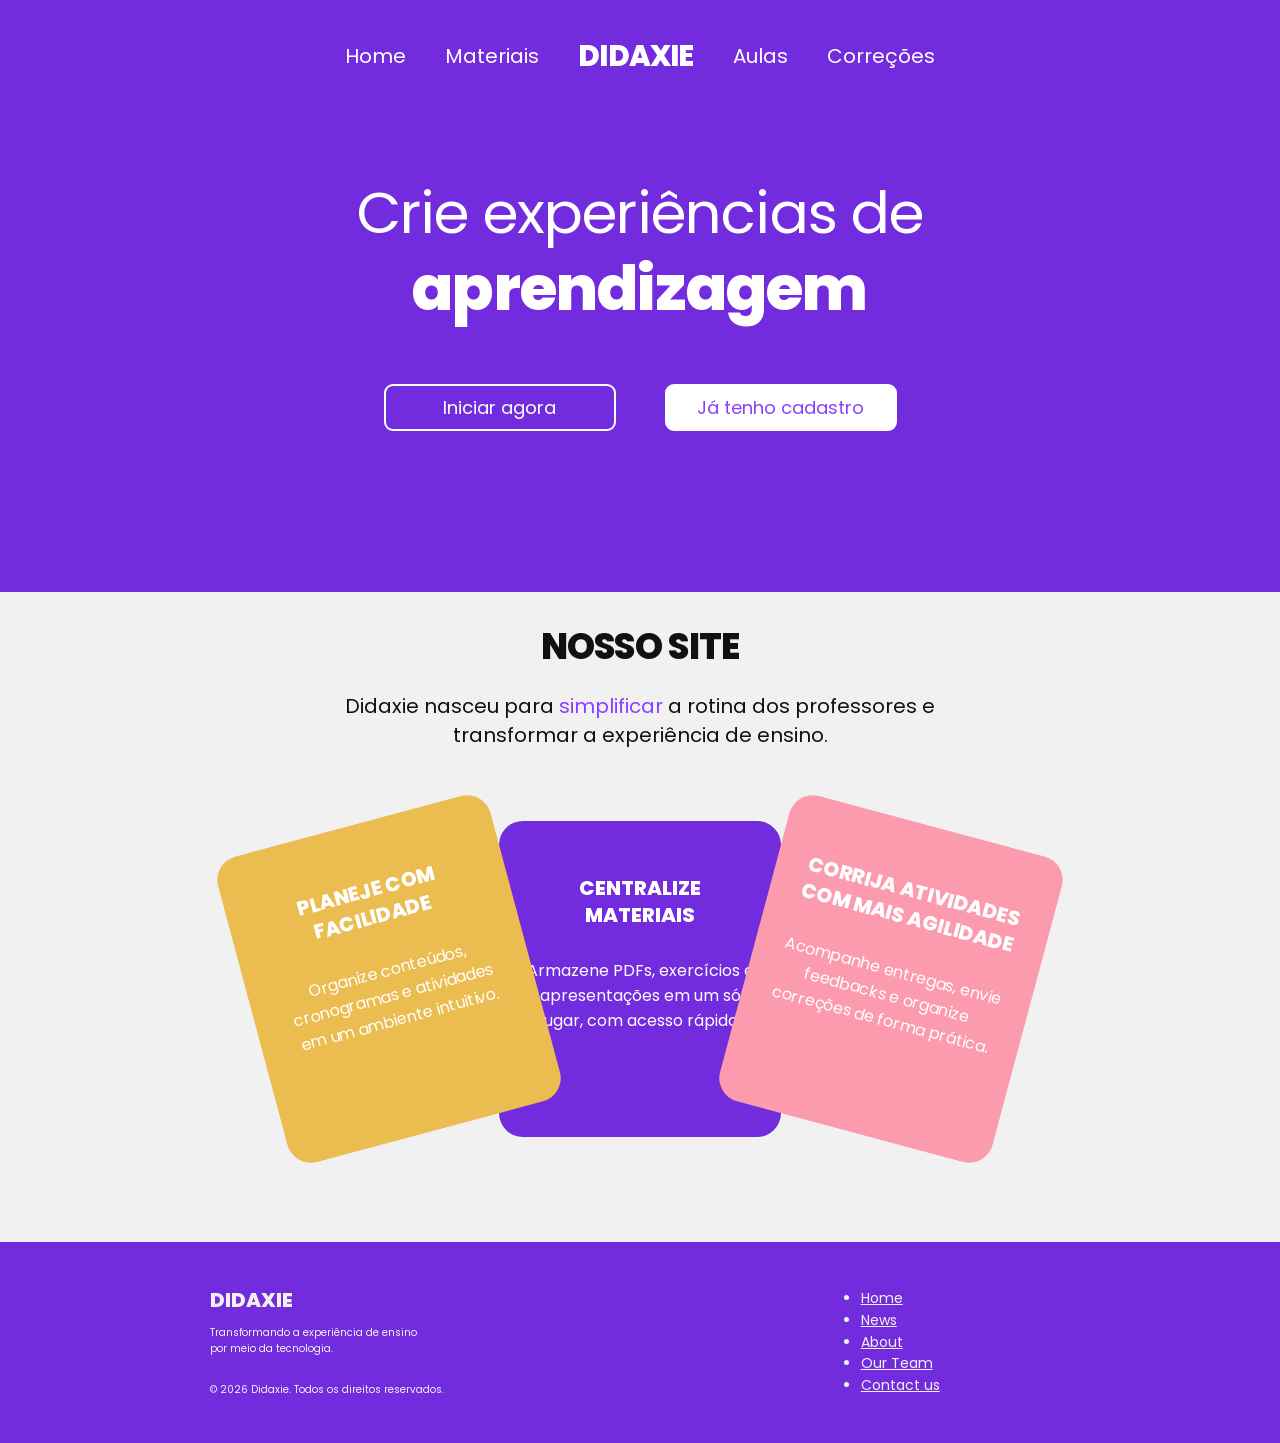
<file: DIDAXIE/index.html>
<!DOCTYPE html>
<html lang="pt-BR">
<head>
  <meta charset="UTF-8" />
  <meta name="viewport" content="width=device-width, initial-scale=1.0" />
  <title>Didaxie</title>
  <link rel="preconnect" href="https://fonts.googleapis.com">
  <link rel="preconnect" href="https://fonts.gstatic.com" crossorigin>
  <link href="https://fonts.googleapis.com/css2?family=Poppins:wght@400;500;600;700;800&display=swap" rel="stylesheet">
  <link rel="stylesheet" href="css/index.css" />
  <link rel="stylesheet" href="https://cdn-uicons.flaticon.com/3.0.0/uicons-brands/css/uicons-brands.css">
<link rel="stylesheet" href="https://cdn-uicons.flaticon.com/3.0.0/uicons-solid-rounded/css/uicons-solid-rounded.css">
</head>
<body>
  <header class="hero" id="home">
    <nav class="navbar container">
      <a href="#home">Home</a>
      <a href="#materiais">Materiais</a>
      <a class="brand" href="#home">DIDAXIE</a>
      <a href="#aulas">Aulas</a>
      <a href="#correcoes">Correções</a>
    </nav>

    <div class="hero-content container">
      <h1>Crie experiências de<br><strong>aprendizagem</strong></h1>
      <div class="hero-actions">
        <button class="btn btn-outline" id="startBtn">Iniciar agora</button>
        <button class="btn btn-light" id="loginBtn">Já tenho cadastro</button>
      </div>
    </div>
  </header>

  <main>
    <section class="about" id="aulas">
      <div class="container about-inner">
        <h2>NOSSO SITE</h2>
        <p>Didaxie nasceu para <span>simplificar</span> a rotina dos professores e<br class="desktop-only"> transformar a experiência de ensino.</p>

        <div class="cards">
          <article class="feature-card yellow card-left">
            <h3>PLANEJE COM<br>FACILIDADE</h3>
            <p>Organize conteúdos,<br>cronogramas e atividades<br>em um ambiente intuitivo.</p>
          </article>

          <article class="feature-card purple card-center" id="materiais">
            <h3>CENTRALIZE<br>MATERIAIS</h3>
            <p>Armazene PDFs, exercícios e<br>apresentações em um só<br>lugar, com acesso rápido.</p>
          </article>

          <article class="feature-card pink card-right" id="correcoes">
            <h3>CORRIJA ATIVIDADES<br>COM MAIS AGILIDADE</h3>
            <p>Acompanhe entregas, envie<br>feedbacks e organize<br>correções de forma prática.</p>
          </article>
        </div>
      </div>
    </section>
  </main>

  <footer class="footer">
    <div class="container footer-grid">
      <div class="footer-brand">
        <h3>DIDAXIE</h3>
        <p>Transformando a experiência de ensino<br>por meio da tecnologia.</p>
        <small>© 2026 Didaxie. Todos os direitos reservados.</small>
      </div>

      <div class="socials" aria-label="Redes sociais">
        <a href="#" title="YouTube"><i class="fi fi-brands-youtube"></i></a>
        <a href="#" title="Instagram"><i class="fi fi-brands-instagram"></i></a>
        <a href="#" title="E-mail"><i class="fi fi-sr-envelope"></i></a>
      </div>

      <ul class="footer-links">
        <li><a href="#home">Home</a></li>
        <li><a href="#">News</a></li>
        <li><a href="#">About</a></li>
        <li><a href="#">Our Team</a></li>
        <li><a href="#">Contact us</a></li>
      </ul>
    </div>
  </footer>

  <div class="toast" id="toast" role="status" aria-live="polite"></div>
  <script src="javaScript/index.js"></script>
</body>
</html>
</file>
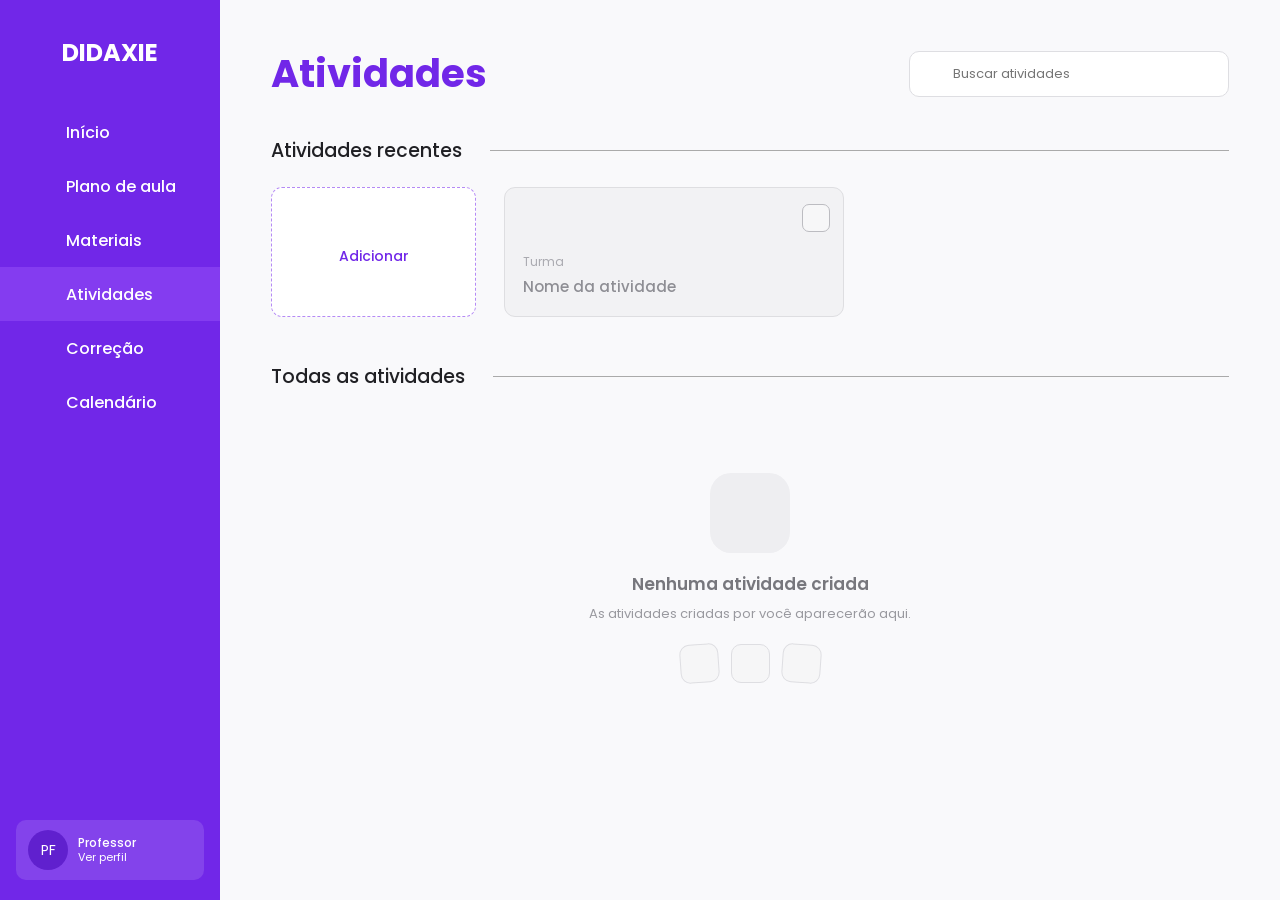
<file: DIDAXIE/atividades.html>
<!DOCTYPE html>
<html lang="pt-BR">
<head>
    <meta charset="UTF-8">
    <meta name="viewport" content="width=device-width, initial-scale=1.0">
    <title>Atividades | Didaxie</title>
    <link rel="preconnect" href="https://fonts.googleapis.com">
    <link rel="preconnect" href="https://fonts.gstatic.com" crossorigin>
    <link href="https://fonts.googleapis.com/css2?family=Poppins:wght@400;500;600;700&display=swap" rel="stylesheet">
    <link rel="stylesheet" href="https://cdn-uicons.flaticon.com/4.0.0/uicons-regular-rounded/css/uicons-regular-rounded.css">
    <link rel="stylesheet" href="css/navbar.css">
    <link rel="stylesheet" href="css/atividades.css">
</head>

<body>
    <button class="mobile-menu-button" id="mobileMenuButton" aria-label="Abrir menu">
        <i class="fi fi-rr-menu-burger"></i>
    </button>

    <aside class="sidebar" id="sidebar">
        <div class="sidebar-header">
            <a href="painel.html" class="logo">
                <span class="logo-completo">DIDAXIE</span>
                <span class="logo-reduzido">D</span>
            </a>

            <button class="sidebar-toggle" id="sidebarToggle" aria-label="Recolher menu">
                <i class="fi fi-rr-angle-small-left"></i>
            </button>
        </div>

        <nav class="sidebar-menu">
            <a href="painel.html" class="menu-item" data-label="Início">
                <i class="fi fi-rr-home"></i>
                <span>Início</span>
            </a>

            <a href="plano_aula.html" class="menu-item" data-label="Plano de aula">
                <i class="fi fi-rr-book-open-cover"></i>
                <span>Plano de aula</span>
            </a>

            <a href="materiais.html" class="menu-item" data-label="Materiais">
                <i class="fi fi-rr-folder-open"></i>
                <span>Materiais</span>
            </a>

            <a href="atividades.html" class="menu-item active" data-label="Atividades">
                <i class="fi fi-rr-document"></i>
                <span>Atividades</span>
            </a>

            <a href="correcao.html" class="menu-item" data-label="Correção">
                <i class="fi fi-rr-edit"></i>
                <span>Correção</span>
            </a>

            <a href="calendario.html" class="menu-item" data-label="Calendário">
                <i class="fi fi-rr-calendar"></i>
                <span>Calendário</span>
            </a>
        </nav>

        <a href="configuracoes.html" class="profile-card">
            <div class="profile-avatar">PF</div>

            <div class="profile-info">
                <strong>Professor</strong>
                <span>Ver perfil</span>
            </div>

            <i class="fi fi-rr-angle-small-right profile-arrow"></i>
        </a>
    </aside>

    <div class="sidebar-overlay" id="sidebarOverlay"></div>

    <main class="atividades-page">
        <header class="atividades-header">
            <h1>Atividades</h1>

            <div class="busca-atividades">
                <i class="fi fi-rr-search"></i>
                <input type="search" id="buscarAtividade" placeholder="Buscar atividades" autocomplete="off">
            </div>
        </header>

        <div class="barra-selecao" id="barraSelecao">
            <div class="barra-selecao-info">
                <i class="fi fi-rr-check-circle"></i>
                <span id="quantidadeSelecionada">0 atividades selecionadas</span>
            </div>

            <button type="button" id="limparSelecao">
                <i class="fi fi-rr-cross-small"></i>
                <span>Limpar seleção</span>
            </button>
        </div>

        <section class="secao-atividades">
            <div class="secao-titulo">
                <h2>Atividades recentes</h2>
                <div class="titulo-linha"></div>
            </div>

            <div class="recentes-grid">
                <a href="criar_atividade.html" class="adicionar-card">
                    <i class="fi fi-rr-plus"></i>
                    <span>Adicionar</span>
                </a>

                <div class="recentes-lista" id="atividadesRecentes"></div>
            </div>
        </section>

        <section class="secao-atividades todas-secao">
            <div class="secao-titulo">
                <h2>Todas as atividades</h2>
                <div class="titulo-linha"></div>
            </div>

            <div class="atividades-grid" id="todasAtividades"></div>
        </section>
    </main>

    <div class="menu-atividade" id="menuAtividade">
        <div class="menu-cabecalho">
            <strong id="menuNomeAtividade"></strong>
            <span id="menuTurmaAtividade"></span>
        </div>

        <div class="menu-separador"></div>

        <button type="button" class="menu-opcao" data-acao="editar">
            <i class="fi fi-rr-edit"></i>
            <span>Editar atividade</span>
        </button>

        <button type="button" class="menu-opcao" data-acao="visualizar">
            <i class="fi fi-rr-eye"></i>
            <span>Visualizar atividade</span>
        </button>

        <button type="button" class="menu-opcao" data-acao="correcao">
            <i class="fi fi-rr-check-circle"></i>
            <span>Correção</span>
        </button>

        <div class="menu-separador"></div>

        <button type="button" class="menu-opcao" data-acao="copiar">
            <i class="fi fi-rr-copy"></i>
            <span>Fazer uma cópia</span>
        </button>

        <button type="button" class="menu-opcao" data-acao="compartilhar">
            <i class="fi fi-rr-share"></i>
            <span>Compartilhar</span>
        </button>

        <button type="button" class="menu-opcao" data-acao="arquivar">
            <i class="fi fi-rr-box"></i>
            <span>Arquivar</span>
        </button>

        <div class="menu-separador"></div>

        <button type="button" class="menu-opcao excluir" data-acao="excluir">
            <i class="fi fi-rr-trash"></i>
            <span>Excluir</span>
        </button>
    </div>

    <div class="toast-atividade" id="toastAtividade">
        <i class="fi fi-rr-info"></i>
        <span id="toastTexto"></span>
    </div>

    <script src="javaScript/navbar.js"></script>
    <script src="javaScript/atividades.js"></script>
</body>
</html>
</file>
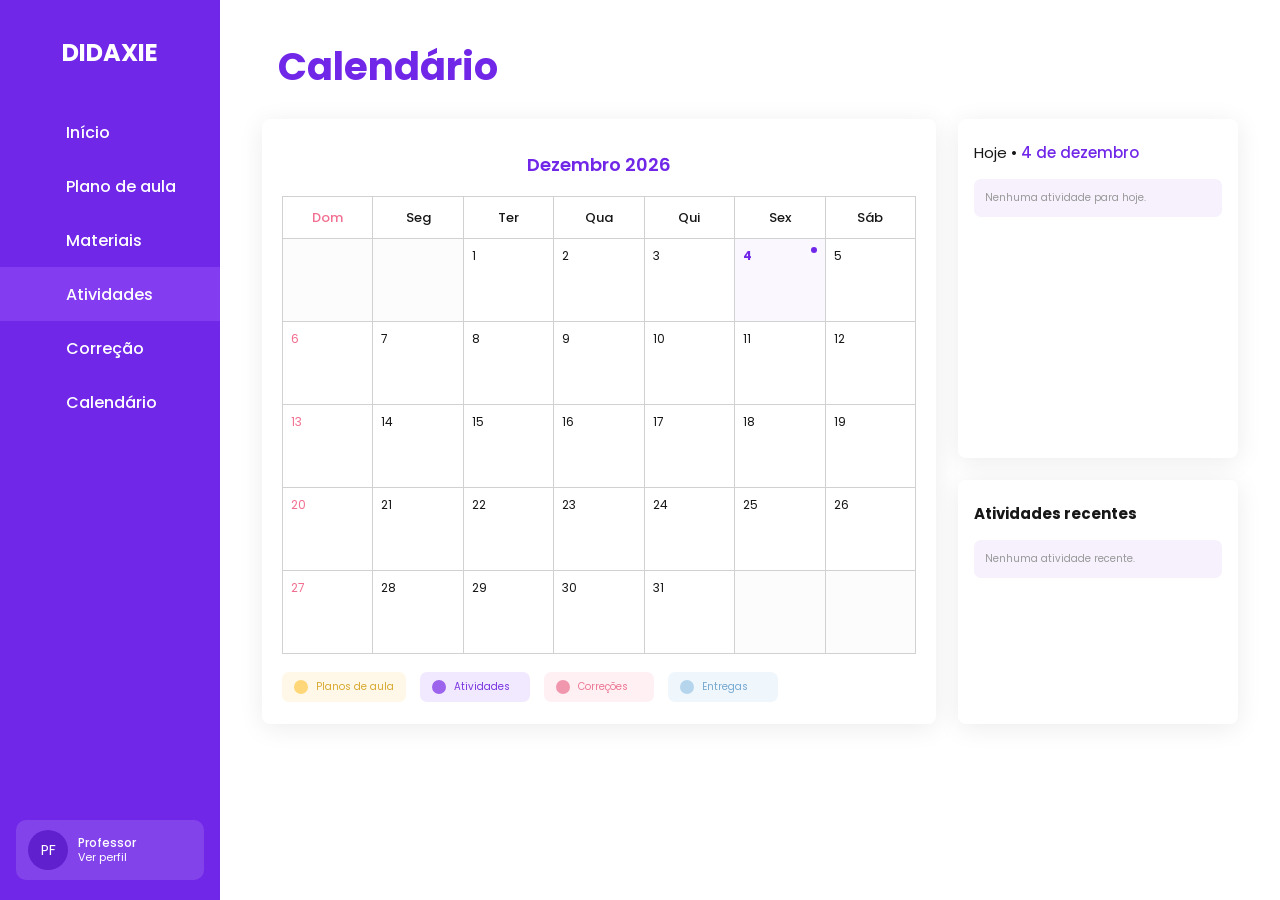
<file: DIDAXIE/calendario.html>
<!DOCTYPE html>
<html lang="pt-BR">
<head>
    <meta charset="UTF-8">
    <meta name="viewport" content="width=device-width, initial-scale=1.0">

    <title>Calendário | Didaxie</title>

    <link rel="preconnect" href="https://fonts.googleapis.com">
    <link rel="preconnect" href="https://fonts.gstatic.com" crossorigin>
    <link href="https://fonts.googleapis.com/css2?family=Poppins:wght@400;500;600;700&display=swap" rel="stylesheet">
    <link rel="stylesheet" href="https://cdn-uicons.flaticon.com/4.0.0/uicons-regular-rounded/css/uicons-regular-rounded.css">

    <link rel="stylesheet" href="css/navbar.css">
    <link rel="stylesheet" href="css/calendario.css">
</head>

<body>

    <button class="mobile-menu-button" id="mobileMenuButton" aria-label="Abrir menu">
    </button>

    <aside class="sidebar" id="sidebar">
        <div class="sidebar-header">
            <a href="" class="logo">
                <span class="logo-completo">DIDAXIE</span>
                <span class="logo-reduzido">D</span>
            </a>

            <button class="sidebar-toggle" id="sidebarToggle" aria-label="Recolher menu">
                <i class="fi fi-rr-angle-small-left"></i>
            </button>
        </div>

         <nav class="sidebar-menu">
            <a href="painel.html" class="menu-item" data-label="Início">
                <i class="fi fi-rr-home"></i>
                <span>Início</span>
            </a>
            <a href="plano_aula.html" class="menu-item" data-label="Plano de aula">
                <i class="fi fi-rr-book-open-cover"></i>
                <span>Plano de aula</span>
            </a>
            <a href="materiais.html" class="menu-item" data-label="Materiais">
                <i class="fi fi-rr-folder-open"></i>
                <span>Materiais</span>
            </a>
            <a href="atividades.html" class="menu-item active" data-label="Atividades">
                <i class="fi fi-rr-document"></i>
                <span>Atividades</span>
            </a>
            <a href="correcao.html" class="menu-item" data-label="Correção">
                <i class="fi fi-rr-edit"></i>
                <span>Correção</span>
            </a>
            <a href="calendario.html" class="menu-item" data-label="Calendário">
                <i class="fi fi-rr-calendar"></i>
                <span>Calendário</span>
            </a>
        </nav>

        <a href="configuracoes.html" class="profile-card">
            <div class="profile-avatar">PF</div>

            <div class="profile-info">
                <strong>Professor</strong>
                <span>Ver perfil</span>
            </div>

            <i class="fi fi-rr-angle-small-right profile-arrow"></i>
        </a>
    </aside>

    <div class="sidebar-overlay" id="sidebarOverlay"></div>

    <main class="calendar-page">
        <h1>Calendário</h1>

        <div class="calendar-layout">
            <section class="calendar-card">
                <div class="calendar-top">
                    <button class="month-button" id="previousMonth" aria-label="Mês anterior">
                        <i class="fi fi-rr-angle-left"></i>
                    </button>

                    <h2 id="monthTitle"></h2>

                    <button class="month-button" id="nextMonth" aria-label="Próximo mês">
                        <i class="fi fi-rr-angle-right"></i>
                    </button>
                </div>

                <div class="calendar-weekdays">
                    <div class="sunday">Dom</div>
                    <div>Seg</div>
                    <div>Ter</div>
                    <div>Qua</div>
                    <div>Qui</div>
                    <div>Sex</div>
                    <div>Sáb</div>
                </div>

                <div class="calendar-days" id="calendarDays"></div>

                <div class="calendar-legend">
                    <div class="legend-item lesson">
                        <span></span>
                        Planos de aula
                    </div>

                    <div class="legend-item activity">
                        <span></span>
                        Atividades
                    </div>

                    <div class="legend-item correction">
                        <span></span>
                        Correções
                    </div>

                    <div class="legend-item delivery">
                        <span></span>
                        Entregas
                    </div>
                </div>
            </section>

            <aside class="calendar-side">
                <section class="side-card today-card">
                    <p>Hoje • <strong id="todayDate"></strong></p>
                    <div class="side-events" id="todayEvents"></div>
                </section>

                <section class="side-card recent-card">
                    <h3>Atividades recentes</h3>
                    <div class="side-events" id="recentEvents"></div>
                </section>
            </aside>
        </div>
    </main>

    <div class="modal-backdrop" id="modalBackdrop"></div>

    <div class="event-modal" id="eventModal" role="dialog" aria-modal="true">
        <div class="modal-header">
            <h2 id="modalTitle">Adicionar ao calendário</h2>

            <button class="modal-close" id="modalClose" type="button">
                <i class="fi fi-rr-cross-small"></i>
            </button>
        </div>

        <form id="eventForm">
            <input
                type="text"
                id="eventTitle"
                class="event-title-input"
                placeholder="Ex: entrega notas 2º ano"
                maxlength="80"
                required
            >

            <label>Tipo de evento</label>

            <div class="event-select" id="eventSelect">
                <button class="event-select-button" id="eventSelectButton" type="button">
                    <span class="type-dot lesson-dot" id="selectedTypeDot"></span>
                    <span id="selectedTypeText">Planos de aula</span>
                    <i class="fi fi-rr-angle-small-down"></i>
                </button>

                <div class="event-options" id="eventOptions">
                    <button type="button" class="event-option" data-value="lesson">
                        <span class="type-dot lesson-dot"></span>
                        Planos de aula
                    </button>

                    <button type="button" class="event-option" data-value="activity">
                        <span class="type-dot activity-dot"></span>
                        Atividades
                    </button>

                    <button type="button" class="event-option" data-value="correction">
                        <span class="type-dot correction-dot"></span>
                        Correções
                    </button>

                    <button type="button" class="event-option" data-value="delivery">
                        <span class="type-dot delivery-dot"></span>
                        Entregas
                    </button>
                </div>
            </div>

            <div class="date-row">
                <div class="form-group">
                    <label for="startDate">Data de início</label>
                    <input type="date" id="startDate" required>
                </div>

                <div class="form-group" id="endDateGroup">
                    <label for="endDate">Data de término</label>
                    <input type="date" id="endDate">
                </div>
            </div>

            <label class="all-day">
                <input type="checkbox" id="allDay">
                <span class="custom-checkbox"></span>
                Dia todo
            </label>

            <div class="comment-group">
                <label for="eventComment">
                    Comentários <span>(opcional)</span>
                </label>

                <textarea
                    id="eventComment"
                    maxlength="300"
                    placeholder="Adicione alguma observação..."
                ></textarea>
            </div>

            <div class="modal-buttons">
                <button type="button" class="delete-button hidden" id="deleteButton">
                    <i class="fi fi-rr-trash"></i>
                    Excluir
                </button>

                <div class="modal-actions">
                    <button type="button" class="discard-button" id="discardButton">
                        Descartar
                    </button>

                    <button type="submit" class="save-button">
                        Salvar
                    </button>
                </div>
            </div>
        </form>
    </div>

    <div class="event-preview" id="eventPreview">
        <div class="event-preview-header">
            <div>
                <span class="type-dot" id="previewDot"></span>
                <strong id="previewTitle"></strong>
            </div>
        </div>

        <div class="event-preview-info">
            <p>
                <span>Tipo</span>
                <strong id="previewType"></strong>
            </p>

            <p>
                <span>Início</span>
                <strong id="previewStart"></strong>
            </p>

            <p id="previewEndRow">
                <span>Término</span>
                <strong id="previewEnd"></strong>
            </p>

            <p class="preview-comment-row" id="previewCommentRow">
                <span>Comentário</span>
                <strong id="previewComment"></strong>
            </p>
        </div>

        <button type="button" class="preview-edit-button" id="previewEditButton">
            <i class="fi fi-rr-edit"></i>
            Editar
        </button>
    </div>

    <script src="javaScript/navbar.js"></script>
    <script src="javaScript/calendario.js"></script>

</body>
</html>
</file>
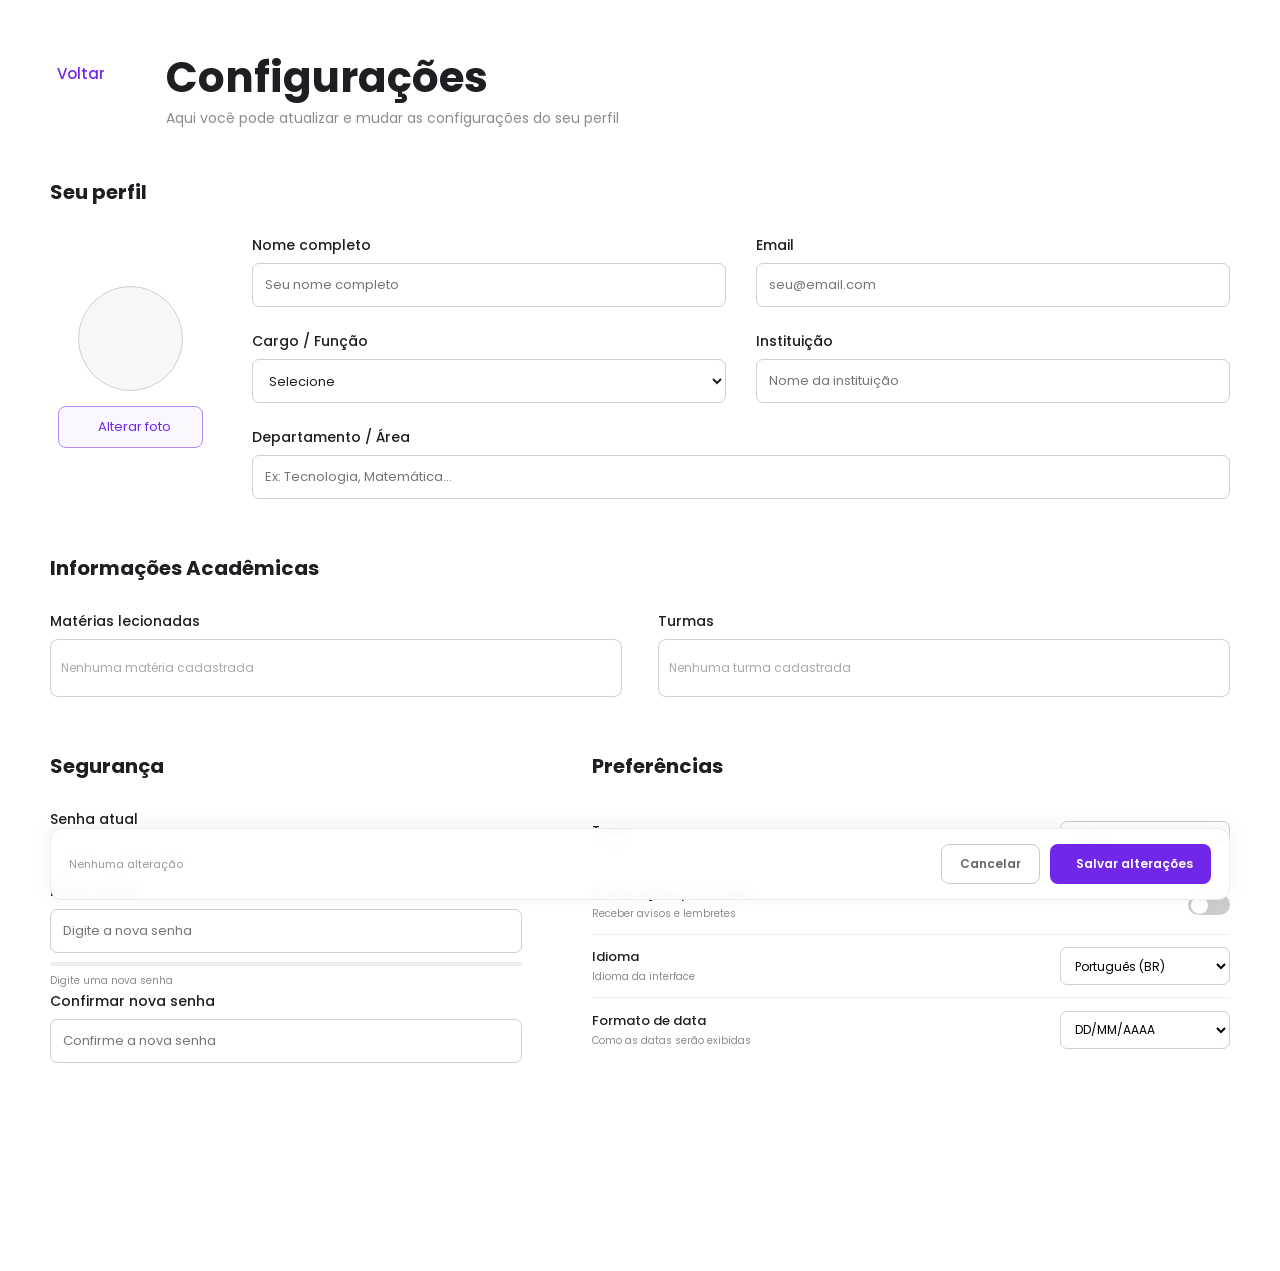
<file: DIDAXIE/configuracoes.html>
<!DOCTYPE html>
<html lang="pt-BR">
<head>
    <meta charset="UTF-8">
    <meta name="viewport" content="width=device-width, initial-scale=1.0">
    <title>Configurações | Didaxie</title>

    <link rel="preconnect" href="https://fonts.googleapis.com">
    <link rel="preconnect" href="https://fonts.gstatic.com" crossorigin>
    <link href="https://fonts.googleapis.com/css2?family=Poppins:wght@400;500;600;700&display=swap" rel="stylesheet">
    <link rel="stylesheet" href="https://cdn-uicons.flaticon.com/4.0.0/uicons-regular-rounded/css/uicons-regular-rounded.css">

    <link rel="stylesheet" href="css/configuracoes.css">
</head>
<body>

<main class="config-page">

    <header class="config-header">
        <a href="painel.html" class="voltar">
            <i class="fi fi-rr-angle-left"></i>
            Voltar
        </a>

        <div>
            <h1>Configurações</h1>
            <p>Aqui você pode atualizar e mudar as configurações do seu perfil</p>
        </div>
    </header>

    <form id="configForm">

        <section class="config-section">
            <h2>Seu perfil</h2>

            <div class="perfil-layout">

                <div class="foto-area">
                    <div class="foto-preview" id="fotoPreview">
                        <i class="fi fi-rr-user"></i>
                        <img id="fotoImagem" alt="Foto do perfil">
                    </div>

                    <button type="button" class="btn-outline" id="alterarFoto">
                        <i class="fi fi-rr-camera"></i>
                        Alterar foto
                    </button>

                    <input type="file" id="inputFoto" accept=".jpg,.jpeg,.png,.webp" hidden>
                </div>

                <div class="perfil-campos">

                    <div class="campo">
                        <label for="nomeCompleto">Nome completo</label>
                        <input type="text" id="nomeCompleto" placeholder="Seu nome completo">
                    </div>

                    <div class="campo">
                        <label for="email">Email</label>
                        <input type="email" id="email" placeholder="seu@email.com">
                    </div>

                    <div class="campo">
                        <label for="cargo">Cargo / Função</label>
                        <select id="cargo">
                            <option value="">Selecione</option>
                            <option value="professor">Professor</option>
                            <option value="coordenador">Coordenador</option>
                            <option value="gestor">Gestor</option>
                        </select>
                    </div>

                    <div class="campo">
                        <label for="instituicao">Instituição</label>
                        <input type="text" id="instituicao" placeholder="Nome da instituição">
                    </div>

                    <div class="campo campo-completo">
                        <label for="departamento">Departamento / Área</label>
                        <input type="text" id="departamento" placeholder="Ex: Tecnologia, Matemática...">
                    </div>

                </div>
            </div>
        </section>

        <section class="config-section">
            <h2>Informações Acadêmicas</h2>

            <div class="academico-grid">

                <div class="campo">
                    <label>Matérias lecionadas</label>

                    <div class="multi-select" id="materiasSelect">
                        <div class="chips" id="materiasChips">
                            <span class="placeholder-chip">Nenhuma matéria cadastrada</span>
                        </div>

                        <button type="button" class="multi-select-button" id="abrirMaterias" aria-label="Selecionar matérias">
                            <i class="fi fi-rr-angle-small-down"></i>
                        </button>

                        <div class="multi-options" id="materiasOpcoes"></div>
                    </div>
                </div>

                <div class="campo">
                    <label>Turmas</label>

                    <div class="multi-select" id="turmasSelect">
                        <div class="chips" id="turmasChips">
                            <span class="placeholder-chip">Nenhuma turma cadastrada</span>
                        </div>

                        <button type="button" class="multi-select-button" id="abrirTurmas" aria-label="Selecionar turmas">
                            <i class="fi fi-rr-angle-small-down"></i>
                        </button>

                        <div class="multi-options" id="turmasOpcoes"></div>
                    </div>
                </div>

            </div>
        </section>

        <section class="config-bottom">

            <section class="config-section seguranca">
                <h2>Segurança</h2>

                <div class="campo senha-campo">
                    <label for="senhaAtual">Senha atual</label>

                    <div class="input-senha">
                        <input type="password" id="senhaAtual" placeholder="Digite a senha atual">
                        <button type="button" class="ver-senha" data-target="senhaAtual" aria-label="Mostrar senha">
                            <i class="fi fi-rr-eye"></i>
                        </button>
                    </div>
                </div>

                <div class="campo senha-campo">
                    <label for="novaSenha">Nova senha</label>

                    <div class="input-senha">
                        <input type="password" id="novaSenha" placeholder="Digite a nova senha">
                        <button type="button" class="ver-senha" data-target="novaSenha" aria-label="Mostrar senha">
                            <i class="fi fi-rr-eye"></i>
                        </button>
                    </div>

                    <div class="forca-senha">
                        <div class="forca-barra">
                            <span id="forcaBarra"></span>
                        </div>
                        <small id="forcaTexto">Digite uma nova senha</small>
                    </div>
                </div>

                <div class="campo senha-campo">
                    <label for="confirmarSenha">Confirmar nova senha</label>

                    <div class="input-senha">
                        <input type="password" id="confirmarSenha" placeholder="Confirme a nova senha">
                        <button type="button" class="ver-senha" data-target="confirmarSenha" aria-label="Mostrar senha">
                            <i class="fi fi-rr-eye"></i>
                        </button>
                    </div>

                    <small class="senha-erro" id="senhaErro"></small>
                </div>
            </section>

            <section class="config-section preferencias">
                <h2>Preferências</h2>

                <div class="preferencia-item">
                    <div>
                        <strong>Tema</strong>
                        <span>Escolha o tema da interface</span>
                    </div>

                    <select id="tema">
                        <option value="claro">Claro</option>
                        <option value="escuro">Escuro</option>
                        <option value="sistema">Sistema</option>
                    </select>
                </div>

                <div class="preferencia-item">
                    <div>
                        <strong>Notificações por e-mail</strong>
                        <span>Receber avisos e lembretes</span>
                    </div>

                    <label class="switch">
                        <input type="checkbox" id="notificacoesEmail">
                        <span class="switch-slider"></span>
                    </label>
                </div>

                <div class="preferencia-item">
                    <div>
                        <strong>Idioma</strong>
                        <span>Idioma da interface</span>
                    </div>

                    <select id="idioma">
                        <option value="pt-BR">Português (BR)</option>
                        <option value="en">English</option>
                    </select>
                </div>

                <div class="preferencia-item">
                    <div>
                        <strong>Formato de data</strong>
                        <span>Como as datas serão exibidas</span>
                    </div>

                    <select id="formatoData">
                        <option value="dd-mm-yyyy">DD/MM/AAAA</option>
                        <option value="mm-dd-yyyy">MM/DD/AAAA</option>
                        <option value="yyyy-mm-dd">AAAA/MM/DD</option>
                    </select>
                </div>
            </section>

        </section>

        <div class="acoes-config">
            <span class="alteracoes-status" id="alteracoesStatus">
                Nenhuma alteração
            </span>

            <div>
                <button type="button" class="btn-cancelar" id="cancelarAlteracoes">
                    Cancelar
                </button>

                <button type="submit" class="btn-salvar">
                    <i class="fi fi-rr-disk"></i>
                    Salvar alterações
                </button>
            </div>
        </div>

    </form>

</main>

<div class="toast" id="toast">
    <i class="fi fi-rr-check-circle"></i>
    <span id="toastTexto"></span>
</div>

<script src="javaScript/configuracoes.js"></script>

</body>
</html>
</file>
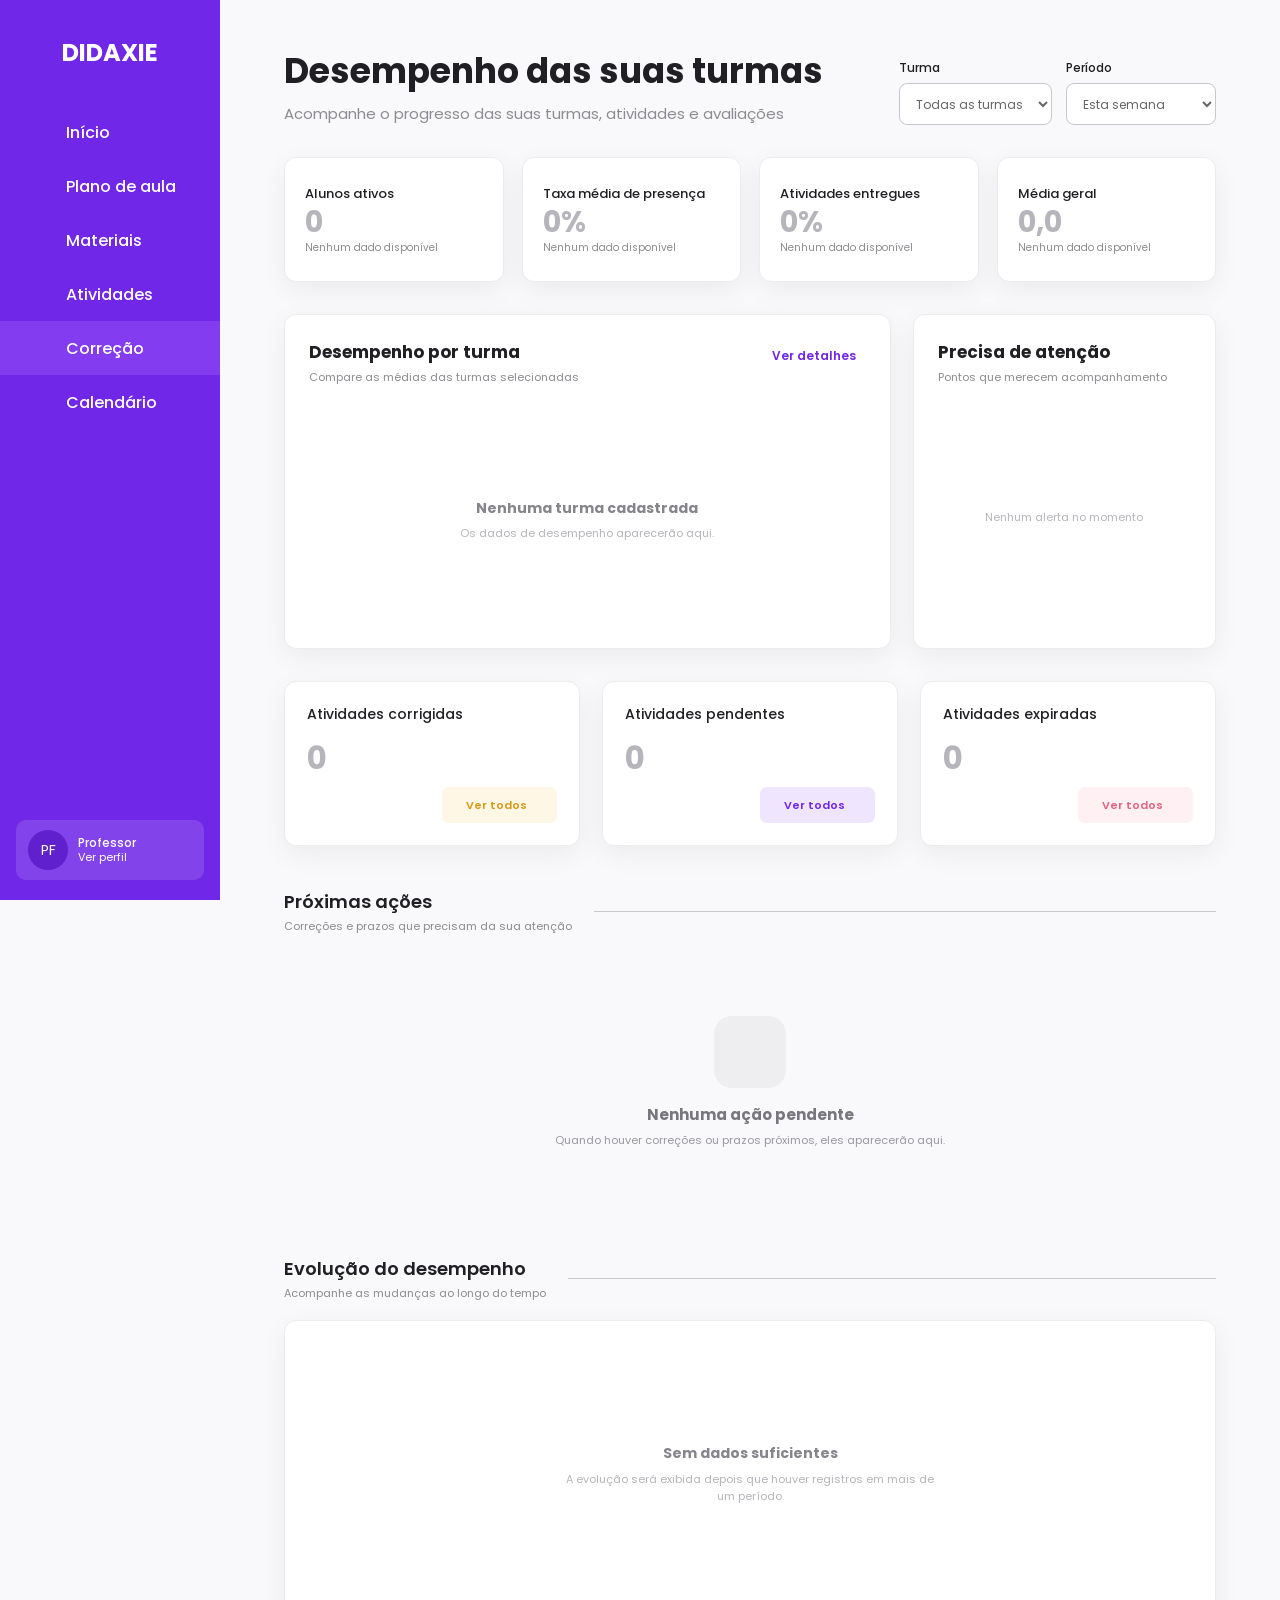
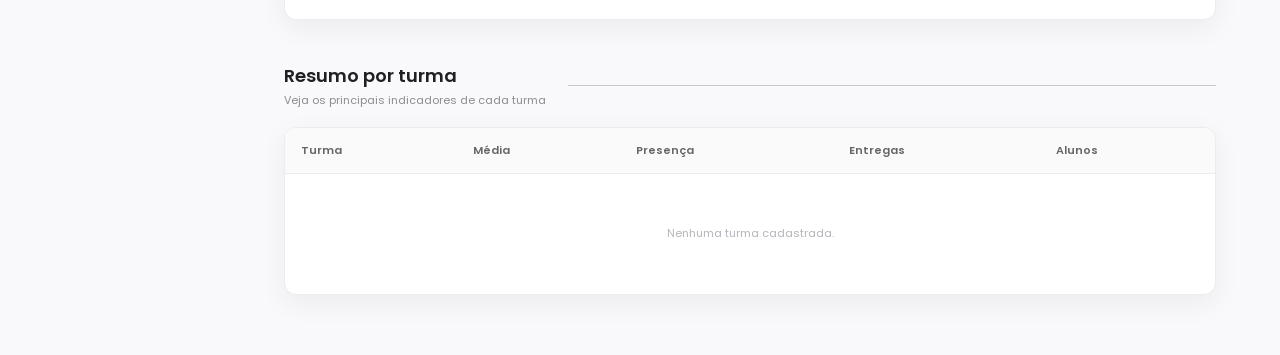
<file: DIDAXIE/correcao.html>
<!DOCTYPE html>
<html lang="pt-BR">
<head>
    <meta charset="UTF-8">
    <meta name="viewport" content="width=device-width, initial-scale=1.0">
    <title>Correção | Didaxie</title>

    <link rel="preconnect" href="https://fonts.googleapis.com">
    <link rel="preconnect" href="https://fonts.gstatic.com" crossorigin>
    <link href="https://fonts.googleapis.com/css2?family=Poppins:wght@400;500;600;700&display=swap" rel="stylesheet">

    <link rel="stylesheet" href="https://cdn-uicons.flaticon.com/4.0.0/uicons-regular-rounded/css/uicons-regular-rounded.css">

    <link rel="stylesheet" href="css/navbar.css">
    <link rel="stylesheet" href="css/correcao.css">
</head>
<body>

<button class="mobile-menu-button" id="mobileMenuButton" aria-label="Abrir menu">
    <i class="fi fi-rr-menu-burger"></i>
</button>

<aside class="sidebar" id="sidebar">
    <div class="sidebar-header">
        <a href="painel.html" class="logo">
            <span class="logo-completo">DIDAXIE</span>
            <span class="logo-reduzido">D</span>
        </a>

        <button class="sidebar-toggle" id="sidebarToggle" aria-label="Recolher menu">
            <i class="fi fi-rr-angle-small-left"></i>
        </button>
    </div>

    <nav class="sidebar-menu">
        <a href="painel.html" class="menu-item" data-label="Início">
            <i class="fi fi-rr-home"></i>
            <span>Início</span>
        </a>

        <a href="plano_aula.html" class="menu-item" data-label="Plano de aula">
            <i class="fi fi-rr-book-open-cover"></i>
            <span>Plano de aula</span>
        </a>

        <a href="materiais.html" class="menu-item" data-label="Materiais">
            <i class="fi fi-rr-folder-open"></i>
            <span>Materiais</span>
        </a>

        <a href="atividades.html" class="menu-item" data-label="Atividades">
            <i class="fi fi-rr-document"></i>
            <span>Atividades</span>
        </a>

        <a href="correcao.html" class="menu-item active" data-label="Correção">
            <i class="fi fi-rr-edit"></i>
            <span>Correção</span>
        </a>

        <a href="calendario.html" class="menu-item" data-label="Calendário">
            <i class="fi fi-rr-calendar"></i>
            <span>Calendário</span>
        </a>
    </nav>

    <a href="configuracoes.html" class="profile-card">
        <div class="profile-avatar">PF</div>

        <div class="profile-info">
            <strong>Professor</strong>
            <span>Ver perfil</span>
        </div>

        <i class="fi fi-rr-angle-small-right profile-arrow"></i>
    </a>
</aside>

<div class="sidebar-overlay" id="sidebarOverlay"></div>

<main class="desempenho-page">

    <header class="desempenho-header">
        <div>
            <h1>Desempenho das suas turmas</h1>
            <p>Acompanhe o progresso das suas turmas, atividades e avaliações</p>
        </div>

        <div class="filtros-topo">
            <div class="filtro">
                <label for="filtroTurma">Turma</label>
                <select id="filtroTurma">
                    <option value="">Todas as turmas</option>
                </select>
            </div>

            <div class="filtro">
                <label for="filtroPeriodo">Período</label>
                <select id="filtroPeriodo">
                    <option value="semana">Esta semana</option>
                    <option value="mes">Este mês</option>
                    <option value="bimestre">Bimestre</option>
                    <option value="semestre">Semestre</option>
                </select>
            </div>
        </div>
    </header>

    <section class="metricas-grid">

        <article class="metrica-card alunos">
            <div class="metrica-topo">
                <span>Alunos ativos</span>
                <i class="fi fi-rr-users"></i>
            </div>
            <strong id="totalAlunos" class="valor-vazio">0</strong>
            <small id="textoAlunos">Nenhum dado disponível</small>
        </article>

        <article class="metrica-card presenca">
            <div class="metrica-topo">
                <span>Taxa média de presença</span>
                <i class="fi fi-rr-calendar-check"></i>
            </div>
            <strong id="taxaPresenca" class="valor-vazio">0%</strong>
            <small id="textoPresenca">Nenhum dado disponível</small>
        </article>

        <article class="metrica-card entregas">
            <div class="metrica-topo">
                <span>Atividades entregues</span>
                <i class="fi fi-rr-document-signed"></i>
            </div>
            <strong id="taxaEntregas" class="valor-vazio">0%</strong>
            <small id="textoEntregas">Nenhum dado disponível</small>
        </article>

        <article class="metrica-card media">
            <div class="metrica-topo">
                <span>Média geral</span>
                <i class="fi fi-rr-chart-line-up"></i>
            </div>
            <strong id="mediaGeralTopo" class="valor-vazio">0,0</strong>
            <small id="textoMediaTopo">Nenhum dado disponível</small>
        </article>

    </section>

    <section class="visao-principal">

        <article class="grafico-card">
            <header class="card-header">
                <div>
                    <h2>Desempenho por turma</h2>
                    <p>Compare as médias das turmas selecionadas</p>
                </div>

                <a href="#" class="ver-mais">Ver detalhes</a>
            </header>

            <div class="grafico-area" id="graficoTurmas">
                <div class="grafico-vazio">
                    <i class="fi fi-rr-chart-histogram"></i>
                    <strong>Nenhuma turma cadastrada</strong>
                    <span>Os dados de desempenho aparecerão aqui.</span>
                </div>
            </div>
        </article>

        <article class="atencao-card">
            <header class="card-header">
                <div>
                    <h2>Precisa de atenção</h2>
                    <p>Pontos que merecem acompanhamento</p>
                </div>
            </header>

            <div class="atencao-lista" id="listaAtencao">
                <div class="estado-vazio-menor">
                    <i class="fi fi-rr-bell-ring"></i>
                    <span>Nenhum alerta no momento</span>
                </div>
            </div>
        </article>

    </section>

    <section class="status-grid">

        <article class="status-card corrigidas">
            <div class="status-topo">
                <span>Atividades corrigidas</span>
                <i class="fi fi-rr-check-circle"></i>
            </div>

            <strong id="totalCorrigidas" class="valor-vazio">0</strong>

            <a href="#" class="status-link">
                Ver todos
                <i class="fi fi-rr-arrow-small-right"></i>
            </a>
        </article>

        <article class="status-card pendentes">
            <div class="status-topo">
                <span>Atividades pendentes</span>
                <i class="fi fi-rr-time-check"></i>
            </div>

            <strong id="totalPendentes" class="valor-vazio">0</strong>

            <a href="#" class="status-link">
                Ver todos
                <i class="fi fi-rr-arrow-small-right"></i>
            </a>
        </article>

        <article class="status-card expiradas">
            <div class="status-topo">
                <span>Atividades expiradas</span>
                <i class="fi fi-rr-calendar-exclamation"></i>
            </div>

            <strong id="totalExpiradas" class="valor-vazio">0</strong>

            <a href="#" class="status-link">
                Ver todos
                <i class="fi fi-rr-arrow-small-right"></i>
            </a>
        </article>

    </section>

    <section class="acoes-section">
        <div class="section-title">
            <div>
                <h2>Próximas ações</h2>
                <p>Correções e prazos que precisam da sua atenção</p>
            </div>
            <div class="section-line"></div>
        </div>

        <div class="acoes-lista" id="proximasAcoes">
            <div class="estado-vazio-grande">
                <div class="estado-vazio-icone">
                    <i class="fi fi-rr-calendar-clock"></i>
                </div>
                <h3>Nenhuma ação pendente</h3>
                <p>Quando houver correções ou prazos próximos, eles aparecerão aqui.</p>
            </div>
        </div>
    </section>

    <section class="evolucao-section">
        <div class="section-title">
            <div>
                <h2>Evolução do desempenho</h2>
                <p>Acompanhe as mudanças ao longo do tempo</p>
            </div>
            <div class="section-line"></div>
        </div>

        <article class="evolucao-card">
            <div class="evolucao-vazio" id="graficoEvolucao">
                <i class="fi fi-rr-chart-line-up"></i>
                <strong>Sem dados suficientes</strong>
                <span>A evolução será exibida depois que houver registros em mais de um período.</span>
            </div>
        </article>
    </section>

    <section class="resumo-turmas-section">
        <div class="section-title">
            <div>
                <h2>Resumo por turma</h2>
                <p>Veja os principais indicadores de cada turma</p>
            </div>
            <div class="section-line"></div>
        </div>

        <div class="tabela-wrapper">
            <table class="resumo-tabela">
                <thead>
                    <tr>
                        <th>Turma</th>
                        <th>Média</th>
                        <th>Presença</th>
                        <th>Entregas</th>
                        <th>Alunos</th>
                    </tr>
                </thead>

                <tbody id="resumoTurmas">
                    <tr class="tabela-vazia">
                        <td colspan="5">
                            Nenhuma turma cadastrada.
                        </td>
                    </tr>
                </tbody>
            </table>
        </div>
    </section>

</main>

<script src="javaScript/navbar.js"></script>
<script src="javaScript/correcao.js"></script>

</body>
</html>
</file>
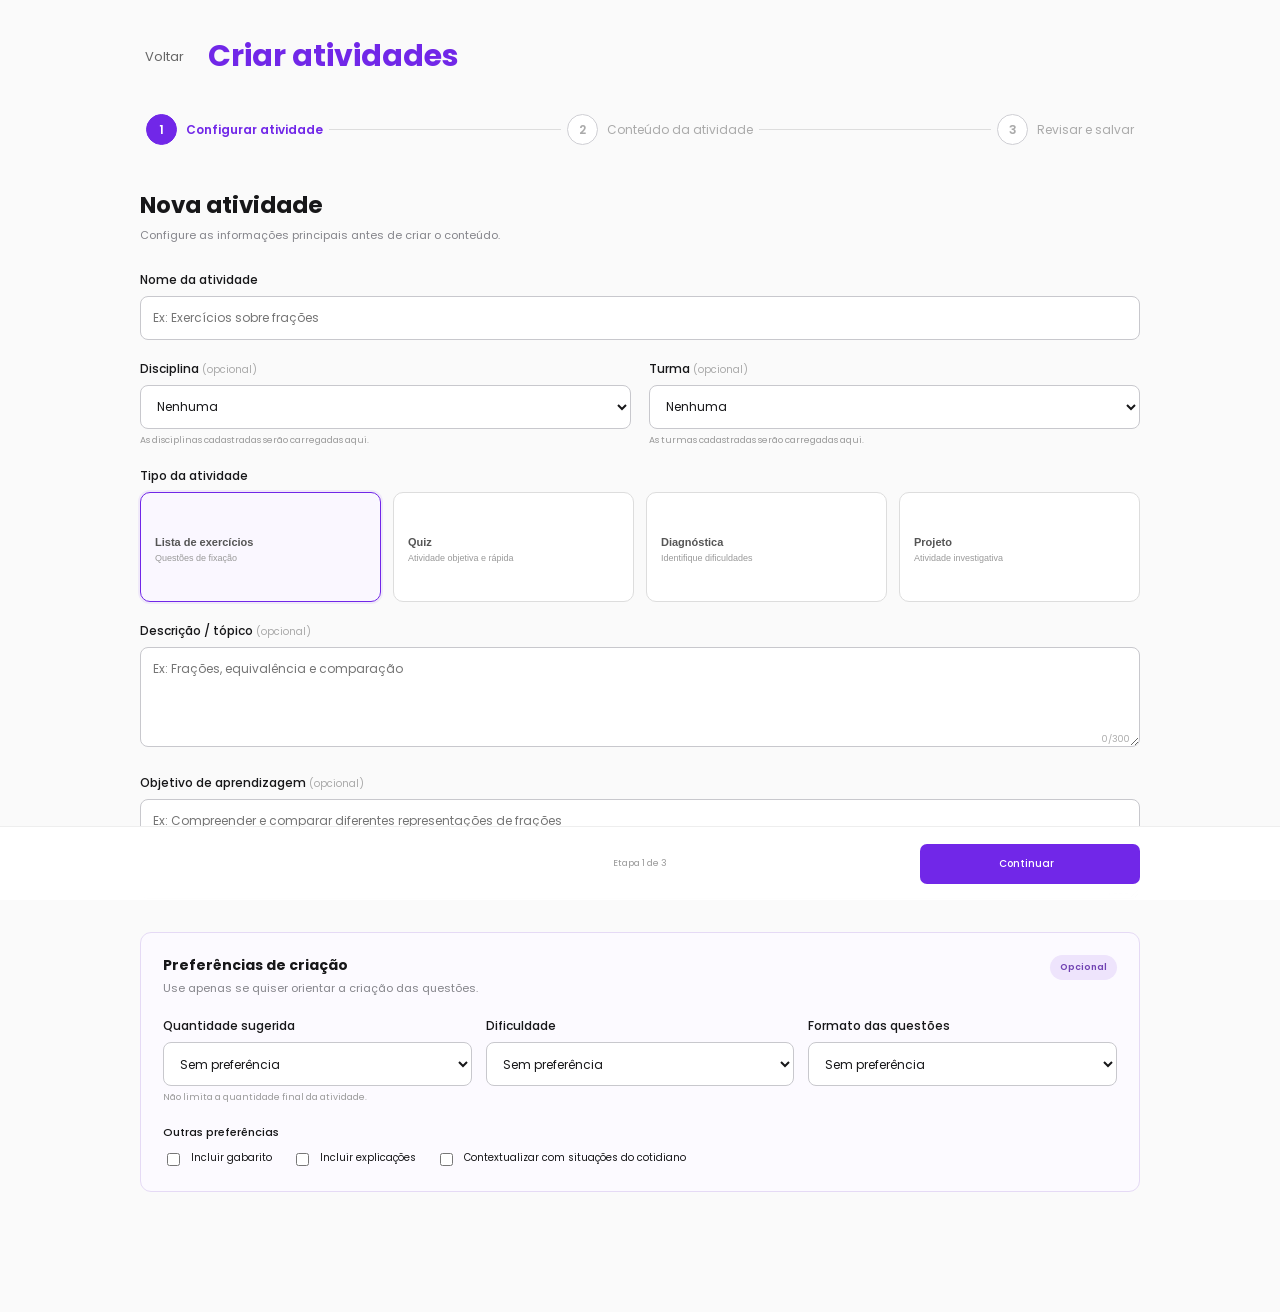
<file: DIDAXIE/criar_atividade.html>
<!DOCTYPE html>
<html lang="pt-BR">
<head>
    <meta charset="UTF-8">
    <meta name="viewport" content="width=device-width, initial-scale=1.0">
    <title>Criar atividade | Didaxie</title>
    <link rel="preconnect" href="https://fonts.googleapis.com">
    <link rel="preconnect" href="https://fonts.gstatic.com" crossorigin>
    <link href="https://fonts.googleapis.com/css2?family=Poppins:wght@400;500;600;700&display=swap" rel="stylesheet">
    <link rel="stylesheet" href="https://cdn-uicons.flaticon.com/4.0.0/uicons-regular-rounded/css/uicons-regular-rounded.css">
    <link rel="stylesheet" href="css/criar_atividade.css">
</head>
<body>
<main class="atividade-page">
    <header class="pagina-header">
        <a href="atividades.html" class="voltar-link">
            <i class="fi fi-rr-angle-left"></i>
            Voltar
        </a>
        <h1>Criar atividades</h1>
    </header>

    <nav class="etapas-nav" aria-label="Etapas da criação da atividade">
        <button type="button" class="etapa-nav ativa liberada" data-ir-etapa="1">
            <span class="numero">1</span>
            <span class="texto">Configurar atividade</span>
        </button>

        <div class="linha-etapa"></div>

        <button type="button" class="etapa-nav" data-ir-etapa="2" disabled>
            <span class="numero">2</span>
            <span class="texto">Conteúdo da atividade</span>
        </button>

        <div class="linha-etapa"></div>

        <button type="button" class="etapa-nav" data-ir-etapa="3" disabled>
            <span class="numero">3</span>
            <span class="texto">Revisar e salvar</span>
        </button>
    </nav>

    <!-- ETAPA 1 -->
    <section class="etapa ativa" data-etapa="1">
        <div class="etapa-titulo">
            <h2>Nova atividade</h2>
            <p>Configure as informações principais antes de criar o conteúdo.</p>
        </div>

        <div class="campo">
            <label for="nomeAtividade">Nome da atividade</label>
            <input type="text" id="nomeAtividade" maxlength="100" placeholder="Ex: Exercícios sobre frações">
            <small class="erro-campo" id="erroNomeAtividade"></small>
        </div>

        <div class="grid-dois">
            <div class="campo">
                <label for="disciplina">
                    Disciplina
                    <span class="opcional">(opcional)</span>
                </label>

                <select id="disciplina">
                    <option value="">Nenhuma</option>
                </select>

                <small>As disciplinas cadastradas serão carregadas aqui.</small>
            </div>

            <div class="campo">
                <label for="turma">
                    Turma
                    <span class="opcional">(opcional)</span>
                </label>

                <select id="turma">
                    <option value="">Nenhuma</option>
                </select>

                <small>As turmas cadastradas serão carregadas aqui.</small>
            </div>
        </div>

        <div class="campo">
            <label>Tipo da atividade</label>

            <div class="tipos-grid">
                <button type="button" class="tipo-card selecionado" data-tipo="lista">
                    <i class="fi fi-rr-list-check"></i>
                    <strong>Lista de exercícios</strong>
                    <span>Questões de fixação</span>
                </button>

                <button type="button" class="tipo-card" data-tipo="quiz">
                    <i class="fi fi-rr-interrogation"></i>
                    <strong>Quiz</strong>
                    <span>Atividade objetiva e rápida</span>
                </button>

                <button type="button" class="tipo-card" data-tipo="diagnostica">
                    <i class="fi fi-rr-chart-histogram"></i>
                    <strong>Diagnóstica</strong>
                    <span>Identifique dificuldades</span>
                </button>

                <button type="button" class="tipo-card" data-tipo="projeto">
                    <i class="fi fi-rr-bulb"></i>
                    <strong>Projeto</strong>
                    <span>Atividade investigativa</span>
                </button>
            </div>
        </div>

        <div class="campo campo-textarea">
            <label for="descricao">
                Descrição / tópico
                <span class="opcional">(opcional)</span>
            </label>

            <textarea id="descricao" maxlength="300" placeholder="Ex: Frações, equivalência e comparação"></textarea>

            <span class="contador">
                <span id="contadorDescricao">0</span>/300
            </span>
        </div>

        <div class="campo campo-textarea">
            <label for="objetivo">
                Objetivo de aprendizagem
                <span class="opcional">(opcional)</span>
            </label>

            <textarea id="objetivo" maxlength="500" placeholder="Ex: Compreender e comparar diferentes representações de frações"></textarea>

            <span class="contador">
                <span id="contadorObjetivo">0</span>/500
            </span>
        </div>

        <section class="config-opcional" id="configQuestoes">
            <div class="config-opcional-header">
                <div>
                    <h3>Preferências de criação</h3>
                    <p>Use apenas se quiser orientar a criação das questões.</p>
                </div>

                <span class="badge-opcional">Opcional</span>
            </div>

            <div class="config-grid">
                <div class="campo">
                    <label for="quantidade">Quantidade sugerida</label>

                    <select id="quantidade">
                        <option value="">Sem preferência</option>
                        <option value="5">Cerca de 5 questões</option>
                        <option value="10">Cerca de 10 questões</option>
                        <option value="15">Cerca de 15 questões</option>
                        <option value="20">Cerca de 20 questões</option>
                    </select>

                    <small>Não limita a quantidade final da atividade.</small>
                </div>

                <div class="campo">
                    <label for="dificuldade">Dificuldade</label>

                    <select id="dificuldade">
                        <option value="">Sem preferência</option>
                        <option value="facil">Fácil</option>
                        <option value="media">Média</option>
                        <option value="dificil">Difícil</option>
                    </select>
                </div>

                <div class="campo" id="campoFormato">
                    <label for="formato">Formato das questões</label>

                    <select id="formato">
                        <option value="">Sem preferência</option>
                        <option value="misto">Objetivas e dissertativas</option>
                        <option value="objetivas">Somente objetivas</option>
                        <option value="dissertativas">Somente dissertativas</option>
                    </select>
                </div>
            </div>

            <div class="preferencias-opcionais" id="preferenciasQuestoes">
                <span class="preferencias-titulo">Outras preferências</span>

                <div class="preferencias">
                    <label class="check-label">
                        <input type="checkbox" id="incluirGabarito">
                        <span>Incluir gabarito</span>
                    </label>

                    <label class="check-label">
                        <input type="checkbox" id="incluirExplicacoes">
                        <span>Incluir explicações</span>
                    </label>

                    <label class="check-label">
                        <input type="checkbox" id="contextualizacao">
                        <span>Contextualizar com situações do cotidiano</span>
                    </label>
                </div>
            </div>
        </section>
    </section>

    <!-- ETAPA 2 -->
    <section class="etapa" data-etapa="2">
        <div class="etapa-titulo conteudo-titulo">
            <div>
                <span class="tipo-atual" id="tipoAtualTexto">Lista de exercícios</span>
                <h2 id="tituloConteudo">Monte sua lista de exercícios</h2>
                <p id="descricaoConteudo">Adicione e organize as questões da atividade.</p>
            </div>

            <div class="modo-tabs">
                <button type="button" class="modo-tab ativo" data-modo="manual">
                    <i class="fi fi-rr-edit"></i>
                    Manual
                </button>

                <button type="button" class="modo-tab" data-modo="ia">
                    <i class="fi fi-rr-sparkles"></i>
                    Com IA
                </button>
            </div>
        </div>

        <div id="modoManual">
            <div id="conteudoQuestoes">
                <div class="config-especifica escondido" id="configQuiz">
                    <div class="campo">
                        <label for="tempoQuiz">Tempo por questão</label>

                        <select id="tempoQuiz">
                            <option value="0">Sem limite</option>
                            <option value="15">15 segundos</option>
                            <option value="30">30 segundos</option>
                            <option value="60">1 minuto</option>
                            <option value="120">2 minutos</option>
                        </select>
                    </div>

                    <label class="check-config">
                        <input type="checkbox" id="quizEmbaralhar">

                        <span>
                            <strong>Embaralhar alternativas</strong>
                            <small>A ordem muda para cada aluno</small>
                        </span>
                    </label>

                    <label class="check-config">
                        <input type="checkbox" id="quizFeedback">

                        <span>
                            <strong>Resultado imediato</strong>
                            <small>Mostrar se acertou após responder</small>
                        </span>
                    </label>
                </div>

                <div class="info-diagnostica escondido" id="infoDiagnostica">
                    <i class="fi fi-rr-chart-histogram"></i>

                    <div>
                        <strong>Atividade diagnóstica</strong>
                        <span>Cada questão pode avaliar uma habilidade diferente.</span>
                    </div>
                </div>

                <div class="conteudo-cabecalho">
                    <div>
                        <h3 id="tituloListaQuestoes">Questões da lista</h3>
                        <p id="subtituloListaQuestoes">Combine diferentes formatos de questão livremente.</p>
                    </div>

                    <button type="button" class="btn-outline" id="adicionarQuestao">
                        <i class="fi fi-rr-plus"></i>
                        Adicionar questão
                    </button>
                </div>

                <div class="questoes-editor" id="questoesEditor"></div>
            </div>

            <div id="conteudoProjeto" class="escondido">
                <div class="campo campo-textarea">
                    <label for="orientacoesProjeto">Orientações do projeto</label>

                    <textarea id="orientacoesProjeto" maxlength="1200" placeholder="Explique o que os alunos deverão desenvolver, pesquisar ou produzir"></textarea>
                </div>

                <div class="campo campo-textarea">
                    <label for="resultadoProjeto">Resultado / entrega esperada</label>

                    <textarea id="resultadoProjeto" maxlength="600" placeholder="Ex: Apresentação acompanhada de relatório"></textarea>
                </div>

                <section class="bloco-projeto">
                    <div class="conteudo-cabecalho">
                        <div>
                            <h3>Etapas do projeto</h3>
                            <p>Divida o trabalho em marcos para facilitar o acompanhamento.</p>
                        </div>

                        <button type="button" class="btn-outline" id="adicionarEtapaProjeto">
                            <i class="fi fi-rr-plus"></i>
                            Adicionar etapa
                        </button>
                    </div>

                    <div id="etapasProjeto"></div>
                </section>

                <section class="bloco-projeto">
                    <div class="conteudo-cabecalho">
                        <div>
                            <h3>Critérios de avaliação</h3>
                            <p>Defina o que será considerado na correção.</p>
                        </div>

                        <button type="button" class="btn-outline" id="adicionarCriterio">
                            <i class="fi fi-rr-plus"></i>
                            Adicionar critério
                        </button>
                    </div>

                    <div id="criteriosProjeto"></div>
                </section>
            </div>
        </div>

        <div id="modoIA" class="escondido">
            <div class="resumo-config" id="resumoIA"></div>

            <div class="campo campo-textarea">
                <label for="promptIA">Descreva o que a IA deve gerar</label>

                <textarea id="promptIA" maxlength="700" placeholder="Descreva o conteúdo, estilo e pontos que devem aparecer"></textarea>
            </div>

            <button type="button" class="btn-roxo" id="gerarIA">
                <i class="fi fi-rr-sparkles"></i>
                Gerar sugestões
            </button>

            <div class="estado-ia">
                <i class="fi fi-rr-sparkles"></i>
                <strong>Nenhuma sugestão gerada</strong>
                <span>A geração automática dependerá do backend de IA.</span>
            </div>
        </div>
    </section>

    <!-- ETAPA 3 -->
    <section class="etapa" data-etapa="3">
        <div class="etapa-titulo">
            <h2>Revisão da atividade</h2>
            <p>Confira tudo antes de finalizar.</p>
        </div>

        <div class="resumo-atividade">
            <div class="resumo-item">
                <span>Nome</span>
                <strong id="revisaoNome">—</strong>
            </div>

            <div class="resumo-item">
                <span>Disciplina</span>
                <strong id="revisaoDisciplina">Nenhuma</strong>
            </div>

            <div class="resumo-item">
                <span>Turma</span>
                <strong id="revisaoTurma">Nenhuma</strong>
            </div>

            <div class="resumo-item">
                <span>Tipo</span>
                <strong id="revisaoTipo">—</strong>
            </div>

            <div class="resumo-item">
                <span>Dificuldade</span>
                <strong id="revisaoDificuldade">Não definida</strong>
            </div>

            <div class="resumo-item">
                <span id="labelQuantidadeRevisao">Questões</span>
                <strong id="revisaoQuantidade">0</strong>
            </div>
        </div>

        <div id="revisaoQuestoes">
            <div class="revisao-header">
                <div>
                    <h3>Questões da atividade</h3>
                    <p>Arraste para alterar a ordem ou use os botões de ação.</p>
                </div>

                <button type="button" class="btn-outline" id="embaralharQuestoes">
                    <i class="fi fi-rr-shuffle"></i>
                    Embaralhar ordem
                </button>
            </div>

            <div class="questoes-revisao" id="questoesRevisao"></div>
        </div>

        <div id="revisaoProjeto" class="escondido">
            <div class="revisao-header">
                <div>
                    <h3>Estrutura do projeto</h3>
                    <p>Confira orientações, etapas e critérios.</p>
                </div>

                <button type="button" class="btn-outline" id="editarProjeto">
                    <i class="fi fi-rr-edit"></i>
                    Editar projeto
                </button>
            </div>

            <div class="projeto-revisao" id="projetoRevisao"></div>
        </div>
    </section>
</main>

<footer class="barra-acoes">
    <button type="button" class="btn-voltar-etapa" id="voltarEtapa">
        <i class="fi fi-rr-angle-left"></i>
        Voltar
    </button>

    <span class="status-etapa" id="statusEtapa">Etapa 1 de 3</span>

    <button type="button" class="btn-continuar" id="continuarEtapa">
        Continuar
        <i class="fi fi-rr-angle-right"></i>
    </button>
</footer>

<div class="toast" id="toast">
    <i class="fi fi-rr-info"></i>
    <span id="toastTexto"></span>
</div>

<script src="javaScript/criar_atividade.js"></script>
</body>
</html>
</file>
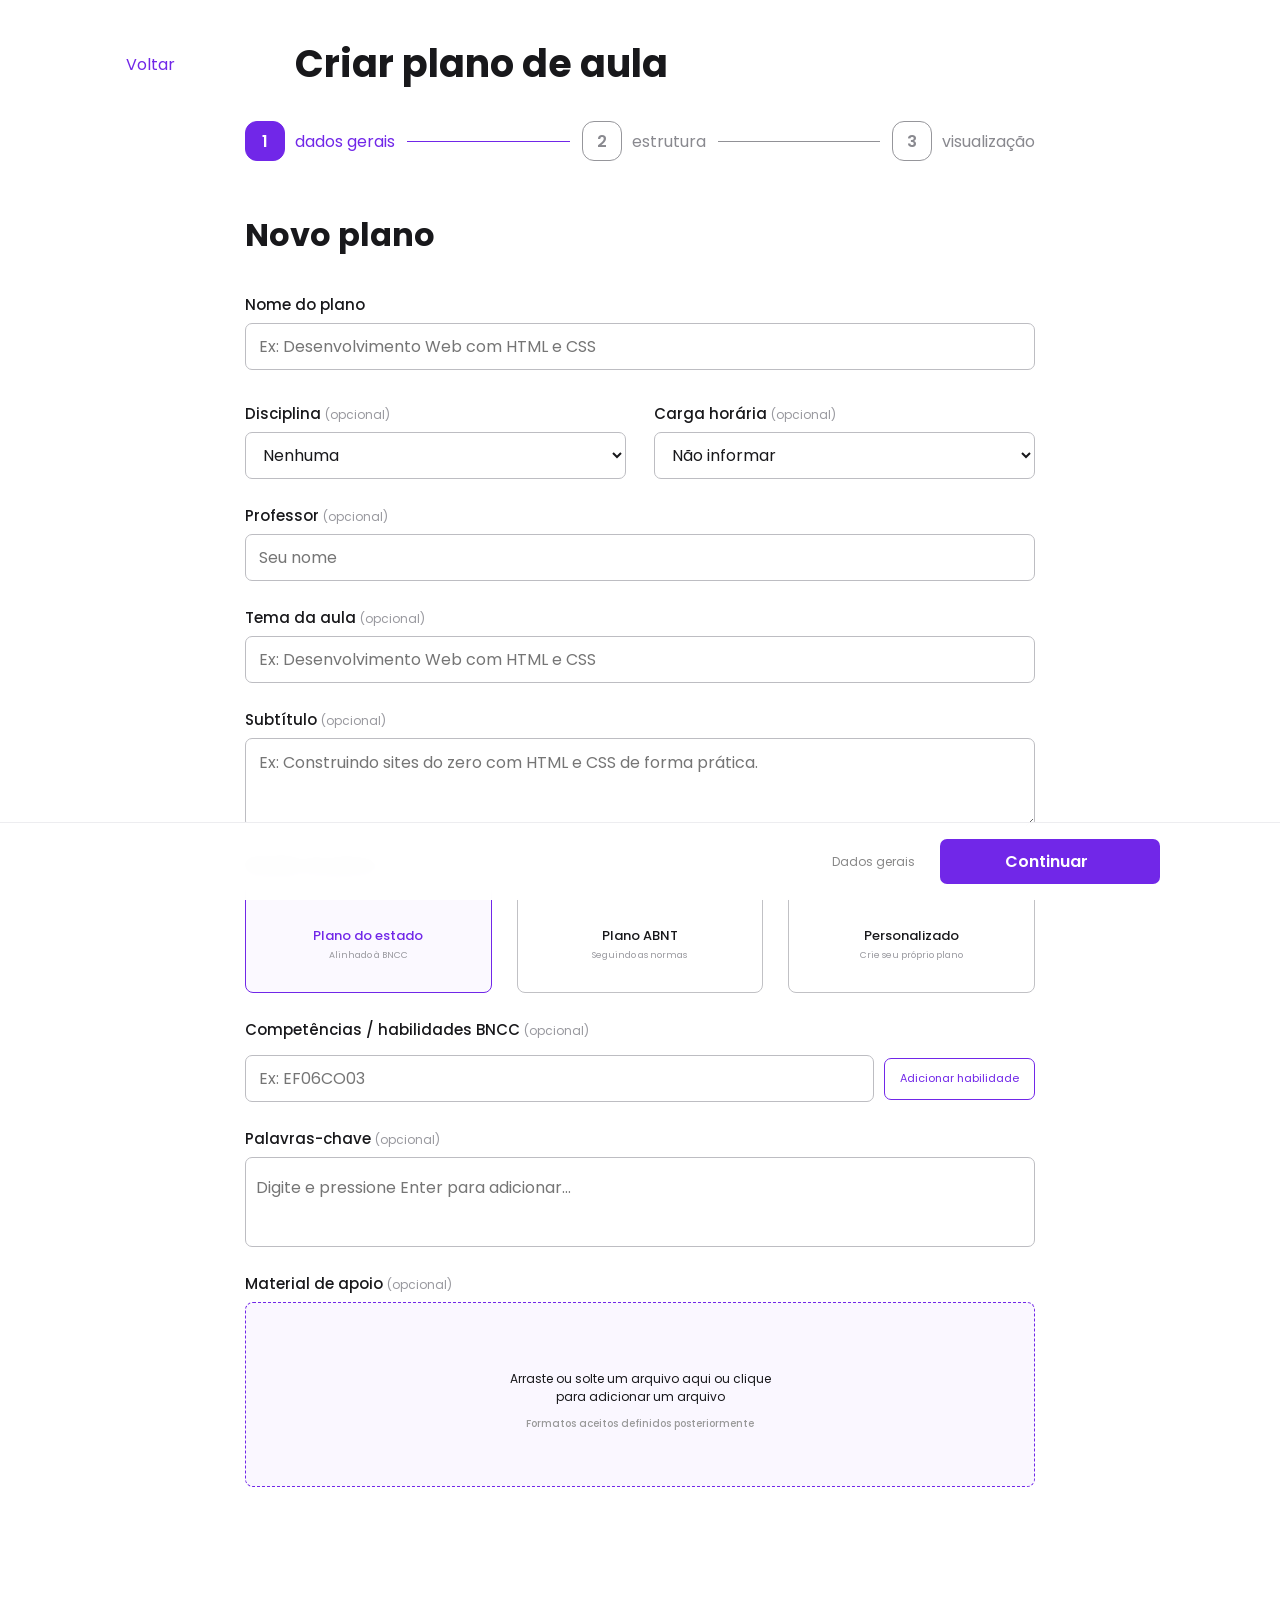
<file: DIDAXIE/criar_plano_aula.html>
<!DOCTYPE html>
<html lang="pt-BR">
<head>
    <meta charset="UTF-8">
    <meta name="viewport" content="width=device-width, initial-scale=1.0">
    <title>Criar plano de aula | Didaxie</title>
    <link rel="preconnect" href="https://fonts.googleapis.com">
    <link rel="preconnect" href="https://fonts.gstatic.com" crossorigin>
    <link href="https://fonts.googleapis.com/css2?family=Poppins:wght@400;500;600;700&display=swap" rel="stylesheet">
    <link rel="stylesheet" href="https://cdn-uicons.flaticon.com/4.0.0/uicons-regular-rounded/css/uicons-regular-rounded.css">
    <link rel="stylesheet" href="css/criar_plano_aula.css">
</head>
<body>

<main class="plano-page">

    <header class="cabecalho">
        <a href="plano_aula.html" class="voltar">
            <i class="fi fi-rr-angle-small-left"></i>
            <span>Voltar</span>
        </a>

        <h1 id="tituloPagina">Criar plano de aula</h1>
    </header>

    <nav class="etapas-nav">

        <button class="etapa ativa liberada" data-etapa="1" type="button">
            <span class="numero">1</span>
            <span>dados gerais</span>
        </button>

        <div class="linha"></div>

        <button class="etapa" data-etapa="2" type="button" disabled>
            <span class="numero">2</span>
            <span>estrutura</span>
        </button>

        <div class="linha"></div>

        <button class="etapa" data-etapa="3" type="button" disabled>
            <span class="numero">3</span>
            <span>visualização</span>
        </button>

    </nav>

    <!-- ETAPA 1 -->

    <section class="etapa-conteudo ativa" data-conteudo="1">

        <h2>Novo plano</h2>

        <div class="formulario">

            <div class="campo">
                <label for="nomePlano">Nome do plano</label>
                <input
                    id="nomePlano"
                    type="text"
                    placeholder="Ex: Desenvolvimento Web com HTML e CSS"
                    maxlength="100"
                >
                <small class="erro" id="erroNomePlano"></small>
            </div>

            <div class="duas-colunas">

                <div class="campo">
                    <label for="disciplina">Disciplina <span>(opcional)</span></label>
                    <select id="disciplina">
                        <option value="">Nenhuma</option>
                    </select>
                </div>

                <div class="campo">
                    <label for="cargaHoraria">Carga horária <span>(opcional)</span></label>
                    <select id="cargaHoraria">
                        <option value="">Não informar</option>
                        <option value="1 aula">1 aula</option>
                        <option value="2 aulas">2 aulas</option>
                        <option value="3 aulas">3 aulas</option>
                        <option value="4 aulas">4 aulas</option>
                        <option value="5 aulas">5 aulas</option>
                    </select>
                </div>

            </div>

            <div class="campo">
                <label for="professor">Professor <span>(opcional)</span></label>
                <input id="professor" type="text" placeholder="Seu nome">
            </div>

            <div class="campo">
                <label for="temaAula">Tema da aula <span>(opcional)</span></label>
                <input
                    id="temaAula"
                    type="text"
                    placeholder="Ex: Desenvolvimento Web com HTML e CSS"
                >
            </div>

            <div class="campo">
                <label for="subtitulo">Subtítulo <span>(opcional)</span></label>
                <textarea
                    id="subtitulo"
                    placeholder="Ex: Construindo sites do zero com HTML e CSS de forma prática."
                    maxlength="240"
                ></textarea>
            </div>

            <div class="campo">

                <label>Modelo do plano <span>(opcional)</span></label>

                <div class="tipos-plano">

                    <button class="tipo-plano ativo" data-tipo="estado" type="button">
                        <i class="fi fi-rr-book-open-cover"></i>
                        <strong>Plano do estado</strong>
                        <small>Alinhado à BNCC</small>
                    </button>

                    <button class="tipo-plano" data-tipo="abnt" type="button">
                        <i class="fi fi-rr-document"></i>
                        <strong>Plano ABNT</strong>
                        <small>Seguindo as normas</small>
                    </button>

                    <button class="tipo-plano" data-tipo="personalizado" type="button">
                        <i class="fi fi-rr-settings-sliders"></i>
                        <strong>Personalizado</strong>
                        <small>Crie seu próprio plano</small>
                    </button>

                </div>

            </div>

            <div class="campo">

                <label for="competenciaInput">Competências / habilidades BNCC <span>(opcional)</span></label>

                <div class="habilidades-lista" id="habilidadesLista"></div>

                <div class="adicionar-linha">
                    <input
                        id="competenciaInput"
                        type="text"
                        placeholder="Ex: EF06CO03"
                    >

                    <button id="adicionarCompetencia" type="button">
                        <i class="fi fi-rr-plus"></i>
                        Adicionar habilidade
                    </button>
                </div>

            </div>

            <div class="campo">

                <label for="palavraInput">Palavras-chave <span>(opcional)</span></label>

                <div class="tags-box" id="tagsBox">
                    <div class="tags-lista" id="tagsLista"></div>
                    <input
                        id="palavraInput"
                        type="text"
                        placeholder="Digite e pressione Enter para adicionar..."
                    >
                </div>

            </div>

            <div class="campo">

                <label>Material de apoio <span>(opcional)</span></label>

                <label class="upload-area" id="uploadArea">

                    <input
                        id="arquivoApoio"
                        type="file"
                        hidden
                    >

                    <i class="fi fi-rr-cloud-upload-alt"></i>

                    <strong>
                        Arraste ou solte um arquivo aqui ou clique<br>
                        para adicionar um arquivo
                    </strong>

                    <small id="uploadTexto">
                        Formatos aceitos definidos posteriormente
                    </small>

                </label>

            </div>

        </div>

    </section>

    <!-- ETAPA 2 -->

    <section class="etapa-conteudo" data-conteudo="2">

        <div class="topo-etapa">

            <div>
                <h2>Estrutura do plano</h2>
                <p>Monte o conteúdo manualmente ou utilize a IA para auxiliar.</p>
            </div>

            <div class="modo-switch">
                <button class="ativo" data-modo="manual" type="button">
                    <i class="fi fi-rr-edit"></i>
                    Manual
                </button>

                <button data-modo="ia" type="button">
                    <i class="fi fi-rr-sparkles"></i>
                    Com IA
                </button>
            </div>

        </div>

        <!-- MANUAL -->

        <div class="modo-conteudo ativo" data-modo-conteudo="manual">

            <div class="estrutura-lista" id="estruturaLista"></div>

            <button class="botao-adicionar-secao" id="adicionarSecao" type="button">
                <i class="fi fi-rr-plus"></i>
                Adicionar seção
            </button>

        </div>

        <!-- IA -->

        <div class="modo-conteudo" data-modo-conteudo="ia">

            <div class="ia-box">

                <div class="campo">

                    <label for="promptIA">
                        Descreva o que a IA deve gerar
                    </label>

                    <div class="textarea-contador">
                        <textarea
                            id="promptIA"
                            maxlength="500"
                            placeholder="Ex: Crie um plano de aula sobre Desenvolvimento Web com HTML e CSS para iniciantes, com objetivos, conteúdo, atividades e avaliação."
                        ></textarea>

                        <small>
                            <span id="contadorPrompt">0</span>/500
                        </small>
                    </div>

                </div>

                <button class="botao-roxo gerar-ia" id="gerarSugestoes" type="button">
                    <i class="fi fi-rr-sparkles"></i>
                    Gerar sugestões
                </button>

                <div class="ia-resultado-vazio" id="resultadoIA">

                    <i class="fi fi-rr-magic-wand"></i>

                    <strong>Nenhuma sugestão gerada</strong>

                    <p>
                        A geração automática será conectada ao backend posteriormente.
                    </p>

                </div>

            </div>

        </div>

    </section>

    <!-- ETAPA 3 -->

    <section class="etapa-conteudo visualizacao-etapa" data-conteudo="3">

        <div class="visualizacao-topo">
            <h2>Plano de aula</h2>
            <span>Confira o plano antes de finalizar.</span>
        </div>

        <div class="visualizacao-layout">

            <article class="documento-preview" id="documentoPreview">

                <div class="documento-cabecalho">

                    <span class="documento-tipo" id="previewTipo">
                        Plano de aula
                    </span>

                    <h2 id="previewNome">
                        Novo plano
                    </h2>

                    <p id="previewSubtitulo"></p>

                </div>

                <div class="documento-infos" id="previewInfos"></div>

                <div class="documento-corpo">

                    <section id="previewTemaBox">
                        <h3>Tema</h3>
                        <p id="previewTema">Não informado</p>
                    </section>

                    <section id="previewBNCCBox">
                        <h3>Competências e habilidades</h3>
                        <div id="previewBNCC"></div>
                    </section>

                    <section>
                        <h3>Estrutura</h3>
                        <div id="previewEstrutura"></div>
                    </section>

                </div>

            </article>

            <aside class="acoes-plano">

                <button type="button" data-acao="pdf">
                    <span class="acao-icone">
                        <i class="fi fi-rr-file-pdf"></i>
                    </span>

                    <span>
                        <strong>Baixar arquivo</strong>
                        <small>PDF</small>
                    </span>
                </button>

                <a href="criar_atividade.html">
                    <span class="acao-icone">
                        <i class="fi fi-rr-document"></i>
                    </span>

                    <span>
                        <strong>Criar atividade</strong>
                        <small>Gerar atividade a partir do plano</small>
                    </span>
                </a>

                <button type="button" data-acao="avaliacao">
                    <span class="acao-icone">
                        <i class="fi fi-rr-test"></i>
                    </span>

                    <span>
                        <strong>Criar avaliação</strong>
                        <small>Gerar avaliação a partir do plano</small>
                    </span>
                </button>

                <button type="button" data-acao="compartilhar">
                    <span class="acao-icone">
                        <i class="fi fi-rr-share"></i>
                    </span>

                    <span>
                        <strong>Compartilhar</strong>
                        <small>Compartilhar com suas turmas</small>
                    </span>
                </button>

            </aside>

        </div>

    </section>

</main>

<footer class="barra-acoes">

    <button class="botao-voltar" id="voltarEtapa" type="button">
        Voltar
    </button>

    <div class="barra-direita">

        <span id="statusEtapa"></span>

        <button class="botao-continuar" id="continuarEtapa" type="button">
            Continuar
            <i class="fi fi-rr-angle-small-right"></i>
        </button>

    </div>

</footer>

<div class="toast" id="toast">
    <i class="fi fi-rr-info"></i>
    <span id="toastTexto"></span>
</div>

<script src="javaScript/criar_plano_aula.js"></script>

</body>
</html>
</file>
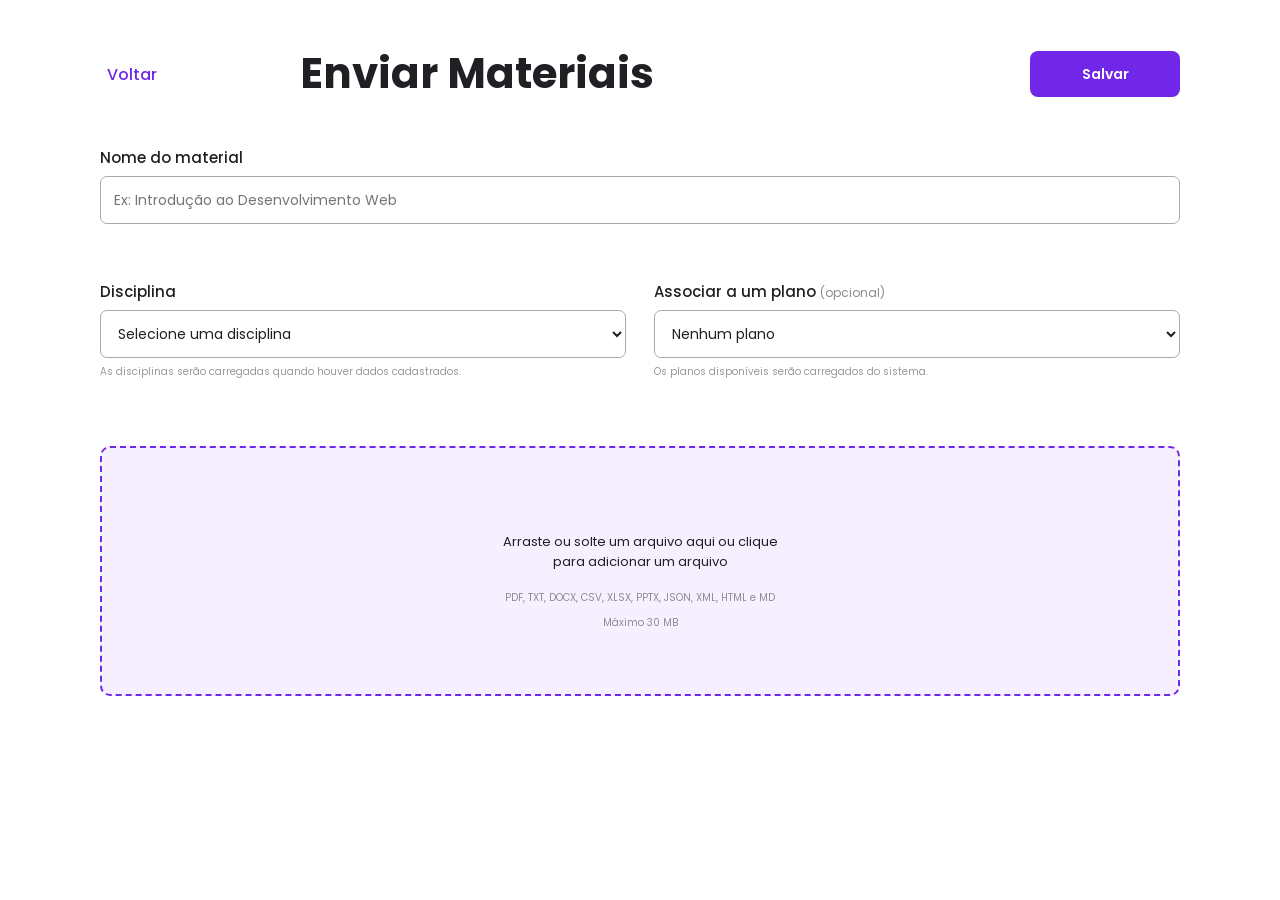
<file: DIDAXIE/enviar_material.html>
<!DOCTYPE html>
<html lang="pt-BR">
<head>
    <meta charset="UTF-8">
    <meta name="viewport" content="width=device-width, initial-scale=1.0">
    <title>Enviar Materiais | Didaxie</title>

    <link rel="preconnect" href="https://fonts.googleapis.com">
    <link rel="preconnect" href="https://fonts.gstatic.com" crossorigin>
    <link href="https://fonts.googleapis.com/css2?family=Poppins:wght@400;500;600;700&display=swap" rel="stylesheet">

    <link rel="stylesheet" href="https://cdn-uicons.flaticon.com/4.0.0/uicons-regular-rounded/css/uicons-regular-rounded.css">
    <link rel="stylesheet" href="css/enviar_material.css">
</head>
<body>

<main class="enviar-page">

    <header class="enviar-header">
        <a href="materiais.html" class="voltar">
            <i class="fi fi-rr-angle-left"></i>
            Voltar
        </a>

        <h1>Enviar Materiais</h1>

        <button type="button" class="btn-salvar" id="btnSalvar">
            Salvar
        </button>
    </header>

    <form id="materialForm">

        <div class="campo campo-nome">
            <label for="nomeMaterial">Nome do material</label>
            <input
                type="text"
                id="nomeMaterial"
                placeholder="Ex: Introdução ao Desenvolvimento Web"
                maxlength="100"
            >
            <small class="campo-erro" id="erroNome"></small>
        </div>

        <div class="campos-grid">

            <div class="campo">
                <label for="disciplina">Disciplina</label>

                <select id="disciplina">
                    <option value="">Selecione uma disciplina</option>
                </select>

                <small class="campo-ajuda">
                    As disciplinas serão carregadas quando houver dados cadastrados.
                </small>

                <small class="campo-erro" id="erroDisciplina"></small>
            </div>

            <div class="campo">
                <label for="plano">Associar a um plano <span>(opcional)</span></label>

                <select id="plano">
                    <option value="">Nenhum plano</option>
                </select>

                <small class="campo-ajuda">
                    Os planos disponíveis serão carregados do sistema.
                </small>
            </div>

        </div>

        <section class="upload-area" id="uploadArea" tabindex="0" role="button" aria-label="Adicionar arquivo">

            <input
                type="file"
                id="inputArquivo"
                accept=".pdf,.txt,.docx,.csv,.xlsx,.pptx,.json,.xml,.html,.htm,.md"
                hidden
            >

            <div class="upload-vazio" id="uploadVazio">
                <i class="fi fi-rr-cloud-upload-alt"></i>

                <p>
                    Arraste ou solte um arquivo aqui ou clique
                    <br>
                    para adicionar um arquivo
                </p>

                <span>
                    PDF, TXT, DOCX, CSV, XLSX, PPTX, JSON, XML, HTML e MD
                    <br>
                    Máximo 30 MB
                </span>
            </div>

            <div class="arquivo-preview" id="arquivoPreview">

                <div class="arquivo-icone" id="arquivoIcone">
                    <i class="fi fi-rr-file"></i>
                </div>

                <div class="arquivo-dados">
                    <strong id="arquivoNome"></strong>
                    <span id="arquivoInfo"></span>
                </div>

                <button type="button" class="remover-arquivo" id="removerArquivo" aria-label="Remover arquivo">
                    <i class="fi fi-rr-trash"></i>
                </button>

            </div>

        </section>

        <small class="upload-erro" id="erroArquivo"></small>

    </form>

</main>

<div class="toast" id="toast">
    <i class="fi fi-rr-info"></i>
    <span id="toastTexto"></span>
</div>

<script src="javaScript/enviar_material.js"></script>

</body>
</html>
</file>
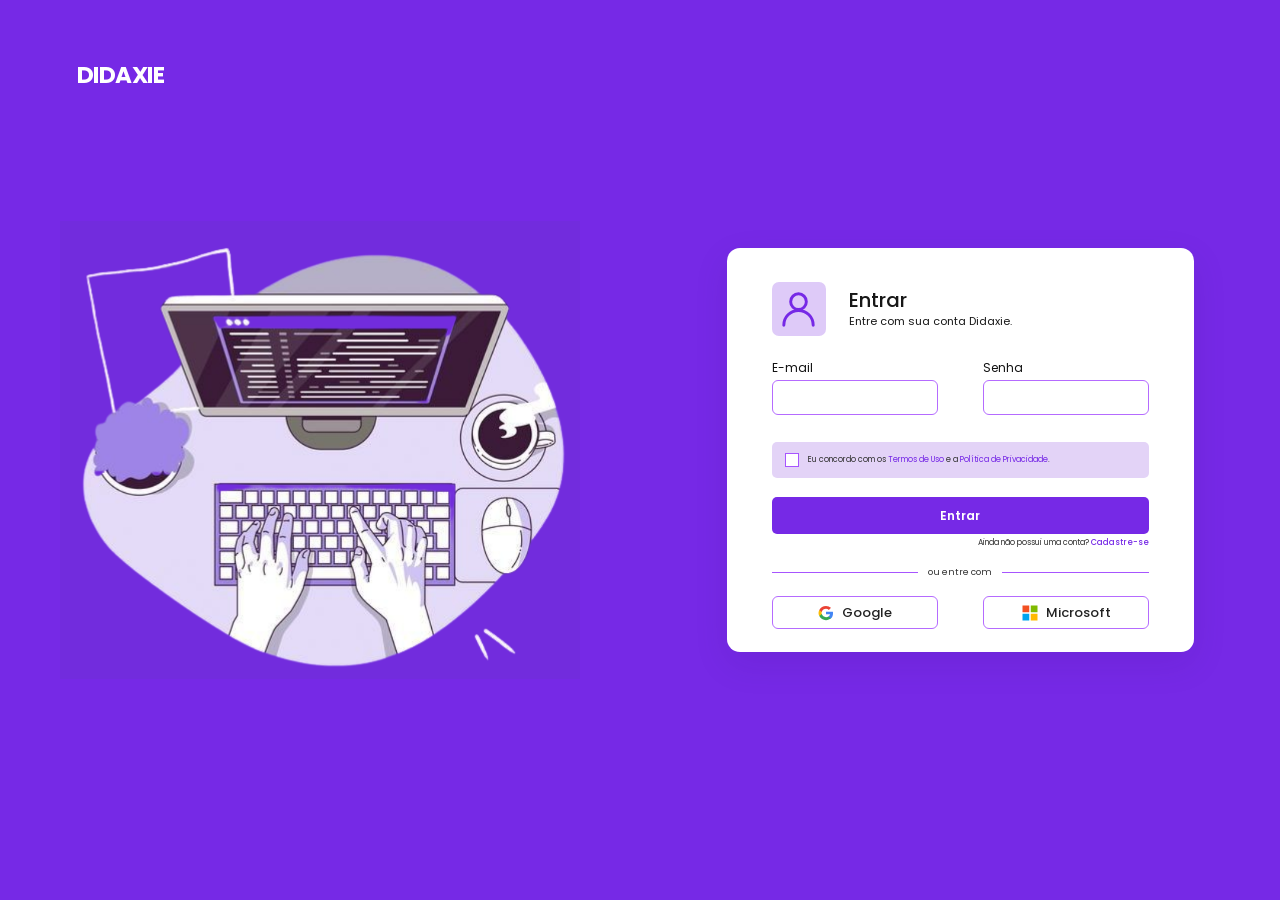
<file: DIDAXIE/login_professor.html>
<!DOCTYPE html>
<html lang="pt-BR">
<head>
    <meta charset="UTF-8">
    <meta name="viewport" content="width=device-width, initial-scale=1.0">

    <title>Cadastro | Didaxie</title>

    <link rel="preconnect" href="https://fonts.googleapis.com">
    <link rel="preconnect" href="https://fonts.gstatic.com" crossorigin>

    <link
        href="https://fonts.googleapis.com/css2?family=Poppins:wght@400;500;600;700&display=swap"
        rel="stylesheet"
    >

    <link rel="stylesheet" href=".\css\login_professor.css">
</head>

<body>

    <main class="cadastro-page">

        <!-- LADO ESQUERDO -->
        <section class="lado-esquerdo">

            <a href="index.html" class="logo">
                DIDAXIE
            </a>

            <div class="ilustracao">
                <img
                    src="./img/computer.png"
                    alt="Pessoa utilizando computador"
                >
            </div>

        </section>


        <!-- LADO DIREITO -->
        <section class="lado-direito">

            <div class="card-cadastro">

                <!-- CABEÇALHO -->
                <div class="cabecalho">

                    <div class="icone-usuario">
                        <svg
                            viewBox="0 0 24 24"
                            fill="none"
                            xmlns="http://www.w3.org/2000/svg"
                        >
                            <circle
                                cx="12"
                                cy="8"
                                r="4"
                                stroke="currentColor"
                                stroke-width="1.5"
                            />

                            <path
                                d="M4.5 20C4.5 15.8 7.8 12.5 12 12.5C16.2 12.5 19.5 15.8 19.5 20"
                                stroke="currentColor"
                                stroke-width="1.5"
                                stroke-linecap="round"
                            />
                        </svg>
                    </div>

                    <div>
                        <h1>Entrar</h1>
                        <p>Entre com sua conta Didaxie.</p>
                    </div>

                </div>


                <!-- FORMULÁRIO -->
                <form id="formCadastro" novalidate>

                    <div class="campos-principais">

                        <div class="campo">
                            <label for="email">E-mail</label>

                            <input
                                type="email"
                                id="email"
                                name="email"
                                autocomplete="email"
                            >

                            <span class="mensagem-erro"></span>
                        </div>


                        <div class="campo">

                            <label for="senha">Senha</label>

                            <div class="senha-container">

                                <input
                                    type="password"
                                    id="senha"
                                    name="senha"
                                    autocomplete="current-password"
                                >

                                <button
                                    type="button"
                                    class="btn-ver-senha"
                                    id="btnVerSenha"
                                    aria-label="Mostrar senha"
                                >
                                    <svg
                                        viewBox="0 0 24 24"
                                        xmlns="http://www.w3.org/2000/svg"
                                    >
                                        <path
                                            d="M2.5 12S6 6.5 12 6.5S21.5 12 21.5 12S18 17.5 12 17.5S2.5 12 2.5 12Z"
                                            fill="none"
                                            stroke="currentColor"
                                            stroke-width="1.5"
                                        />

                                        <circle
                                            cx="12"
                                            cy="12"
                                            r="2.5"
                                            fill="none"
                                            stroke="currentColor"
                                            stroke-width="1.5"
                                        />
                                    </svg>
                                </button>

                            </div>

                            <span class="mensagem-erro"></span>

                        </div>

                    </div>


                    <!-- TERMOS -->
                    <label class="termos">

                        <input
                            type="checkbox"
                            id="termos"
                        >

                        <span class="checkbox-custom"></span>

                        <span>
                            Eu concordo com os
                            <a href="#">Termos de Uso</a>
                            e a
                            <a href="#">Política de Privacidade</a>.
                        </span>

                    </label>


                    <!-- BOTÃO -->
                    <button
                        type="submit"
                        class="btn-principal"
                    >
                        Entrar
                    </button>


                    <p class="possui-conta">
                        Ainda não possui uma conta?
                        <a href="cadastro_professor.html">
                            Cadastre-se
                        </a>
                    </p>


                    <!-- DIVISOR -->
                    <div class="divisor">

                        <span></span>

                        <p>ou entre com</p>

                        <span></span>

                    </div>


                    <!-- LOGIN SOCIAL -->
                    <div class="login-social">

                        <button
                            type="button"
                            class="btn-social"
                            id="googleLogin"
                        >

                            <svg
                                class="google-icon"
                                viewBox="0 0 24 24"
                            >
                                <path
                                    fill="#4285F4"
                                    d="M21.35 12.18c0-.7-.06-1.2-.2-1.73H12v3.3h5.37a4.57 4.57 0 0 1-1.99 3v2.5h3.22c1.88-1.74 2.75-4.3 2.75-7.07Z"
                                />

                                <path
                                    fill="#34A853"
                                    d="M12 21.5c2.7 0 4.96-.9 6.6-2.43l-3.22-2.5c-.9.6-2.05.97-3.38.97-2.6 0-4.8-1.76-5.6-4.13H3.08v2.58A10 10 0 0 0 12 21.5Z"
                                />

                                <path
                                    fill="#FBBC05"
                                    d="M6.4 13.41A6 6 0 0 1 6.08 12c0-.5.09-.98.25-1.43V7.99H3.08A10 10 0 0 0 2 12c0 1.44.35 2.8 1.08 4Z"
                                />

                                <path
                                    fill="#EA4335"
                                    d="M12 6.46c1.47 0 2.8.5 3.84 1.52l2.83-2.84C16.95 3.52 14.7 2.5 12 2.5A10 10 0 0 0 3.08 8l3.25 2.57C7.15 8.2 9.4 6.46 12 6.46Z"
                                />
                            </svg>

                            Google

                        </button>


                        <button
                            type="button"
                            class="btn-social"
                            id="microsoftLogin"
                        >

                            <svg
                                class="microsoft-icon"
                                viewBox="0 0 24 24"
                            >
                                <rect
                                    x="2"
                                    y="2"
                                    width="9"
                                    height="9"
                                    fill="#F25022"
                                />

                                <rect
                                    x="13"
                                    y="2"
                                    width="9"
                                    height="9"
                                    fill="#7FBA00"
                                />

                                <rect
                                    x="2"
                                    y="13"
                                    width="9"
                                    height="9"
                                    fill="#00A4EF"
                                />

                                <rect
                                    x="13"
                                    y="13"
                                    width="9"
                                    height="9"
                                    fill="#FFB900"
                                />
                            </svg>

                            Microsoft

                        </button>

                    </div>

                </form>

            </div>

        </section>

    </main>


    <!-- TOAST -->
    <div class="toast" id="toast">
        <span id="toastTexto"></span>
    </div>


    <script src="javaScript/login_professor.js"></script>

</body>
</html>
</file>
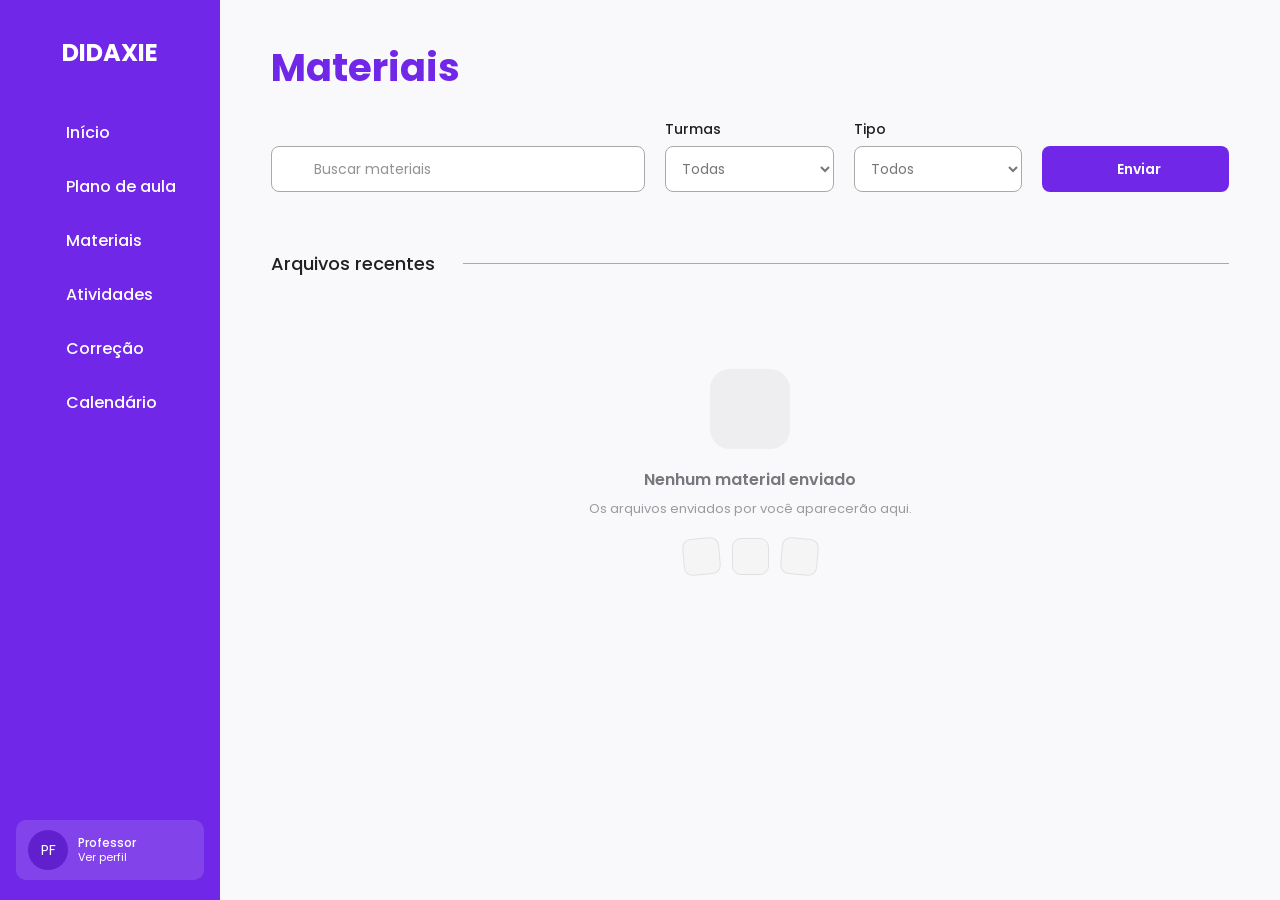
<file: DIDAXIE/materiais.html>
<!DOCTYPE html>
<html lang="pt-BR">
<head>
    <meta charset="UTF-8">
    <meta name="viewport" content="width=device-width, initial-scale=1.0">
    <title>Materiais | Didaxie</title>

    <link rel="preconnect" href="https://fonts.googleapis.com">
    <link rel="preconnect" href="https://fonts.gstatic.com" crossorigin>
    <link href="https://fonts.googleapis.com/css2?family=Poppins:wght@400;500;600;700&display=swap" rel="stylesheet">
    <link rel="stylesheet" href="https://cdn-uicons.flaticon.com/4.0.0/uicons-regular-rounded/css/uicons-regular-rounded.css">

    <link rel="stylesheet" href="css/navbar.css">
    <link rel="stylesheet" href="css/materiais.css">
</head>

<body>
    <button class="mobile-menu-button" id="mobileMenuButton" aria-label="Abrir menu">
        <i class="fi fi-rr-menu-burger"></i>
    </button>

    <aside class="sidebar" id="sidebar">
        <div class="sidebar-header">
            <a href="painel.html" class="logo">
                <span class="logo-completo">DIDAXIE</span>
                <span class="logo-reduzido">D</span>
            </a>

            <button class="sidebar-toggle" id="sidebarToggle" aria-label="Recolher menu">
                <i class="fi fi-rr-angle-small-left"></i>
            </button>
        </div>

        <nav class="sidebar-menu">
            <a href="painel.html" class="menu-item" data-label="Início">
                <i class="fi fi-rr-home"></i>
                <span>Início</span>
            </a>

            <a href="plano_aula.html" class="menu-item" data-label="Plano de aula">
                <i class="fi fi-rr-book-open-cover"></i>
                <span>Plano de aula</span>
            </a>

            <a href="materiais.html" class="menu-item" data-label="Materiais">
                <i class="fi fi-rr-folder-open"></i>
                <span>Materiais</span>
            </a>

            <a href="atividades.html" class="menu-item" data-label="Atividades">
                <i class="fi fi-rr-document"></i>
                <span>Atividades</span>
            </a>

            <a href="correcao.html" class="menu-item" data-label="Correção">
                <i class="fi fi-rr-edit"></i>
                <span>Correção</span>
            </a>

            <a href="calendario.html" class="menu-item" data-label="Calendário">
                <i class="fi fi-rr-calendar"></i>
                <span>Calendário</span>
            </a>
        </nav>

        <a href="configuracoes.html" class="profile-card">
            <div class="profile-avatar">PF</div>

            <div class="profile-info">
                <strong>Professor</strong>
                <span>Ver perfil</span>
            </div>

            <i class="fi fi-rr-angle-small-right profile-arrow"></i>
        </a>
    </aside>

    <div class="sidebar-overlay" id="sidebarOverlay"></div>

    <main class="materiais-page">
        <header class="materiais-header">
            <h1>Materiais</h1>
        </header>

        <section class="materiais-filtros">
            <div class="busca-container">
                <i class="fi fi-rr-search"></i>
                <input type="search" id="buscarMaterial" placeholder="Buscar materiais" autocomplete="off">
            </div>

            <div class="filtro">
                <label for="filtroTurma">Turmas</label>
                <select id="filtroTurma">
                    <option value="">Todas</option>
                </select>
            </div>

            <div class="filtro">
                <label for="filtroTipo">Tipo</label>
                <select id="filtroTipo">
                    <option value="">Todos</option>
                </select>
            </div>

            <a href="enviar_material.html" class="botao-enviar">
                <i class="fi fi-rr-plus"></i>
                <span>Enviar</span>
            </a>
        </section>

        <section class="arquivos">
            <div class="arquivos-titulo">
                <h2>Arquivos recentes</h2>
                <div class="titulo-linha"></div>
            </div>

            <div class="arquivos-lista" id="arquivosLista"></div>
        </section>
    </main>

    <script src="javaScript/navbar.js"></script>
    <script src="javaScript/materiais.js"></script>
</body>
</html>
</file>
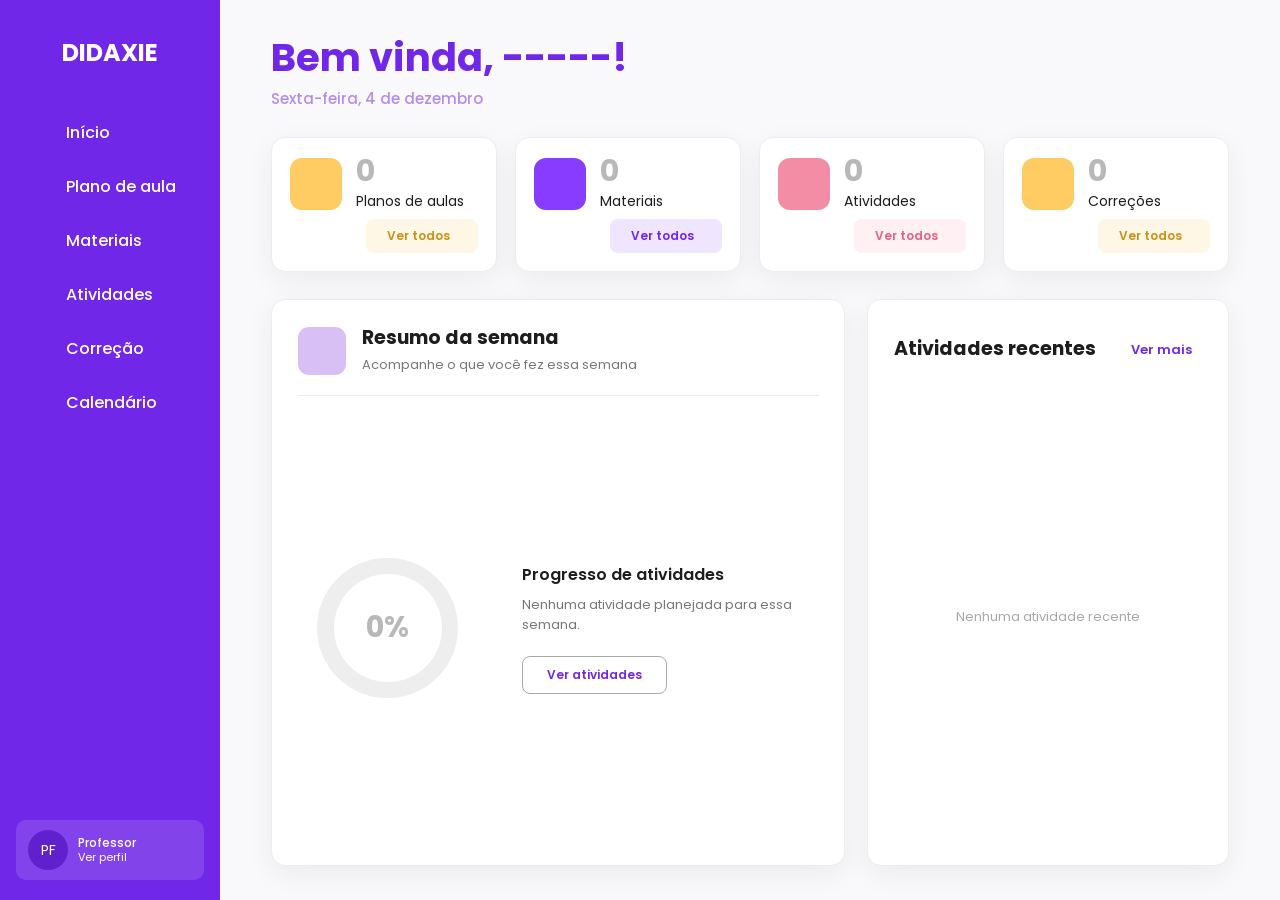
<file: DIDAXIE/painel.html>
<!DOCTYPE html>
<html lang="pt-BR">
<head>
    <meta charset="UTF-8">
    <meta name="viewport" content="width=device-width, initial-scale=1.0">
    <title>Painel | Didaxie</title>

    <link rel="preconnect" href="https://fonts.googleapis.com">
    <link rel="preconnect" href="https://fonts.gstatic.com" crossorigin>
    <link href="https://fonts.googleapis.com/css2?family=Poppins:wght@400;500;600;700&display=swap" rel="stylesheet">
    <link rel="stylesheet" href="https://cdn-uicons.flaticon.com/4.0.0/uicons-regular-rounded/css/uicons-regular-rounded.css">
    <link rel="stylesheet" href="css/navbar.css">
    <link rel="stylesheet" href="css/painel.css">
</head>

<body>
    <button class="mobile-menu-button" id="mobileMenuButton" aria-label="Abrir menu">
        <i class="fi fi-rr-menu-burger"></i>
    </button>

    <aside class="sidebar" id="sidebar">
        <div class="sidebar-header">
            <a href="painel.html" class="logo">
                <span class="logo-completo">DIDAXIE</span>
                <span class="logo-reduzido">D</span>
            </a>

            <button class="sidebar-toggle" id="sidebarToggle" aria-label="Recolher menu">
                <i class="fi fi-rr-angle-small-left"></i>
            </button>
        </div>

        <nav class="sidebar-menu">
            <a href="painel.html" class="menu-item" data-label="Início">
                <i class="fi fi-rr-home"></i>
                <span>Início</span>
            </a>

            <a href="plano_aula.html" class="menu-item" data-label="Plano de aula">
                <i class="fi fi-rr-book-open-cover"></i>
                <span>Plano de aula</span>
            </a>

            <a href="materiais.html" class="menu-item" data-label="Materiais">
                <i class="fi fi-rr-folder-open"></i>
                <span>Materiais</span>
            </a>

            <a href="atividades.html" class="menu-item" data-label="Atividades">
                <i class="fi fi-rr-document"></i>
                <span>Atividades</span>
            </a>

            <a href="correcao.html" class="menu-item" data-label="Correção">
                <i class="fi fi-rr-edit"></i>
                <span>Correção</span>
            </a>

            <a href="calendario.html" class="menu-item" data-label="Calendário">
                <i class="fi fi-rr-calendar"></i>
                <span>Calendário</span>
            </a>
        </nav>

        <a href="configuracoes.html" class="profile-card">
            <div class="profile-avatar">PF</div>

            <div class="profile-info">
                <strong>Professor</strong>
                <span>Ver perfil</span>
            </div>

            <i class="fi fi-rr-angle-small-right profile-arrow"></i>
        </a>
    </aside>

    <div class="sidebar-overlay" id="sidebarOverlay"></div>

    <main class="painel">
        <header class="painel-header">
            <h1>Bem vinda, <span id="nomeProfessor">-----</span>!</h1>
            <p id="dataAtual"></p>
        </header>

        <section class="resumo">
            <article class="resumo-card card-planos">
                <div class="card-topo">
                    <div class="card-icone">
                        <i class="fi fi-rr-book-open-cover"></i>
                    </div>

                    <div class="card-info">
                        <strong id="totalPlanos" class="numero vazio">0</strong>
                        <span>Planos de aulas</span>
                    </div>
                </div>

                <a href="plano_aula.html" class="card-link">
                    Ver todos
                    <i class="fi fi-rr-arrow-small-right"></i>
                </a>
            </article>

            <article class="resumo-card card-materiais">
                <div class="card-topo">
                    <div class="card-icone">
                        <i class="fi fi-rr-folder-open"></i>
                    </div>

                    <div class="card-info">
                        <strong id="totalMateriais" class="numero vazio">0</strong>
                        <span>Materiais</span>
                    </div>
                </div>

                <a href="materiais.html" class="card-link">
                    Ver todos
                    <i class="fi fi-rr-arrow-small-right"></i>
                </a>
            </article>

            <article class="resumo-card card-atividades">
                <div class="card-topo">
                    <div class="card-icone">
                        <i class="fi fi-rr-document"></i>
                    </div>

                    <div class="card-info">
                        <strong id="totalAtividades" class="numero vazio">0</strong>
                        <span>Atividades</span>
                    </div>
                </div>

                <a href="atividades.html" class="card-link">
                    Ver todos
                    <i class="fi fi-rr-arrow-small-right"></i>
                </a>
            </article>

            <article class="resumo-card card-correcoes">
                <div class="card-topo">
                    <div class="card-icone">
                        <i class="fi fi-rr-edit"></i>
                    </div>

                    <div class="card-info">
                        <strong id="totalCorrecoes" class="numero vazio">0</strong>
                        <span>Correções</span>
                    </div>
                </div>

                <a href="correcao.html" class="card-link">
                    Ver todos
                    <i class="fi fi-rr-arrow-small-right"></i>
                </a>
            </article>
        </section>

        <section class="painel-conteudo">
            <article class="semana-card">
                <header class="semana-header">
                    <div class="semana-icone">
                        <i class="fi fi-rr-chart-histogram"></i>
                    </div>

                    <div>
                        <h2>Resumo da semana</h2>
                        <p>Acompanhe o que você fez essa semana</p>
                    </div>
                </header>

                <div class="linha"></div>

                <div class="progresso-container">
                    <div class="progresso-circulo" id="progressoCirculo">
                        <div class="progresso-centro">
                            <span id="progressoValor">0%</span>
                        </div>
                    </div>

                    <div class="progresso-info">
                        <h3>Progresso de atividades</h3>

                        <p id="progressoTexto">
                            Nenhuma atividade planejada para essa semana.
                        </p>

                        <a href="atividades.html" class="botao-atividades">
                            Ver atividades
                        </a>
                    </div>
                </div>
            </article>

            <article class="recentes-card">
                <header class="recentes-header">
                    <h2>Atividades recentes</h2>

                    <a href="atividades.html">
                        Ver mais
                    </a>
                </header>

                <div class="recentes-lista" id="atividadesRecentes">
                    <div class="estado-vazio">
                        <i class="fi fi-rr-calendar-clock"></i>
                        <span>Nenhuma atividade recente</span>
                    </div>
                </div>
            </article>
        </section>
    </main>

    <script src="javaScript/navbar.js"></script>
    <script src="javaScript/painel.js"></script>
</body>
</html>
</file>
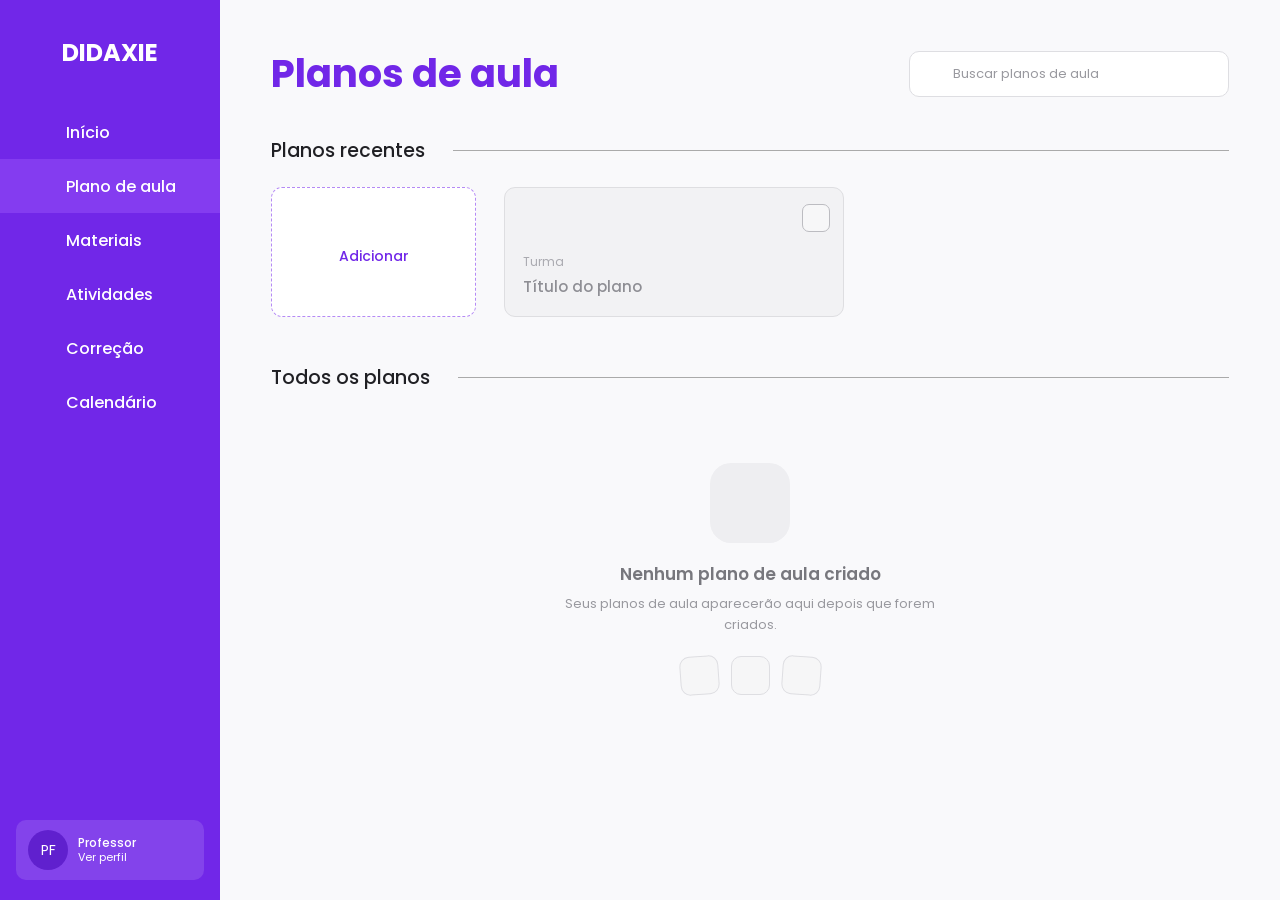
<file: DIDAXIE/plano_aula.html>
<!DOCTYPE html>
<html lang="pt-BR">
<head>
    <meta charset="UTF-8">
    <meta name="viewport" content="width=device-width, initial-scale=1.0">
    <title>Planos de aula | Didaxie</title>
    <link rel="preconnect" href="https://fonts.googleapis.com">
    <link rel="preconnect" href="https://fonts.gstatic.com" crossorigin>
    <link href="https://fonts.googleapis.com/css2?family=Poppins:wght@400;500;600;700&display=swap" rel="stylesheet">
    <link rel="stylesheet" href="https://cdn-uicons.flaticon.com/4.0.0/uicons-regular-rounded/css/uicons-regular-rounded.css">
    <link rel="stylesheet" href="css/navbar.css">
    <link rel="stylesheet" href="css/plano_aula.css">
</head>
<body>
    <button class="mobile-menu-button" id="mobileMenuButton" aria-label="Abrir menu">
        <i class="fi fi-rr-menu-burger"></i>
    </button>

    <aside class="sidebar" id="sidebar">
        <div class="sidebar-header">
            <a href="painel.html" class="logo">
                <span class="logo-completo">DIDAXIE</span>
                <span class="logo-reduzido">D</span>
            </a>
            <button class="sidebar-toggle" id="sidebarToggle" aria-label="Recolher menu">
                <i class="fi fi-rr-angle-small-left"></i>
            </button>
        </div>

        <nav class="sidebar-menu">
            <a href="painel.html" class="menu-item" data-label="Início">
                <i class="fi fi-rr-home"></i>
                <span>Início</span>
            </a>

            <a href="plano_aula.html" class="menu-item active" data-label="Plano de aula">
                <i class="fi fi-rr-book-open-cover"></i>
                <span>Plano de aula</span>
            </a>

            <a href="materiais.html" class="menu-item" data-label="Materiais">
                <i class="fi fi-rr-folder-open"></i>
                <span>Materiais</span>
            </a>

            <a href="atividades.html" class="menu-item" data-label="Atividades">
                <i class="fi fi-rr-document"></i>
                <span>Atividades</span>
            </a>

            <a href="correcao.html" class="menu-item" data-label="Correção">
                <i class="fi fi-rr-edit"></i>
                <span>Correção</span>
            </a>

            <a href="calendario.html" class="menu-item" data-label="Calendário">
                <i class="fi fi-rr-calendar"></i>
                <span>Calendário</span>
            </a>
        </nav>

        <a href="configuracoes.html" class="profile-card">
            <div class="profile-avatar">PF</div>
            <div class="profile-info">
                <strong>Professor</strong>
                <span>Ver perfil</span>
            </div>
            <i class="fi fi-rr-angle-small-right profile-arrow"></i>
        </a>
    </aside>

    <div class="sidebar-overlay" id="sidebarOverlay"></div>

    <main class="planos-page">
        <header class="planos-header">
            <h1>Planos de aula</h1>

            <div class="busca-planos">
                <i class="fi fi-rr-search"></i>
                <input type="search" id="buscarPlano" placeholder="Buscar planos de aula" autocomplete="off">
            </div>
        </header>

        <div class="barra-selecao" id="barraSelecao" aria-live="polite">
            <div class="barra-selecao-info">
                <i class="fi fi-rr-check-circle"></i>
                <span id="quantidadeSelecionada">0 planos selecionados</span>
            </div>

            <button type="button" id="limparSelecao">
                <i class="fi fi-rr-cross-small"></i>
                <span>Limpar seleção</span>
            </button>
        </div>

        <section class="secao-planos">
            <div class="secao-titulo">
                <h2>Planos recentes</h2>
                <div class="titulo-linha"></div>
            </div>

            <div class="recentes-grid">
                <a href="criar_plano_aula.html" class="adicionar-card">
                    <i class="fi fi-rr-plus"></i>
                    <span>Adicionar</span>
                </a>

                <div class="recentes-lista" id="planosRecentes"></div>
            </div>
        </section>

        <section class="secao-planos todos-planos">
            <div class="secao-titulo">
                <h2>Todos os planos</h2>
                <div class="titulo-linha"></div>
            </div>

            <div class="planos-grid" id="todosPlanos"></div>
        </section>
    </main>

    <div class="menu-plano" id="menuPlano">
        <div class="menu-cabecalho">
            <strong id="menuNomePlano"></strong>
            <span id="menuTurmaPlano"></span>
        </div>

        <div class="menu-separador"></div>

        <button type="button" class="menu-opcao" data-acao="editar">
            <i class="fi fi-rr-edit"></i>
            <span>Editar plano</span>
        </button>

        <button type="button" class="menu-opcao" data-acao="visualizar">
            <i class="fi fi-rr-eye"></i>
            <span>Visualizar plano</span>
        </button>

        <div class="menu-separador"></div>

        <button type="button" class="menu-opcao" data-acao="copiar">
            <i class="fi fi-rr-copy"></i>
            <span>Fazer uma cópia</span>
        </button>

        <button type="button" class="menu-opcao" data-acao="compartilhar">
            <i class="fi fi-rr-share"></i>
            <span>Compartilhar</span>
        </button>

        <button type="button" class="menu-opcao" data-acao="arquivar">
            <i class="fi fi-rr-box"></i>
            <span>Arquivar</span>
        </button>

        <div class="menu-separador"></div>

        <button type="button" class="menu-opcao excluir" data-acao="excluir">
            <i class="fi fi-rr-trash"></i>
            <span>Excluir</span>
        </button>
    </div>

    <div class="toast-plano" id="toastPlano" role="status" aria-live="polite">
        <i class="fi fi-rr-info"></i>
        <span id="toastTexto"></span>
    </div>

    <script src="javaScript/navbar.js"></script>
    <script src="javaScript/plano_aula.js"></script>
</body>
</html>
</file>
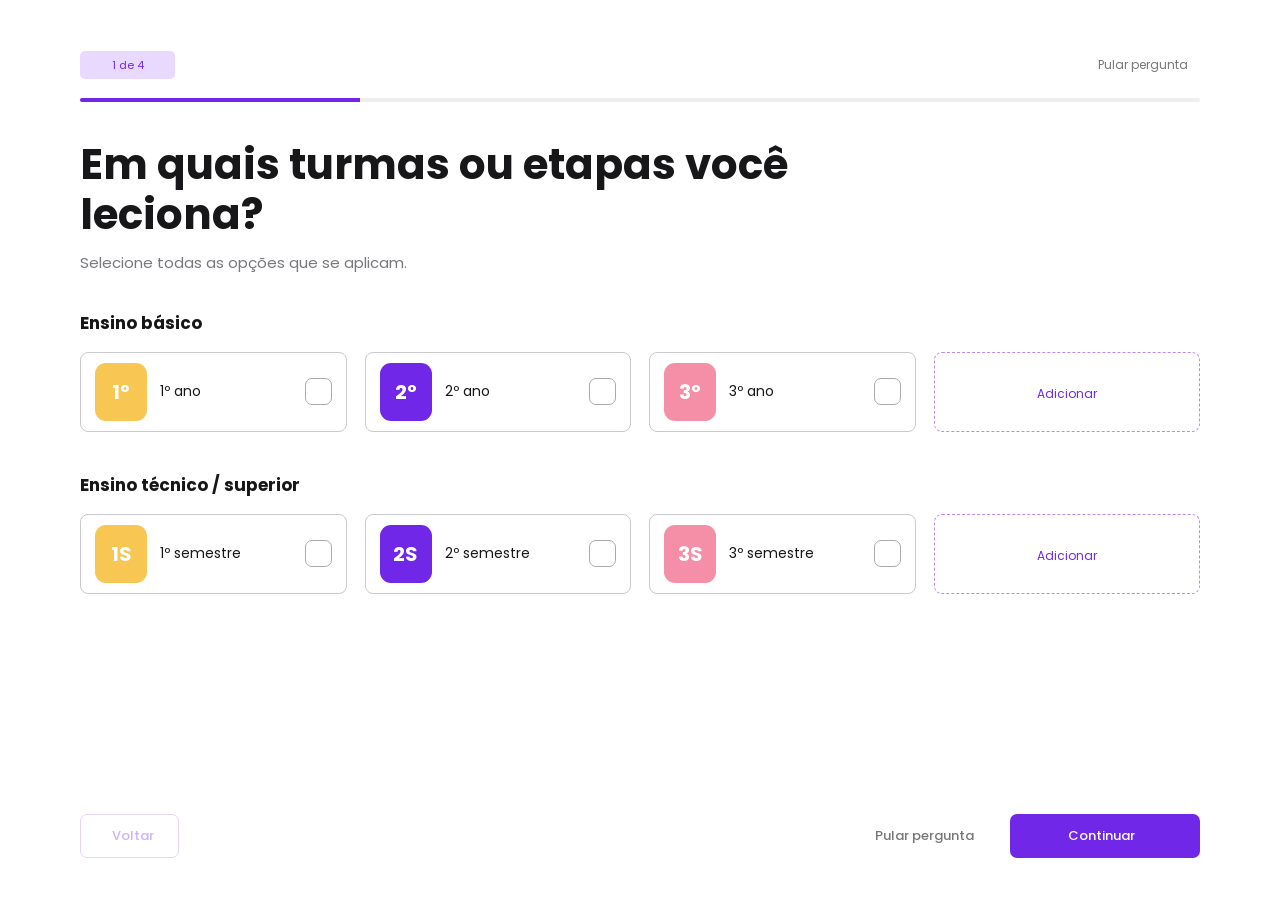
<file: DIDAXIE/questionario.html>
<!DOCTYPE html>
<html lang="pt-BR">
<head>
    <meta charset="UTF-8">
    <meta name="viewport" content="width=device-width, initial-scale=1.0">
    <title>Configuração inicial | Didaxie</title>
    <link rel="preconnect" href="https://fonts.googleapis.com">
    <link rel="preconnect" href="https://fonts.gstatic.com" crossorigin>
    <link href="https://fonts.googleapis.com/css2?family=Poppins:wght@400;500;600;700&display=swap" rel="stylesheet">
    <link rel="stylesheet" href="https://cdn-uicons.flaticon.com/4.0.0/uicons-regular-rounded/css/uicons-regular-rounded.css">
    <link rel="stylesheet" href="css/questionario.css">
</head>
<body>
<main class="questionario-page">
    <header class="questionario-topo">
        <div class="progresso-info">
            <span id="contadorEtapa">1 de 4</span>
        </div>
        <button type="button" class="btn-pular-topo" id="pularPergunta">Pular pergunta</button>
    </header>

    <div class="barra-progresso">
        <span id="barraProgresso"></span>
    </div>

    <!-- ETAPA 1 -->
    <section class="etapa ativa" data-etapa="1">
        <div class="etapa-header">
            <h1>Em quais turmas ou etapas você leciona?</h1>
            <p>Selecione todas as opções que se aplicam.</p>
        </div>

        <div class="grupo-opcoes">
            <h2>Ensino básico</h2>
            <div class="opcoes-grid">
                <button type="button" class="opcao-card" data-grupo="turmas" data-valor="1º ano">
                    <span class="opcao-badge amarelo">1º</span>
                    <span class="opcao-nome">1º ano</span>
                    <span class="check-visual"></span>
                </button>

                <button type="button" class="opcao-card" data-grupo="turmas" data-valor="2º ano">
                    <span class="opcao-badge roxo">2º</span>
                    <span class="opcao-nome">2º ano</span>
                    <span class="check-visual"></span>
                </button>

                <button type="button" class="opcao-card" data-grupo="turmas" data-valor="3º ano">
                    <span class="opcao-badge rosa">3º</span>
                    <span class="opcao-nome">3º ano</span>
                    <span class="check-visual"></span>
                </button>

                <button type="button" class="opcao-card adicionar" data-adicionar="turmas">
                    <i class="fi fi-rr-plus"></i>
                    <span>Adicionar</span>
                </button>
            </div>
        </div>

        <div class="grupo-opcoes">
            <h2>Ensino técnico / superior</h2>
            <div class="opcoes-grid">
                <button type="button" class="opcao-card" data-grupo="turmas" data-valor="1º semestre">
                    <span class="opcao-badge amarelo">1S</span>
                    <span class="opcao-nome">1º semestre</span>
                    <span class="check-visual"></span>
                </button>

                <button type="button" class="opcao-card" data-grupo="turmas" data-valor="2º semestre">
                    <span class="opcao-badge roxo">2S</span>
                    <span class="opcao-nome">2º semestre</span>
                    <span class="check-visual"></span>
                </button>

                <button type="button" class="opcao-card" data-grupo="turmas" data-valor="3º semestre">
                    <span class="opcao-badge rosa">3S</span>
                    <span class="opcao-nome">3º semestre</span>
                    <span class="check-visual"></span>
                </button>

                <button type="button" class="opcao-card adicionar" data-adicionar="turmas">
                    <i class="fi fi-rr-plus"></i>
                    <span>Adicionar</span>
                </button>
            </div>
        </div>
    </section>

    <!-- ETAPA 2 -->
    <section class="etapa" data-etapa="2">
        <div class="etapa-header">
            <h1>Quais disciplinas você leciona?</h1>
            <p>Selecione todas que se aplicam.</p>
        </div>

        <div class="opcoes-grid disciplinas-grid">
            <button type="button" class="opcao-card simples" data-grupo="disciplinas" data-valor="Português">
                <span class="opcao-nome">Português</span>
                <span class="check-visual"></span>
            </button>

            <button type="button" class="opcao-card simples" data-grupo="disciplinas" data-valor="Matemática">
                <span class="opcao-nome">Matemática</span>
                <span class="check-visual"></span>
            </button>

            <button type="button" class="opcao-card simples" data-grupo="disciplinas" data-valor="Biologia">
                <span class="opcao-nome">Biologia</span>
                <span class="check-visual"></span>
            </button>

            <button type="button" class="opcao-card simples" data-grupo="disciplinas" data-valor="Química">
                <span class="opcao-nome">Química</span>
                <span class="check-visual"></span>
            </button>

            <button type="button" class="opcao-card simples" data-grupo="disciplinas" data-valor="Física">
                <span class="opcao-nome">Física</span>
                <span class="check-visual"></span>
            </button>

            <button type="button" class="opcao-card simples" data-grupo="disciplinas" data-valor="História">
                <span class="opcao-nome">História</span>
                <span class="check-visual"></span>
            </button>

            <button type="button" class="opcao-card simples" data-grupo="disciplinas" data-valor="Geografia">
                <span class="opcao-nome">Geografia</span>
                <span class="check-visual"></span>
            </button>

            <button type="button" class="opcao-card simples" data-grupo="disciplinas" data-valor="Inglês">
                <span class="opcao-nome">Inglês</span>
                <span class="check-visual"></span>
            </button>

            <button type="button" class="opcao-card simples" data-grupo="disciplinas" data-valor="Espanhol">
                <span class="opcao-nome">Espanhol</span>
                <span class="check-visual"></span>
            </button>

            <button type="button" class="opcao-card simples" data-grupo="disciplinas" data-valor="Artes">
                <span class="opcao-nome">Artes</span>
                <span class="check-visual"></span>
            </button>

            <button type="button" class="opcao-card simples" data-grupo="disciplinas" data-valor="Educação física">
                <span class="opcao-nome">Educação física</span>
                <span class="check-visual"></span>
            </button>

            <button type="button" class="opcao-card adicionar" data-adicionar="disciplinas">
                <i class="fi fi-rr-plus"></i>
                <span>Outra</span>
            </button>
        </div>
    </section>

    <!-- ETAPA 3 -->
    <section class="etapa" data-etapa="3">
        <div class="etapa-header">
            <h1>Como você costuma organizar suas aulas?</h1>
            <p>Você pode selecionar mais de uma opção.</p>
        </div>

        <div class="opcoes-grid organizacao-grid">
            <button type="button" class="opcao-card simples" data-grupo="organizacao" data-valor="Por aula">
                <span class="opcao-icone"><i class="fi fi-rr-book-open-cover"></i></span>
                <span class="opcao-nome">Plano por aula</span>
                <span class="check-visual"></span>
            </button>

            <button type="button" class="opcao-card simples" data-grupo="organizacao" data-valor="Semanal">
                <span class="opcao-icone"><i class="fi fi-rr-calendar-week"></i></span>
                <span class="opcao-nome">Plano semanal</span>
                <span class="check-visual"></span>
            </button>

            <button type="button" class="opcao-card simples" data-grupo="organizacao" data-valor="Mensal">
                <span class="opcao-icone"><i class="fi fi-rr-calendar"></i></span>
                <span class="opcao-nome">Plano mensal</span>
                <span class="check-visual"></span>
            </button>

            <button type="button" class="opcao-card simples" data-grupo="organizacao" data-valor="Bimestre">
                <span class="opcao-icone"><i class="fi fi-rr-calendar-lines"></i></span>
                <span class="opcao-nome">Por unidade / bimestre</span>
                <span class="check-visual"></span>
            </button>

            <button type="button" class="opcao-card simples" data-grupo="organizacao" data-valor="Sem formato fixo">
                <span class="opcao-icone"><i class="fi fi-rr-settings-sliders"></i></span>
                <span class="opcao-nome">Não uso formato fixo</span>
                <span class="check-visual"></span>
            </button>
        </div>
    </section>

    <!-- ETAPA 4 -->
    <section class="etapa" data-etapa="4">
        <div class="etapa-header">
            <h1>O que você mais pretende usar no Didaxie?</h1>
            <p>Isso poderá ajudar a personalizar sua experiência.</p>
        </div>

        <div class="opcoes-grid uso-grid">
            <button type="button" class="opcao-card uso-card" data-grupo="uso" data-valor="Planos de aula">
                <span class="opcao-icone"><i class="fi fi-rr-book-open-cover"></i></span>
                <div>
                    <strong>Planos de aula</strong>
                    <span>Organizar seus planejamentos</span>
                </div>
                <span class="check-visual"></span>
            </button>

            <button type="button" class="opcao-card uso-card" data-grupo="uso" data-valor="Materiais">
                <span class="opcao-icone"><i class="fi fi-rr-folder-open"></i></span>
                <div>
                    <strong>Materiais</strong>
                    <span>Organizar arquivos e conteúdos</span>
                </div>
                <span class="check-visual"></span>
            </button>

            <button type="button" class="opcao-card uso-card" data-grupo="uso" data-valor="Atividades">
                <span class="opcao-icone"><i class="fi fi-rr-document"></i></span>
                <div>
                    <strong>Atividades</strong>
                    <span>Criar e acompanhar atividades</span>
                </div>
                <span class="check-visual"></span>
            </button>

            <button type="button" class="opcao-card uso-card" data-grupo="uso" data-valor="Correções">
                <span class="opcao-icone"><i class="fi fi-rr-edit"></i></span>
                <div>
                    <strong>Correções</strong>
                    <span>Acompanhar entregas e avaliações</span>
                </div>
                <span class="check-visual"></span>
            </button>

            <button type="button" class="opcao-card uso-card" data-grupo="uso" data-valor="Desempenho">
                <span class="opcao-icone"><i class="fi fi-rr-chart-histogram"></i></span>
                <div>
                    <strong>Desempenho das turmas</strong>
                    <span>Acompanhar progresso e resultados</span>
                </div>
                <span class="check-visual"></span>
            </button>

            <button type="button" class="opcao-card uso-card" data-grupo="uso" data-valor="Calendário">
                <span class="opcao-icone"><i class="fi fi-rr-calendar-clock"></i></span>
                <div>
                    <strong>Calendário e prazos</strong>
                    <span>Organizar datas importantes</span>
                </div>
                <span class="check-visual"></span>
            </button>
        </div>
    </section>

    <footer class="acoes">
        <button type="button" class="btn-voltar" id="voltarEtapa">
            <i class="fi fi-rr-angle-left"></i>
            Voltar
        </button>

        <div class="acoes-direita">
            <button type="button" class="btn-pular" id="pularPerguntaRodape">Pular pergunta</button>

            <button type="button" class="btn-continuar" id="continuarEtapa">
                Continuar
                <i class="fi fi-rr-angle-right"></i>
            </button>
        </div>
    </footer>
</main>

<div class="modal-adicionar" id="modalAdicionar">
    <div class="modal-conteudo">
        <div class="modal-header">
            <h2 id="modalTitulo">Adicionar opção</h2>

            <button type="button" id="fecharModal" aria-label="Fechar">
                <i class="fi fi-rr-cross-small"></i>
            </button>
        </div>

        <label for="novaOpcao">Nome</label>
        <input type="text" id="novaOpcao" maxlength="50" placeholder="Digite uma opção">

        <div class="modal-acoes">
            <button type="button" class="btn-cancelar" id="cancelarModal">Cancelar</button>
            <button type="button" class="btn-adicionar-modal" id="confirmarAdicionar">Adicionar</button>
        </div>
    </div>
</div>

<div class="toast" id="toast">
    <i class="fi fi-rr-check-circle"></i>
    <span id="toastTexto"></span>
</div>

<script src="javaScript/questionario.js"></script>
</body>
</html>
</file>
<file: DIDAXIE/css/index.css>
:root {
  --purple: #8b40ff;
  --purple-dark: #722cdd;
  --offwhite: #f1f1f1;
  --text: #111111;
  --yellow: #ebbc4f;
  --pink: #fc9aae;
}

* {
  margin: 0;
  padding: 0;
  box-sizing: border-box;
}

html {
  scroll-behavior: smooth;
}

body {
  font-family: "Poppins", Arial, sans-serif;
  color: var(--text);
  background: var(--offwhite);
  overflow-x: hidden;
}

button,
a {
  font: inherit;
}

a {
  color: inherit;
}

.container {
  width: min(860px, calc(100% - 44px));
  margin-inline: auto;
}

.hero {
  min-height: 592px;
  background: var(--purple-dark);
  color: #fff;
}

.navbar {
  height: 112px;
  display: flex;
  align-items: center;
  justify-content: center;
  gap: 39px;
}

.navbar a {
  text-decoration: none;
  font-size: 20px;
  font-weight: 400;
  transition: opacity .2s ease, transform .2s ease;
}

.navbar a:hover {
  opacity: .78;
  transform: translateY(-1px);
}

.navbar .brand {
  font-size: 29px;
  font-weight: 800;
  letter-spacing: -.8px;
}

.hero-content {
  padding-top: 64px;
  text-align: center;
}

.hero h1 {
  font-size: clamp(43px, 5.3vw, 58px);
  line-height: 1.28;
  font-weight: 400;
  letter-spacing: -.8px;
}

.hero h1 strong {
  font-size: 1.06em;
  font-weight: 800;
}

.hero-actions {
  display: flex;
  justify-content: center;
  gap: 49px;
  margin-top: 55px;
}

.btn {
  min-width: 232px;
  height: 47px;
  border-radius: 9px;
  cursor: pointer;
  transition: transform .2s ease, box-shadow .2s ease, opacity .2s ease;
  font-size: 18px;
}

.btn:hover {
  transform: translateY(-2px);
  box-shadow: 0 8px 22px rgba(0, 0, 0, .12);
}

.btn-outline {
  background: transparent;
  border: 2px solid #fff;
  color: #fff;
}

.btn-light {
  background: #fff;
  border: 2px solid #fff;
  color: var(--purple);
}

.about {
  background: var(--offwhite);
  min-height: 650px;
}

.about-inner {
  text-align: center;
  padding-top: 27px;
}

.about h2 {
  font-size: 36px;
  font-weight: 800;
  letter-spacing: -.7px;
}

.about > .container > p,
.about-inner > p {
  margin-top: 18px;
  font-size: 20px;
  line-height: 1.45;
}

.about p span {
  color: var(--purple);
}

.cards {
  position: relative;
  height: 405px;
  max-width: 820px;
  margin: 57px auto 0;
}

.feature-card {
  position: absolute;
  top: 14px;
  width: 282px;
  min-height: 316px;
  border-radius: 24px;
  padding: 54px 24px 28px;
  color: #fff;
  text-align: center;
  cursor: pointer;

  transition:
    transform .28s ease,
    box-shadow .28s ease,
    filter .28s ease;
}

.feature-card h3 {
  font-size: 20px;
  line-height: 1.35;
  font-weight: 800;
}

.feature-card p {
  margin-top: 30px;
  font-size: 16px;
  line-height: 1.55;
}

/* CARD ESQUERDO */

.card-left {
  left: 18px;
  transform: rotate(-15deg);
  z-index: 2;
}

.card-left:hover {
  transform: rotate(-15deg) scale(1.08);
  z-index: 10;
}

/* CARD CENTRAL */

.card-center {
  left: 50%;
  transform: translateX(-50%);
  z-index: 1;
}

.card-center:hover {
  transform: translateX(-50%) scale(1.08);
  z-index: 10;
}

/* CARD DIREITO */

.card-right {
  right: 18px;
  transform: rotate(15deg);
  z-index: 3;
}

.card-right:hover {
  transform: rotate(15deg) scale(1.08);
  z-index: 10;
}

/* TCHAM DOS CARDS */

.feature-card:hover {
  box-shadow:
    0 20px 35px rgba(0, 0, 0, .20),
    0 8px 15px rgba(0, 0, 0, .10);

  filter: brightness(1.04);
}

/* CORES DOS CARDS */

.yellow {
  background: var(--yellow);
}

.purple {
  background: var(--purple-dark);
}

.pink {
  background: var(--pink);
}

.materials-section {
  min-height: 600px;
  background: var(--purple);
  color: #fff;
}

.materials-grid {
  min-height: 600px;
  display: grid;
  grid-template-columns: 1.12fr .88fr;
  align-items: center;
  gap: 40px;
}

.book-wrap {
  position: relative;
  height: 390px;
}

.blue-blob {
  position: absolute;
  width: 400px;
  height: 285px;
  left: 8px;
  top: 53px;
  background: var(--blue);
  border-radius: 42% 58% 46% 54% / 38% 48% 52% 62%;
  transform: rotate(7deg);
}

.book-img {
  position: absolute;
  z-index: 2;
  width: 445px;
  max-width: 110%;
  left: -8px;
  top: 96px;
  object-fit: contain;
}

.materials-copy {
  padding-top: 4px;
}

.materials-copy h2 {
  font-size: 36px;
  line-height: 1.26;
  font-weight: 800;
}

.materials-copy p {
  margin-top: 30px;
  font-size: 20px;
  line-height: 1.45;
}

.footer {
  position: relative;
  min-height: 201px;
  background-color: var(--purple-dark);
  overflow: hidden;
}

.footer-grid {
  min-height: 201px;
  display: grid;
  grid-template-columns: 1.5fr .45fr .8fr;
  align-items: center;
  gap: 36px;
}

.footer-brand h3 {
  color: var(--offwhite);
  font-size: 20px;
  font-weight: 800;
}

.footer-brand p,
.footer-brand small {
  color: var(--offwhite);
  font-size: 10px;
  line-height: 1.55;
}

.footer-brand p {
  margin-top: 10px;
  margin-bottom: 19px;
}

.socials {
  display: flex;
  flex-direction: column;
  gap: 9px;
}

.socials a {
  width: 35px;
  height: 35px;

  border-radius: 10px;
  display: grid;
  place-items: center;
  color: #666;
  text-decoration: none;
  font-size: 17px;
}

.footer-links {
  color: var(--offwhite);
  padding-left: 20px;
  line-height: 1.55;
  font-size: 14px;
}

.footer-doodle {
  position: absolute;
  color: #777;
  opacity: .8;
  font-size: 95px;
  line-height: 1;
  user-select: none;
}

.doodle-left {
  left: -12px;
  bottom: -18px;
  transform: rotate(-18deg);
}

.doodle-right {
  right: -5px;
  top: 4px;
  transform: rotate(-8deg);
}

.toast {
  position: fixed;
  left: 50%;
  bottom: 24px;
  transform: translate(-50%, 20px);
  background: #111;
  color: #fff;
  padding: 10px 16px;
  border-radius: 9px;
  opacity: 0;
  pointer-events: none;
  transition: .25s ease;
  font-size: 14px;
  z-index: 50;
}

.toast.show {
  opacity: 1;
  transform: translate(-50%, 0);
}


/*  icones na parte inicial*/

.fi-brands-youtube,  .fi-brands-instagram, .fi-sr-envelope {
 color: var(--offwhite);
}



@media (max-width: 760px) {
  .navbar {
    height: auto;
    padding: 24px 0;
    gap: 14px;
    flex-wrap: wrap;
  }

  .navbar a {
    font-size: 14px;
  }

  .navbar .brand {
    order: -1;
    flex-basis: 100%;
    text-align: center;
    font-size: 25px;
  }

  .hero {
    min-height: 525px;
  }

  .hero-content {
    padding-top: 55px;
  }

  .hero h1 {
    font-size: 39px;
  }

  .hero-actions {
    flex-direction: column;
    gap: 14px;
    align-items: center;
    margin-top: 42px;
  }

  .btn {
    width: min(290px, 86vw);
  }

  .desktop-only {
    display: none;
  }

  .about {
    padding-bottom: 55px;
  }

  .about-inner > p {
    font-size: 17px;
  }

  .cards {
    height: auto;
    margin-top: 40px;
    display: grid;
    gap: 18px;
  }

  .feature-card,
  .card-left,
  .card-center,
  .card-right {
    position: relative;
    inset: auto;
    width: min(330px, 90%);
    min-height: 250px;
    margin-inline: auto;
    transform: none;
    padding-top: 43px;
  }

  .card-left:hover,
  .card-center:hover,
  .card-right:hover {
    transform: scale(1.04);
  }

  .materials-grid {
    grid-template-columns: 1fr;
    text-align: center;
    padding: 52px 0;
    gap: 0;
  }

  .book-wrap {
    height: 320px;
  }

  .blue-blob {
    width: min(390px, 92%);
    left: 50%;
    transform: translateX(-50%) rotate(7deg);
  }

  .book-img {
    width: min(440px, 105%);
    left: 50%;
    transform: translateX(-50%);
  }

  .materials-copy {
    padding-bottom: 20px;
  }

  .footer-grid {
    grid-template-columns: 1fr;
    text-align: center;
    padding: 42px 0;
    gap: 24px;
  }

  .socials {
    flex-direction: row;
    justify-content: center;
  }

  .footer-links {
    list-style-position: inside;
    padding-left: 0;
  }
}
</file>
<file: DIDAXIE/css/navbar.css>
@import url('https://fonts.googleapis.com/css2?family=Poppins:wght@400;500;600;700&display=swap');


/* ==============================
   CONFIGURAÇÕES
============================== */

* {
    margin: 0;
    padding: 0;
    box-sizing: border-box;
}

:root {
    --sidebar-aberta: 220px;
    --sidebar-fechada: 72px;
    --roxo: #7127e8;
    --roxo-claro: #843cf0;
    --roxo-hover: #7d36ec;
    --branco: #ffffff;
    --transicao: 0.3s ease;
}


/* ==============================
   SIDEBAR
============================== */

.sidebar {
    width: var(--sidebar-aberta);
    height: 100vh;
    position: fixed;
    top: 0;
    left: 0;
    display: flex;
    flex-direction: column;
    background: var(--roxo);
    color: white;
    overflow: hidden;
    z-index: 1000;
    transition: width 0.3s ease;
}


/* ==============================
   CABEÇALHO
============================== */

.sidebar-header {
    min-height: 105px;
    position: relative;
    display: flex;
    align-items: center;
    justify-content: center;
    padding: 0 18px;
}


/* LOGO */

.logo {
    color: white;
    text-decoration: none;
    font-size: 24px;
    font-weight: 700;
    white-space: nowrap;
}


.logo-reduzido {
    display: none;
}


/* ==============================
   BOTÃO DE RECOLHER
============================== */

.sidebar-toggle {
    width: 30px;
    height: 30px;
    position: absolute;
    right: 6px;
    border: none;
    border-radius: 8px;
    display: flex;
    align-items: center;
    justify-content: center;
    background: transparent;
    color: white;
    font-size: 21px;
    cursor: pointer;
    transition:
        background 0.2s ease,
        transform 0.3s ease;
}


.sidebar-toggle:hover {
    background: rgba(255, 255, 255, 0.15);
}


/* ==============================
   MENU
============================== */

.sidebar-menu {
    width: 100%;
    display: flex;
    flex-direction: column;
}


.menu-item {
    width: 100%;
    min-height: 54px;
    display: flex;
    align-items: center;
    gap: 16px;
    padding: 0 22px;
    color: white;
    text-decoration: none;
    font-size: 16px;
    font-weight: 500;
    white-space: nowrap;
    transition:
        background 0.2s ease,
        padding 0.3s ease;
}


/* ÍCONES */

.menu-item i {
    min-width: 28px;
    display: flex;
    justify-content: center;
    align-items: center;
    font-size: 20px;
    line-height: 1;
}


.menu-item:hover {
    background: rgba(255, 255, 255, 0.10);
}


.menu-item.active {
    background: var(--roxo-claro);
}


/* ==============================
   PERFIL
============================== */

.profile-card {
    min-height: 60px;
    margin: auto 16px 20px;
    padding: 8px 12px;
    display: flex;
    align-items: center;
    gap: 10px;
    border-radius: 10px;
    background: rgba(255, 255, 255, 0.13);
    color: white;
    text-decoration: none;
    overflow: hidden;
    transition:
        background 0.2s ease,
        margin 0.3s ease,
        padding 0.3s ease;
}


.profile-card:hover {
    background: rgba(255, 255, 255, 0.20);
}


.profile-avatar {
    min-width: 40px;
    width: 40px;
    height: 40px;
    border-radius: 50%;
    display: flex;
    align-items: center;
    justify-content: center;
    background: #6020ce;
    font-size: 14px;
}


.profile-info {
    min-width: 90px;
    display: flex;
    flex-direction: column;
    line-height: 1.2;
}


.profile-info strong {
    font-size: 12px;
    font-weight: 500;
}


.profile-info span {
    font-size: 11px;
}


.profile-arrow {
    margin-left: auto;
}


/* ==============================
   NAVBAR RECOLHIDA
============================== */

.sidebar.collapsed {
    width: var(--sidebar-fechada);
}


/* LOGO */

.sidebar.collapsed .logo-completo {
    display: none;
}


.sidebar.collapsed .logo-reduzido {
    display: inline;
}


/* MENU */

.sidebar.collapsed .menu-item {
    padding: 0;
    justify-content: center;
}


.sidebar.collapsed .menu-item span {
    display: none;
}


/* PERFIL */

.sidebar.collapsed .profile-card {
    margin: auto 8px 20px;
    padding: 8px;
    justify-content: center;
}


.sidebar.collapsed .profile-info,
.sidebar.collapsed .profile-arrow {
    display: none;
}


/* SETA */

.sidebar.collapsed .sidebar-toggle {
    right: 50%;
    transform: translateX(50%) rotate(180deg);
}


/* ==============================
   ABERTURA PELO MOUSE

   IMPORTANTE:
   Só abre temporariamente se estiver
   recolhida pelo usuário.
============================== */

@media (min-width: 769px) {

    .sidebar.collapsed.hover-open {
        width: var(--sidebar-aberta);
        box-shadow: 8px 0 25px rgba(0, 0, 0, 0.12);
    }


    /* LOGO */

    .sidebar.collapsed.hover-open .logo-completo {
        display: inline;
    }


    .sidebar.collapsed.hover-open .logo-reduzido {
        display: none;
    }


    /* MENU */

    .sidebar.collapsed.hover-open .menu-item {
        justify-content: flex-start;
        padding: 0 22px;
    }


    .sidebar.collapsed.hover-open .menu-item span {
        display: inline;
    }


    /* PERFIL */

    .sidebar.collapsed.hover-open .profile-card {
        margin: auto 16px 20px;
        padding: 8px 12px;
        justify-content: flex-start;
    }

    .sidebar.collapsed.hover-open .sidebar-toggle {
    opacity: 1;
    visibility: visible;
    pointer-events: auto;
}

.sidebar.collapsed .sidebar-toggle {
    opacity: 0;
    visibility: hidden;
    pointer-events: none;
}


    .sidebar.collapsed.hover-open .profile-info {
        display: flex;
    }


    .sidebar.collapsed.hover-open .profile-arrow {
        display: block;
    }


    /* SETA */

    .sidebar.collapsed.hover-open .sidebar-toggle {
        right: 6px;
        transform: rotate(180deg);
    }

}


/* ==============================
   BOTÃO MOBILE
============================== */

.mobile-menu-button {
    display: none;
    width: 44px;
    height: 44px;
    position: fixed;
    top: 15px;
    left: 15px;
    border: none;
    border-radius: 10px;
    align-items: center;
    justify-content: center;
    background: var(--roxo);
    color: white;
    font-size: 20px;
    cursor: pointer;
    z-index: 900;
}


/* ==============================
   OVERLAY MOBILE
============================== */

.sidebar-overlay {
    display: none;
    position: fixed;
    inset: 0;
    background: rgba(0, 0, 0, 0.4);
    z-index: 950;
}


/* ==============================
   MOBILE / TABLET
============================== */

@media (max-width: 768px) {

    .sidebar,
    .sidebar.collapsed {
        width: 230px;
        transform: translateX(-100%);
    }


    .sidebar.mobile-open {
        transform: translateX(0);
    }


    /* Sempre mostra conteúdo quando abre no mobile */

    .sidebar .logo-completo,
    .sidebar.collapsed .logo-completo {
        display: inline;
    }


    .sidebar .logo-reduzido,
    .sidebar.collapsed .logo-reduzido {
        display: none;
    }


    .sidebar .menu-item,
    .sidebar.collapsed .menu-item {
        padding: 0 22px;
        justify-content: flex-start;
    }


    .sidebar .menu-item span,
    .sidebar.collapsed .menu-item span {
        display: inline;
    }


    .sidebar .profile-card,
    .sidebar.collapsed .profile-card {
        margin: auto 16px 20px;
        padding: 8px 12px;
        justify-content: flex-start;
    }


    .sidebar .profile-info,
    .sidebar.collapsed .profile-info {
        display: flex;
    }


    .sidebar .profile-arrow,
    .sidebar.collapsed .profile-arrow {
        display: block;
    }


    .sidebar .sidebar-toggle,
    .sidebar.collapsed .sidebar-toggle {
        right: 6px;
        transform: none;
    }


    .mobile-menu-button {
        display: flex;
    }


    .sidebar-overlay.active {
        display: block;
    }

}


/* ==============================
   CELULARES PEQUENOS
============================== */

@media (max-width: 400px) {

    .sidebar,
    .sidebar.collapsed {
        width: 85%;
    }

}
</file>
<file: DIDAXIE/css/atividades.css>
:root {
    --ativ-roxo: #7127e8;
    --ativ-roxo-claro: #f1e8ff;
    --ativ-texto: #202024;
    --ativ-secundario: #89898f;
    --ativ-cinza: #a7a7ad;
    --ativ-cinza-claro: #f1f1f3;
    --ativ-borda: #dedee2;
    --ativ-fundo: #f9f9fb;
    --ativ-card: #fff;
    --ativ-sombra: 0 8px 28px rgba(0, 0, 0, .06);
}

body {
    min-height: 100vh;
    background: var(--ativ-fundo);
    color: var(--ativ-texto);
    font-family: "Poppins", sans-serif;
    overflow-x: hidden;
}

.atividades-page {
    min-height: 100vh;
    margin-left: var(--sidebar-aberta);
    padding: clamp(34px, 5vh, 52px) clamp(26px, 4vw, 58px) 42px;
    transition: margin-left var(--transicao);
}

body:has(.sidebar.collapsed:not(.hover-open)) .atividades-page {
    margin-left: var(--sidebar-fechada);
}

/* CABEÇALHO */

.atividades-header {
    margin-bottom: 34px;
    display: flex;
    align-items: center;
    justify-content: space-between;
    gap: 30px;
}

.atividades-header h1 {
    margin: 0;
    color: var(--ativ-roxo);
    font-size: clamp(32px, 3vw, 42px);
    font-weight: 700;
}

.busca-atividades {
    width: min(320px, 40vw);
    height: 46px;
    position: relative;
}

.busca-atividades i {
    position: absolute;
    top: 50%;
    left: 14px;
    color: var(--ativ-roxo);
    font-size: 18px;
    transform: translateY(-50%);
    pointer-events: none;
}

.busca-atividades input {
    width: 100%;
    height: 100%;
    padding: 0 14px 0 43px;
    border: 1px solid var(--ativ-borda);
    border-radius: 10px;
    outline: none;
    background: #fff;
    color: var(--ativ-texto);
    font-family: inherit;
    font-size: 13px;
}

.busca-atividades input:focus {
    border-color: var(--ativ-roxo);
    box-shadow: 0 0 0 3px rgba(113, 39, 232, .08);
}

/* BARRA DE SELEÇÃO */

.barra-selecao {
    min-height: 50px;
    margin: -12px 0 28px;
    padding: 0 15px;
    border: 1px solid #dfcdfa;
    border-radius: 10px;
    display: none;
    align-items: center;
    justify-content: space-between;
    gap: 16px;
    background: #f8f3ff;
}

.barra-selecao.ativa {
    display: flex;
}

.barra-selecao-info {
    display: flex;
    align-items: center;
    gap: 9px;
    color: var(--ativ-roxo);
    font-size: 13px;
    font-weight: 500;
}

.barra-selecao-info i {
    font-size: 17px;
}

.barra-selecao button {
    min-height: 34px;
    padding: 0 11px;
    border: none;
    border-radius: 7px;
    display: flex;
    align-items: center;
    gap: 6px;
    background: transparent;
    color: #68686d;
    font-family: inherit;
    font-size: 11px;
    cursor: pointer;
}

.barra-selecao button:hover {
    background: #eee3fd;
    color: var(--ativ-roxo);
}

/* SEÇÕES */

.secao-atividades {
    margin-bottom: 45px;
}

.secao-titulo {
    margin-bottom: 22px;
    display: flex;
    align-items: center;
    gap: 28px;
}

.secao-titulo h2 {
    margin: 0;
    flex-shrink: 0;
    font-size: 19px;
    font-weight: 500;
}

.titulo-linha {
    width: 100%;
    height: 1px;
    background: #aaa;
}

/* RECENTES */

.recentes-grid {
    display: grid;
    grid-template-columns: 205px minmax(0, 1fr);
    gap: 28px;
}

.adicionar-card {
    min-height: 130px;
    border: 1.5px dashed #b58af5;
    border-radius: 11px;
    display: flex;
    flex-direction: column;
    align-items: center;
    justify-content: center;
    gap: 9px;
    background: #fff;
    color: var(--ativ-roxo);
    font-family: inherit;
    text-decoration: none;
    cursor: pointer;
    transition: .2s ease;
}

.adicionar-card i {
    font-size: 29px;
}

.adicionar-card span {
    font-size: 14px;
    font-weight: 500;
}

.adicionar-card:hover {
    border-color: var(--ativ-roxo);
    background: #faf7ff;
    transform: translateY(-2px);
}

.recentes-lista {
    display: grid;
    grid-template-columns: minmax(220px, 340px);
}

/* CARD */

.atividade-card {
    min-width: 0;
    min-height: 130px;
    position: relative;
    padding: 18px;
    border: 1px solid #cacacd;
    border-radius: 11px;
    display: flex;
    flex-direction: column;
    justify-content: flex-end;
    background: #fff;
    transition:
        transform .2s ease,
        box-shadow .2s ease,
        border-color .2s ease,
        background .2s ease;
}

.atividade-card:hover {
    border-color: #c5a7ed;
    transform: translateY(-2px);
    box-shadow: var(--ativ-sombra);
}

.atividade-card.selecionado {
    border-color: var(--ativ-roxo);
    background: #fbf8ff;
    box-shadow: 0 0 0 2px rgba(113, 39, 232, .08);
}

/* CARD CINZA DE EXEMPLO */

.atividade-card.placeholder {
    border-color: #dedee1;
    background: #f2f2f4;
    box-shadow: none;
}

.atividade-card.placeholder:hover {
    border-color: #cacacd;
    background: #eeeef1;
}

.atividade-card.placeholder.selecionado {
    border-color: #9f78dc;
    background: #eee8f7;
    box-shadow: 0 0 0 2px rgba(113, 39, 232, .06);
}

.atividade-card.placeholder .atividade-info span {
    color: #aaaab0;
}

.atividade-card.placeholder .atividade-info strong {
    color: #8e8e94;
}

.atividade-card.placeholder .atividade-menu-botao {
    color: #94949a;
}

.atividade-card.placeholder .atividade-check {
    border-color: #bcbcc1;
    background-color: #f7f7f8;
}

.atividade-card-topo {
    position: absolute;
    top: 12px;
    left: 13px;
    right: 13px;
    display: flex;
    align-items: center;
    justify-content: space-between;
}

.atividade-menu-botao {
    width: 38px;
    height: 36px;
    border: none;
    border-radius: 8px;
    display: flex;
    align-items: center;
    justify-content: center;
    background: transparent;
    color: #646469;
    font-size: 20px;
    cursor: pointer;
}

.atividade-menu-botao:hover {
    background: var(--ativ-roxo-claro);
    color: var(--ativ-roxo);
}

.atividade-check {
    width: 28px;
    height: 28px;
    border: 1px solid #aaa;
    border-radius: 7px;
    appearance: none;
    background: #fff;
    cursor: pointer;
}

.atividade-check:checked {
    border-color: var(--ativ-roxo);
    background:
        var(--ativ-roxo)
        url("data:image/svg+xml,%3Csvg xmlns='http://www.w3.org/2000/svg' width='18' height='18' viewBox='0 0 24 24' fill='none' stroke='white' stroke-width='3' stroke-linecap='round' stroke-linejoin='round'%3E%3Cpolyline points='20 6 9 17 4 12'/%3E%3C/svg%3E")
        center / 15px no-repeat;
}

.atividade-info span {
    display: block;
    margin-bottom: 4px;
    color: var(--ativ-secundario);
    font-size: 12px;
}

.atividade-info strong {
    display: block;
    color: var(--ativ-texto);
    font-size: 15px;
    font-weight: 500;
    white-space: nowrap;
    overflow: hidden;
    text-overflow: ellipsis;
}

/* TODAS AS ATIVIDADES */

.atividades-grid {
    min-height: 330px;
}

/* ESTADO VAZIO */

.estado-vazio-atividades {
    min-height: 330px;
    display: flex;
    align-items: center;
    justify-content: center;
    color: var(--ativ-cinza);
    text-align: center;
}

.estado-vazio-conteudo {
    width: min(100%, 430px);
    padding: 30px 20px;
}

.estado-vazio-icone {
    width: 80px;
    height: 80px;
    margin: 0 auto 18px;
    border-radius: 21px;
    display: grid;
    place-items: center;
    background: #eeeef1;
    color: #aaaab0;
    font-size: 33px;
}

.estado-vazio-conteudo h3 {
    margin: 0;
    color: #77777d;
    font-size: 17px;
    font-weight: 600;
}

.estado-vazio-conteudo p {
    max-width: 370px;
    margin: 7px auto 0;
    color: #99999f;
    font-size: 13px;
    line-height: 1.6;
}

.acoes-exemplo {
    margin-top: 20px;
    display: flex;
    align-items: center;
    justify-content: center;
    gap: 12px;
}

.acao-exemplo {
    width: 39px;
    height: 39px;
    border: 1px solid #dedee2;
    border-radius: 10px;
    display: grid;
    place-items: center;
    background: #f6f6f7;
    color: #b5b5ba;
    font-size: 16px;
}

.acao-exemplo:nth-child(1) {
    transform: rotate(-4deg);
}

.acao-exemplo:nth-child(3) {
    transform: rotate(4deg);
}

/* MENU DE OPÇÕES */

.menu-atividade {
    width: 250px;
    position: fixed;
    z-index: 4000;
    padding: 9px;
    border: 1px solid #ececef;
    border-radius: 11px;
    display: none;
    background: #fff;
    box-shadow: 0 12px 35px rgba(0, 0, 0, .17);
}

.menu-atividade.aberto {
    display: block;
}

.menu-cabecalho {
    padding: 10px 11px 9px;
    display: flex;
    flex-direction: column;
}

.menu-cabecalho strong {
    max-width: 100%;
    color: #202024;
    font-size: 13px;
    font-weight: 600;
    white-space: nowrap;
    overflow: hidden;
    text-overflow: ellipsis;
}

.menu-cabecalho span {
    margin-top: 2px;
    color: #999;
    font-size: 10px;
}

.menu-separador {
    height: 1px;
    margin: 4px 5px;
    background: #ececef;
}

.menu-opcao {
    width: 100%;
    min-height: 40px;
    padding: 0 10px;
    border: none;
    border-radius: 7px;
    display: flex;
    align-items: center;
    gap: 10px;
    background: transparent;
    color: #45454a;
    font-family: inherit;
    font-size: 11px;
    text-align: left;
    cursor: pointer;
}

.menu-opcao i {
    width: 18px;
    color: #77777c;
    font-size: 15px;
}

.menu-opcao:hover {
    background: #f6f2fc;
}

.menu-opcao.excluir,
.menu-opcao.excluir i {
    color: #d74d66;
}

.menu-opcao.excluir:hover {
    background: #fff0f3;
}

/* TOAST */

.toast-atividade {
    max-width: min(380px, calc(100vw - 28px));
    min-height: 50px;
    position: fixed;
    right: 22px;
    bottom: 22px;
    z-index: 5000;
    padding: 12px 15px;
    border: 1px solid #e0d3f3;
    border-radius: 10px;
    display: flex;
    align-items: center;
    gap: 10px;
    background: #fff;
    color: #4d4d52;
    box-shadow: 0 12px 34px rgba(0, 0, 0, .13);
    font-size: 12px;
    opacity: 0;
    visibility: hidden;
    transform: translateY(12px);
    transition:
        opacity .2s ease,
        transform .2s ease,
        visibility .2s ease;
}

.toast-atividade i {
    color: var(--ativ-roxo);
    font-size: 17px;
}

.toast-atividade.ativo {
    opacity: 1;
    visibility: visible;
    transform: translateY(0);
}

/* TABLET */

@media (max-width: 900px) {
    .atividades-page {
        padding-left: 26px;
        padding-right: 26px;
    }

    .recentes-grid {
        grid-template-columns: 180px minmax(0, 1fr);
    }
}

/* MOBILE */

@media (max-width: 768px) {
    .atividades-page,
    body:has(.sidebar.collapsed:not(.hover-open)) .atividades-page {
        margin-left: 0;
        padding: 84px 16px 30px;
    }

    .atividades-header h1 {
        font-size: 29px;
    }

    .busca-atividades {
        width: min(260px, 45vw);
    }

    .recentes-grid {
        grid-template-columns: 1fr;
        gap: 14px;
    }

    .adicionar-card {
        min-height: 100px;
    }

    .recentes-lista {
        grid-template-columns: 1fr;
    }

    .atividade-card {
        min-height: 120px;
    }

    .estado-vazio-atividades {
        min-height: 290px;
    }
}

/* CELULAR */

@media (max-width: 520px) {
    .atividades-page {
        padding-left: 11px;
        padding-right: 11px;
    }

    .atividades-header {
        flex-direction: column;
        align-items: stretch;
        gap: 16px;
    }

    .atividades-header h1 {
        font-size: 27px;
    }

    .busca-atividades {
        width: 100%;
        height: 48px;
    }

    .barra-selecao {
        padding: 9px 10px;
        align-items: flex-start;
        flex-direction: column;
        gap: 4px;
    }

    .barra-selecao button {
        padding-left: 0;
    }

    .secao-atividades {
        margin-bottom: 34px;
    }

    .secao-titulo {
        gap: 13px;
    }

    .secao-titulo h2 {
        font-size: 16px;
    }

    .atividade-info strong {
        font-size: 14px;
    }

    .estado-vazio-icone {
        width: 72px;
        height: 72px;
        font-size: 29px;
    }

    .estado-vazio-conteudo h3 {
        font-size: 15px;
    }

    .estado-vazio-conteudo p {
        max-width: 290px;
        font-size: 12px;
    }

    .menu-atividade {
        width: calc(100vw - 24px);
        max-width: 320px;
    }

    .menu-opcao {
        min-height: 44px;
        font-size: 12px;
    }

    .toast-atividade {
        right: 12px;
        bottom: 12px;
    }
}
</file>
<file: DIDAXIE/css/calendario.css>
* {
    box-sizing: border-box;
}

:root {
    --purple: #7127e8;
    --lesson: #ffd779;
    --activity: #9c64ec;
    --correction: #f197ad;
    --delivery: #b5d5ed;
}

body {
    margin: 0;
    min-height: 100vh;
    background: #fff;
    color: #171717;
    font-family: "Poppins", sans-serif;
}

.calendar-page {
    min-height: 100vh;
    margin-left: 220px;
    padding: 38px 42px 50px;
    transition: margin-left .3s ease, padding .3s ease;
}

body:has(.sidebar.collapsed:not(.hover-open)) .calendar-page {
    margin-left: 72px;
}

.calendar-page h1 {
    margin: 0 0 24px 16px;
    color: var(--purple);
    font-size: clamp(28px, 3vw, 40px);
    font-weight: 700;
}

.calendar-layout {
    display: grid;
    grid-template-columns: minmax(550px, 1fr) minmax(210px, 280px);
    gap: 22px;
}

.calendar-card,
.side-card {
    background: #fff;
    border-radius: 8px;
    box-shadow: 0 4px 26px rgba(0, 0, 0, .08);
}

.calendar-card {
    padding: 28px 20px 22px;
}

.calendar-top {
    margin-bottom: 15px;
    display: flex;
    align-items: center;
    justify-content: center;
    gap: 20px;
}

.calendar-top h2 {
    min-width: 190px;
    margin: 0;
    color: var(--purple);
    font-size: 18px;
    font-weight: 600;
    text-align: center;
}

.month-button {
    width: 34px;
    height: 34px;
    border: none;
    border-radius: 50%;
    display: flex;
    align-items: center;
    justify-content: center;
    background: transparent;
    color: var(--purple);
    font-size: 17px;
    cursor: pointer;
}

.month-button:hover:not(:disabled) {
    background: #f2eaff;
}

.month-button:disabled {
    opacity: .25;
    cursor: not-allowed;
}

.calendar-weekdays,
.calendar-days {
    display: grid;
    grid-template-columns: repeat(7, 1fr);
}

.calendar-weekdays {
    border-top: 1px solid #d1d1d1;
    border-left: 1px solid #d1d1d1;
}

.calendar-weekdays div {
    height: 42px;
    border-right: 1px solid #d1d1d1;
    border-bottom: 1px solid #d1d1d1;
    display: flex;
    align-items: center;
    justify-content: center;
    font-size: 13px;
    font-weight: 500;
}

.calendar-weekdays .sunday {
    color: #f26f91;
}

.calendar-days {
    border-left: 1px solid #d1d1d1;
}

.calendar-day {
    position: relative;
    min-width: 0;
    min-height: 83px;
    padding: 8px;
    border-right: 1px solid #d1d1d1;
    border-bottom: 1px solid #d1d1d1;
    background: #fff;
    font-size: 12px;
    cursor: pointer;
}

.calendar-day:not(.empty):hover {
    background: #faf7ff;
}

.calendar-day.empty {
    background: #fcfcfc;
    cursor: default;
}

.calendar-day.sunday .day-number {
    color: #f26f91;
}

.calendar-day.today {
    background: #faf7ff;
}

.day-number {
    display: block;
    margin-bottom: 5px;
}

.calendar-day.today .day-number {
    color: var(--purple);
    font-weight: 700;
}

.calendar-day.today::after {
    content: "";
    position: absolute;
    top: 8px;
    right: 8px;
    width: 6px;
    height: 6px;
    border-radius: 50%;
    background: var(--purple);
}

.day-events {
    display: flex;
    flex-direction: column;
    gap: 3px;
}

.calendar-event {
    width: 100%;
    padding: 3px 5px;
    border: none;
    border-radius: 5px;
    text-align: left;
    font-family: inherit;
    font-size: 7px;
    white-space: nowrap;
    overflow: hidden;
    text-overflow: ellipsis;
    cursor: pointer;
}

.calendar-event.lesson {
    background: #fff5d9;
    color: #b88917;
}

.calendar-event.activity {
    background: #eee2ff;
    color: #7733d8;
}

.calendar-event.correction {
    background: #ffe7ed;
    color: #d85f7d;
}

.calendar-event.delivery {
    background: #eaf4fb;
    color: #6597bd;
}

.calendar-legend {
    margin-top: 18px;
    display: flex;
    flex-wrap: wrap;
    gap: 14px;
}

.legend-item {
    min-width: 110px;
    padding: 7px 12px;
    display: flex;
    align-items: center;
    gap: 8px;
    border-radius: 7px;
    font-size: 10px;
}

.legend-item > span,
.type-dot {
    width: 14px;
    height: 14px;
    flex-shrink: 0;
    display: inline-block;
    border-radius: 50%;
}

.legend-item.lesson {
    color: #d8a931;
    background: #fff8e8;
}

.legend-item.activity {
    color: #7a35df;
    background: #f1e9ff;
}

.legend-item.correction {
    color: #ec7895;
    background: #fff0f4;
}

.legend-item.delivery {
    color: #75a8d0;
    background: #f0f7fc;
}

.legend-item.lesson > span,
.lesson-dot {
    background: var(--lesson);
}

.legend-item.activity > span,
.activity-dot {
    background: var(--activity);
}

.legend-item.correction > span,
.correction-dot {
    background: var(--correction);
}

.legend-item.delivery > span,
.delivery-dot {
    background: var(--delivery);
}

.calendar-side {
    display: grid;
    grid-template-rows: 1fr .72fr;
    gap: 22px;
}

.side-card {
    padding: 22px 16px;
    min-height: 180px;
}

.today-card p {
    margin: 0;
    font-size: 15px;
}

.today-card strong {
    color: var(--purple);
    font-weight: 500;
}

.recent-card h3 {
    margin: 0 0 15px;
    font-size: 15px;
}

.side-events {
    margin-top: 15px;
    display: flex;
    flex-direction: column;
    gap: 7px;
}

.side-event {
    display: flex;
    align-items: center;
    gap: 6px;
}

.side-event-content {
    flex: 1;
    min-width: 0;
    padding: 7px 9px;
    border-radius: 6px;
    font-size: 10px;
    white-space: nowrap;
    overflow: hidden;
    text-overflow: ellipsis;
    cursor: pointer;
}

.side-event-content.lesson {
    background: #fff5d9;
    color: #b88917;
}

.side-event-content.activity {
    background: #eee2ff;
    color: #7733d8;
}

.side-event-content.correction {
    background: #ffe7ed;
    color: #d85f7d;
}

.side-event-content.delivery {
    background: #eaf4fb;
    color: #6597bd;
}

.side-event-remove {
    width: 25px;
    height: 25px;
    border: none;
    border-radius: 50%;
    display: flex;
    align-items: center;
    justify-content: center;
    background: transparent;
    color: #999;
    cursor: pointer;
}

.side-event-remove:hover {
    background: #ffe9ee;
    color: #e25878;
}

.empty-message {
    padding: 11px;
    border-radius: 7px;
    background: #f6f1fc;
    color: #999;
    font-size: 10px;
}

.modal-backdrop {
    position: fixed;
    inset: 0;
    z-index: 2990;
    background: rgba(0, 0, 0, .08);
    opacity: 0;
    visibility: hidden;
}

.modal-backdrop.open {
    opacity: 1;
    visibility: visible;
}

.event-modal {
    position: fixed;
    z-index: 3000;
    width: 340px;
    max-width: calc(100vw - 24px);
    padding: 25px 22px 20px;
    border-radius: 9px;
    background: #fff;
    box-shadow: 0 8px 32px rgba(0, 0, 0, .25);
    opacity: 0;
    visibility: hidden;
    transform: translateY(5px) scale(.98);
}

.event-modal.open {
    opacity: 1;
    visibility: visible;
    transform: translateY(0) scale(1);
}

.modal-header {
    margin-bottom: 16px;
    display: flex;
    align-items: center;
    justify-content: space-between;
}

.modal-header h2 {
    margin: 0;
    font-size: 16px;
    font-weight: 500;
}

.modal-close {
    width: 28px;
    height: 28px;
    border: none;
    border-radius: 50%;
    display: flex;
    align-items: center;
    justify-content: center;
    background: transparent;
    cursor: pointer;
}

.modal-close:hover {
    background: #f3f3f3;
}

.event-modal form {
    display: flex;
    flex-direction: column;
}

.event-modal label {
    margin: 13px 0 6px;
    font-size: 10px;
    font-weight: 500;
}

.event-modal input,
.event-modal textarea {
    width: 100%;
    border: 1px solid #999;
    border-radius: 7px;
    outline: none;
    background: #fff;
    font-family: inherit;
    font-size: 10px;
}

.event-modal input {
    height: 34px;
    padding: 0 10px;
}

.event-modal textarea {
    min-height: 75px;
    padding: 9px 10px;
    resize: vertical;
}

.event-modal input:focus,
.event-modal textarea:focus {
    border-color: var(--purple);
    box-shadow: 0 0 0 2px rgba(113, 39, 232, .1);
}

.event-select {
    position: relative;
}

.event-select-button {
    width: 100%;
    height: 34px;
    padding: 0 10px;
    border: 1px solid #999;
    border-radius: 7px;
    display: flex;
    align-items: center;
    gap: 9px;
    background: #fff;
    font-family: inherit;
    font-size: 10px;
    cursor: pointer;
}

.event-select-button i {
    margin-left: auto;
}

.event-options {
    position: absolute;
    top: calc(100% + 5px);
    left: 0;
    right: 0;
    z-index: 20;
    padding: 5px;
    border: 1px solid #ddd;
    border-radius: 8px;
    display: none;
    background: #fff;
    box-shadow: 0 7px 18px rgba(0, 0, 0, .12);
}

.event-select.open .event-options {
    display: block;
}

.event-option {
    width: 100%;
    padding: 8px;
    border: none;
    border-radius: 6px;
    display: flex;
    align-items: center;
    gap: 9px;
    background: transparent;
    font-family: inherit;
    font-size: 10px;
    cursor: pointer;
}

.event-option:hover {
    background: #f7f3fc;
}

.date-row {
    display: grid;
    grid-template-columns: 1fr 1fr;
    gap: 17px;
}

.date-row.all-day-active {
    grid-template-columns: 1fr;
}

.form-group {
    display: flex;
    flex-direction: column;
}

#endDateGroup.hidden-date {
    display: none;
}

.all-day {
    width: fit-content;
    display: flex;
    align-items: center;
    gap: 7px;
    cursor: pointer;
}

.all-day input {
    display: none;
}

.custom-checkbox {
    width: 16px;
    height: 16px;
    border: 1px solid #999;
    border-radius: 50%;
}

.all-day input:checked + .custom-checkbox {
    border: 4px solid var(--purple);
}

.comment-group {
    display: flex;
    flex-direction: column;
}

.comment-group label span {
    color: #999;
    font-weight: 400;
}

.modal-buttons {
    margin-top: 27px;
    display: flex;
    justify-content: space-between;
    gap: 12px;
}

.modal-actions {
    margin-left: auto;
    display: flex;
    gap: 10px;
}

.modal-buttons button {
    height: 32px;
    padding: 0 18px;
    border-radius: 6px;
    font-family: inherit;
    font-size: 9px;
    font-weight: 600;
    cursor: pointer;
}

.discard-button {
    border: 1px solid #999;
    background: #fff;
    color: var(--purple);
}

.save-button {
    border: 1px solid var(--purple);
    background: var(--purple);
    color: #fff;
}

.delete-button {
    border: 1px solid #f09aad;
    display: flex;
    align-items: center;
    gap: 6px;
    background: #fff5f7;
    color: #dd5878;
}

.hidden {
    display: none !important;
}

.event-preview {
    position: fixed;
    z-index: 5000;
    width: 245px;
    padding: 13px;
    border: 1px solid #e8e8e8;
    border-radius: 9px;
    display: none;
    background: #fff;
    box-shadow: 0 8px 25px rgba(0, 0, 0, .18);
}

.event-preview.open {
    display: block;
}

.event-preview-header > div {
    display: flex;
    align-items: center;
    gap: 8px;
}

.event-preview-header strong {
    max-width: 190px;
    font-size: 12px;
    overflow-wrap: anywhere;
}

.event-preview-info {
    margin-top: 10px;
    display: flex;
    flex-direction: column;
    gap: 7px;
}

.event-preview-info p {
    margin: 0;
    display: flex;
    flex-direction: column;
    font-size: 9px;
}

.event-preview-info span {
    color: #999;
}

.event-preview-info strong {
    margin-top: 1px;
    color: #333;
    font-weight: 500;
    overflow-wrap: anywhere;
}

.preview-edit-button {
    width: 100%;
    height: 31px;
    margin-top: 12px;
    border: none;
    border-radius: 6px;
    display: flex;
    align-items: center;
    justify-content: center;
    gap: 6px;
    background: var(--purple);
    color: #fff;
    font-family: inherit;
    font-size: 9px;
    font-weight: 600;
    cursor: pointer;
}

.preview-edit-button:hover {
    background: #6020cf;
}
/* =========================================
   TABLETS
========================================= */

@media (max-width: 1050px) {

    .calendar-page {
        padding: 28px 22px 40px;
    }

    .calendar-layout {
        grid-template-columns: 1fr;
        gap: 20px;
    }

    .calendar-side {
        grid-template-columns: 1fr 1fr;
        grid-template-rows: auto;
        gap: 16px;
    }

    .calendar-card {
        padding: 24px 18px 20px;
    }

    .calendar-day {
        min-height: 76px;
    }

    .calendar-weekdays div {
        font-size: 12px;
    }

}


/* =========================================
   MOBILE
========================================= */

@media (max-width: 768px) {

    body {
        overflow-x: hidden;
    }

    .calendar-page,
    body:has(.sidebar.collapsed:not(.hover-open)) .calendar-page {
        margin-left: 0;
        padding: 82px 14px 28px;
    }

    .calendar-page h1 {
        margin: 0 0 18px 2px;
        font-size: 28px;
    }

    .calendar-layout {
        display: flex;
        flex-direction: column;
        gap: 16px;
    }

    .calendar-card {
        width: 100%;
        padding: 18px 10px 16px;
        overflow: visible;
    }

    .calendar-top {
        margin-bottom: 12px;
        gap: 10px;
    }

    .calendar-top h2 {
        min-width: 0;
        flex: 1;
        font-size: 16px;
    }

    .month-button {
        width: 32px;
        height: 32px;
        flex-shrink: 0;
        font-size: 15px;
    }

    .calendar-weekdays,
    .calendar-days,
    .calendar-legend {
        min-width: 0;
        width: 100%;
    }

    .calendar-weekdays {
        grid-template-columns: repeat(7, minmax(0, 1fr));
    }

    .calendar-weekdays div {
        height: 34px;
        padding: 0 2px;
        font-size: 10px;
    }

    .calendar-days {
        grid-template-columns: repeat(7, minmax(0, 1fr));
    }

    .calendar-day {
        min-width: 0;
        min-height: 62px;
        padding: 5px 4px;
        font-size: 10px;
    }

    .day-number {
        margin-bottom: 3px;
        font-size: 10px;
    }

    .calendar-day.today::after {
        top: 5px;
        right: 5px;
        width: 5px;
        height: 5px;
    }

    .day-events {
        gap: 2px;
    }

    .calendar-event {
        height: 15px;
        padding: 2px 3px;
        border-radius: 4px;
        font-size: 5.5px;
        line-height: 1.1;
    }

    .calendar-legend {
        margin-top: 14px;
        display: grid;
        grid-template-columns: repeat(2, minmax(0, 1fr));
        gap: 7px;
    }

    .legend-item {
        width: 100%;
        min-width: 0;
        padding: 6px 8px;
        gap: 6px;
        font-size: 8px;
    }

    .legend-item > span {
        width: 10px;
        height: 10px;
    }

    .calendar-side {
        display: flex;
        flex-direction: column;
        gap: 14px;
    }

    .side-card {
        width: 100%;
        min-height: auto;
        padding: 16px 14px;
    }

    .today-card p {
        font-size: 13px;
    }

    .recent-card h3 {
        margin-bottom: 12px;
        font-size: 13px;
    }

    .side-events {
        margin-top: 11px;
        gap: 6px;
    }

    .side-event-content {
        padding: 8px 9px;
        font-size: 9px;
    }

    .side-event-remove {
        width: 28px;
        height: 28px;
    }

    .empty-message {
        padding: 10px;
        font-size: 9px;
    }

    .event-modal {
        width: calc(100vw - 28px);
        max-width: 420px;
        max-height: calc(100vh - 32px);
        padding: 20px 18px 18px;

        left: 50% !important;
        top: 50% !important;

        overflow-y: auto;

        transform: translate(-50%, -50%) scale(.98);
    }

    .event-modal.open {
        transform: translate(-50%, -50%) scale(1);
    }

    .modal-header {
        margin-bottom: 14px;
    }

    .modal-header h2 {
        font-size: 15px;
    }

    .event-modal label {
        margin-top: 11px;
        font-size: 9px;
    }

    .event-modal input,
    .event-select-button {
        height: 38px;
        font-size: 11px;
    }

    .event-modal textarea {
        min-height: 70px;
        font-size: 11px;
    }

    .date-row {
        grid-template-columns: 1fr 1fr;
        gap: 10px;
    }

    .modal-buttons {
        margin-top: 22px;
        flex-direction: column;
        gap: 9px;
    }

    .modal-actions {
        width: 100%;
        margin-left: 0;
        display: grid;
        grid-template-columns: 1fr 1fr;
        gap: 9px;
    }

    .modal-buttons button {
        width: 100%;
        height: 38px;
        padding: 0 12px;
        font-size: 10px;
    }

    .delete-button {
        justify-content: center;
    }

    .event-preview {
        display: none !important;
    }

}


/* =========================================
   CELULARES MENORES
========================================= */

@media (max-width: 520px) {

    .calendar-page {
        padding-left: 9px;
        padding-right: 9px;
    }

    .calendar-page h1 {
        font-size: 25px;
    }

    .calendar-card {
        padding: 16px 6px 14px;
        border-radius: 10px;
    }

    .calendar-top {
        padding: 0 4px;
    }

    .calendar-top h2 {
        font-size: 14px;
    }

    .month-button {
        width: 30px;
        height: 30px;
    }

    .calendar-weekdays div {
        height: 31px;
        font-size: 8.5px;
    }

    .calendar-day {
        min-height: 56px;
        padding: 4px 2px;
    }

    .day-number {
        font-size: 9px;
    }

    .calendar-event {
        height: 14px;
        padding: 2px;
        font-size: 5px;
    }

    .calendar-legend {
        gap: 5px;
    }

    .legend-item {
        padding: 6px;
        font-size: 7px;
    }

    .legend-item > span {
        width: 9px;
        height: 9px;
    }

    .side-card {
        padding: 14px 12px;
    }

    .date-row {
        grid-template-columns: 1fr;
        gap: 0;
    }

    .modal-actions {
        grid-template-columns: 1fr;
    }

}


/* =========================================
   CELULARES MUITO PEQUENOS
========================================= */

@media (max-width: 390px) {

    .calendar-page {
        padding-left: 6px;
        padding-right: 6px;
    }

    .calendar-card {
        padding-left: 4px;
        padding-right: 4px;
    }

    .calendar-weekdays div {
        font-size: 7.5px;
    }

    .calendar-day {
        min-height: 50px;
        padding: 3px 2px;
    }

    .day-number {
        font-size: 8px;
    }

    .calendar-event {
        height: 12px;
        font-size: 4.5px;
    }

    .calendar-legend {
        grid-template-columns: 1fr 1fr;
    }

    .event-modal {
        width: calc(100vw - 16px);
        padding: 18px 14px 16px;
    }

}
</file>
<file: DIDAXIE/css/configuracoes.css>
:root {
    --roxo: #7127e8;
    --roxo-hover: #6220d2;
    --roxo-claro: #f0e5ff;
    --texto: #1f1f23;
    --secundario: #8b8b91;
    --cinza: #a8a8ad;
    --borda: #cfcfd4;
    --fundo: #fff;
    --card: #fff;
    --erro: #d84d67;
}

* {
    box-sizing: border-box;
}

body {
    min-height: 100vh;
    margin: 0;
    background: var(--fundo);
    color: var(--texto);
    font-family: "Poppins", sans-serif;
}

button,
input,
select {
    font-family: inherit;
}

.config-page {
    width: min(1180px, calc(100% - 40px));
    margin: 0 auto;
    padding: 54px 0 55px;
}

.config-header {
    display: grid;
    grid-template-columns: 100px 1fr;
    align-items: start;
    gap: 16px;
    margin-bottom: 48px;
}

.voltar {
    min-height: 38px;
    display: inline-flex;
    align-items: center;
    gap: 7px;
    color: var(--roxo);
    text-decoration: none;
    font-size: 15px;
    font-weight: 500;
}

.config-header h1 {
    margin: 0;
    font-size: clamp(32px, 4vw, 42px);
    line-height: 1.15;
}

.config-header p {
    margin: 6px 0 0;
    color: var(--secundario);
    font-size: 14px;
}

.config-section {
    margin-bottom: 54px;
}

.config-section h2 {
    margin: 0 0 28px;
    font-size: 20px;
    font-weight: 700;
}

.perfil-layout {
    display: grid;
    grid-template-columns: 160px minmax(0, 1fr);
    gap: 42px;
}

.foto-area {
    display: flex;
    flex-direction: column;
    align-items: center;
    justify-content: center;
    gap: 15px;
}

.foto-preview {
    width: 105px;
    height: 105px;
    border: 1px solid var(--borda);
    border-radius: 50%;
    display: grid;
    place-items: center;
    overflow: hidden;
    background: #f7f7f8;
    color: #aaa;
    font-size: 34px;
}

.foto-preview img {
    width: 100%;
    height: 100%;
    display: none;
    object-fit: cover;
}

.btn-outline {
    min-width: 145px;
    min-height: 42px;
    padding: 0 15px;
    border: 1px solid #b38af0;
    border-radius: 8px;
    display: inline-flex;
    align-items: center;
    justify-content: center;
    gap: 8px;
    background: #faf7ff;
    color: var(--roxo);
    font-size: 13px;
    cursor: pointer;
}

.btn-outline:hover {
    background: #f2e9ff;
}

.perfil-campos {
    display: grid;
    grid-template-columns: repeat(2, minmax(0, 1fr));
    gap: 24px 30px;
}

.campo {
    min-width: 0;
    display: flex;
    flex-direction: column;
    gap: 7px;
}

.campo-completo {
    grid-column: 1 / -1;
}

.campo label {
    font-size: 14px;
    font-weight: 500;
}

.campo input,
.campo select {
    width: 100%;
    height: 44px;
    padding: 0 12px;
    border: 1px solid var(--borda);
    border-radius: 7px;
    outline: none;
    background: #fff;
    color: var(--texto);
    font-size: 13px;
    transition: border-color .2s ease, box-shadow .2s ease;
}

.campo input:focus,
.campo select:focus {
    border-color: var(--roxo);
    box-shadow: 0 0 0 3px rgba(113,39,232,.08);
}

.academico-grid {
    display: grid;
    grid-template-columns: repeat(2, minmax(0, 1fr));
    gap: 36px;
}

.multi-select {
    min-height: 58px;
    position: relative;
    padding: 8px 48px 8px 10px;
    border: 1px solid var(--borda);
    border-radius: 8px;
    display: flex;
    align-items: center;
    background: #fff;
}

.chips {
    display: flex;
    flex-wrap: wrap;
    gap: 7px;
}

.placeholder-chip {
    color: #aaa;
    font-size: 12px;
}

.chip {
    min-height: 34px;
    padding: 0 10px;
    border-radius: 7px;
    display: inline-flex;
    align-items: center;
    gap: 7px;
    background: var(--roxo-claro);
    color: var(--roxo);
    font-size: 12px;
}

.chip button {
    border: none;
    background: transparent;
    color: inherit;
    cursor: pointer;
}

.multi-select-button {
    width: 38px;
    height: 38px;
    position: absolute;
    top: 50%;
    right: 5px;
    border: none;
    border-radius: 7px;
    background: transparent;
    color: #555;
    cursor: pointer;
    transform: translateY(-50%);
}

.multi-select-button:hover {
    background: #f4f4f5;
}

.multi-options {
    width: 100%;
    max-height: 210px;
    position: absolute;
    top: calc(100% + 6px);
    left: 0;
    z-index: 50;
    padding: 6px;
    border: 1px solid #ddd;
    border-radius: 8px;
    display: none;
    overflow-y: auto;
    background: #fff;
    box-shadow: 0 10px 26px rgba(0,0,0,.12);
}

.multi-select.open .multi-options {
    display: block;
}

.multi-option {
    width: 100%;
    min-height: 38px;
    padding: 0 10px;
    border: none;
    border-radius: 6px;
    display: flex;
    align-items: center;
    background: transparent;
    color: #555;
    font-family: inherit;
    font-size: 12px;
    cursor: pointer;
}

.multi-option:hover {
    background: #f7f3fc;
}

.config-bottom {
    display: grid;
    grid-template-columns: minmax(0, .85fr) minmax(0, 1.15fr);
    gap: 70px;
}

.input-senha {
    position: relative;
}

.input-senha input {
    padding-right: 44px;
}

.ver-senha {
    width: 36px;
    height: 36px;
    position: absolute;
    top: 50%;
    right: 4px;
    border: none;
    border-radius: 7px;
    display: grid;
    place-items: center;
    background: transparent;
    color: #777;
    cursor: pointer;
    transform: translateY(-50%);
}

.ver-senha:hover {
    background: #f2f2f3;
}

.forca-senha {
    margin-top: 2px;
}

.forca-barra {
    height: 4px;
    border-radius: 5px;
    overflow: hidden;
    background: #eee;
}

.forca-barra span {
    width: 0;
    height: 100%;
    display: block;
    background: #bbb;
    transition: width .2s ease;
}

.forca-senha small,
.senha-erro {
    margin-top: 5px;
    color: var(--secundario);
    font-size: 10px;
}

.senha-erro {
    color: var(--erro);
}

.preferencias {
    margin-bottom: 0;
}

.preferencia-item {
    min-height: 63px;
    border-bottom: 1px solid #eee;
    display: grid;
    grid-template-columns: minmax(0, 1fr) 170px;
    align-items: center;
    gap: 20px;
}

.preferencia-item:last-child {
    border-bottom: none;
}

.preferencia-item > div {
    display: flex;
    flex-direction: column;
}

.preferencia-item strong {
    font-size: 13px;
    font-weight: 500;
}

.preferencia-item span {
    margin-top: 2px;
    color: var(--secundario);
    font-size: 10px;
}

.preferencia-item select {
    width: 100%;
    height: 38px;
    padding: 0 10px;
    border: 1px solid var(--borda);
    border-radius: 7px;
    outline: none;
    background: #fff;
    font-size: 12px;
}

.switch {
    width: 42px;
    height: 23px;
    justify-self: end;
    position: relative;
}

.switch input {
    display: none;
}

.switch-slider {
    position: absolute;
    inset: 0;
    border-radius: 20px;
    background: #ccc;
    cursor: pointer;
    transition: .2s ease;
}

.switch-slider::before {
    content: "";
    width: 17px;
    height: 17px;
    position: absolute;
    top: 3px;
    left: 3px;
    border-radius: 50%;
    background: #fff;
    transition: .2s ease;
}

.switch input:checked + .switch-slider {
    background: var(--roxo);
}

.switch input:checked + .switch-slider::before {
    transform: translateX(19px);
}

.acoes-config {
    min-height: 72px;
    position: sticky;
    bottom: 0;
    z-index: 20;
    margin-top: 15px;
    padding: 14px 18px;
    border: 1px solid #ececef;
    border-radius: 12px;
    display: flex;
    align-items: center;
    justify-content: space-between;
    gap: 20px;
    background: rgba(255,255,255,.94);
    box-shadow: 0 -4px 22px rgba(0,0,0,.05);
    backdrop-filter: blur(8px);
}

.alteracoes-status {
    color: #999;
    font-size: 11px;
}

.acoes-config > div {
    display: flex;
    gap: 10px;
}

.btn-cancelar,
.btn-salvar {
    min-height: 40px;
    padding: 0 18px;
    border-radius: 8px;
    font-family: inherit;
    font-size: 12px;
    font-weight: 600;
    cursor: pointer;
}

.btn-cancelar {
    border: 1px solid #ccc;
    background: #fff;
    color: #666;
}

.btn-salvar {
    border: none;
    display: flex;
    align-items: center;
    gap: 8px;
    background: var(--roxo);
    color: #fff;
}

.btn-salvar:hover {
    background: var(--roxo-hover);
}

.toast {
    position: fixed;
    right: 22px;
    bottom: 22px;
    z-index: 200;
    padding: 12px 16px;
    border-radius: 9px;
    display: flex;
    align-items: center;
    gap: 9px;
    background: #252529;
    color: #fff;
    font-size: 12px;
    opacity: 0;
    visibility: hidden;
    transform: translateY(10px);
    transition: .2s ease;
}

.toast.show {
    opacity: 1;
    visibility: visible;
    transform: translateY(0);
}

@media (max-width: 900px) {
    .config-page {
        width: min(100% - 30px, 900px);
    }

    .config-header {
        grid-template-columns: 1fr;
        gap: 10px;
    }

    .perfil-layout {
        grid-template-columns: 1fr;
    }

    .foto-area {
        align-items: flex-start;
    }

    .academico-grid,
    .config-bottom {
        grid-template-columns: 1fr;
        gap: 28px;
    }
}

@media (max-width: 600px) {
    .config-page {
        width: calc(100% - 22px);
        padding-top: 28px;
    }

    .config-header {
        margin-bottom: 36px;
    }

    .config-header h1 {
        font-size: 30px;
    }

    .config-header p {
        font-size: 12px;
    }

    .config-section {
        margin-bottom: 40px;
    }

    .config-section h2 {
        margin-bottom: 20px;
        font-size: 18px;
    }

    .perfil-campos {
        grid-template-columns: 1fr;
        gap: 18px;
    }

    .campo-completo {
        grid-column: auto;
    }

    .foto-area {
        align-items: center;
    }

    .preferencia-item {
        grid-template-columns: minmax(0, 1fr) 135px;
        gap: 12px;
    }

    .acoes-config {
        align-items: stretch;
        flex-direction: column;
    }

    .acoes-config > div {
        display: grid;
        grid-template-columns: 1fr 1fr;
    }

    .btn-cancelar,
    .btn-salvar {
        width: 100%;
        justify-content: center;
    }
}

@media (max-width: 390px) {
    .preferencia-item {
        grid-template-columns: 1fr;
        padding: 10px 0;
    }

    .switch {
        justify-self: start;
    }

    .acoes-config > div {
        grid-template-columns: 1fr;
    }
}
</file>
<file: DIDAXIE/css/correcao.css>
:root {
    --des-roxo: #7127e8;
    --des-roxo-claro: #f2eaff;
    --des-amarelo: #ffca62;
    --des-rosa: #f38ca5;
    --des-verde: #61b985;
    --des-texto: #202024;
    --des-secundario: #8c8c91;
    --des-cinza: #b5b5bb;
    --des-borda: #ececef;
    --des-fundo: #f9f9fb;
    --des-card: #fff;
    --des-sombra: 0 8px 28px rgba(0,0,0,.06);
}

body {
    min-height: 100vh;
    margin: 0;
    background: var(--des-fundo);
    color: var(--des-texto);
    font-family: "Poppins", sans-serif;
    overflow-x: hidden;
}

.desempenho-page {
    min-height: 100vh;
    margin-left: var(--sidebar-aberta);
    padding: 46px clamp(28px,5vw,70px) 60px;
    transition: margin-left var(--transicao);
}

body:has(.sidebar.collapsed:not(.hover-open)) .desempenho-page {
    margin-left: var(--sidebar-fechada);
}

.desempenho-header {
    margin-bottom: 32px;
    display: flex;
    align-items: flex-end;
    justify-content: space-between;
    gap: 28px;
}

.desempenho-header h1 {
    margin: 0;
    font-size: clamp(28px,2.7vw,38px);
    font-weight: 700;
}

.desempenho-header p {
    margin: 5px 0 0;
    color: var(--des-secundario);
    font-size: 15px;
}

.filtros-topo {
    display: flex;
    align-items: flex-end;
    gap: 14px;
}

.filtro {
    min-width: 150px;
    display: flex;
    flex-direction: column;
    gap: 6px;
}

.filtro label {
    font-size: 12px;
    font-weight: 500;
}

.filtro select {
    height: 42px;
    padding: 0 12px;
    border: 1px solid #c7c7cc;
    border-radius: 8px;
    outline: none;
    background: #fff;
    color: #666;
    font-family: inherit;
    font-size: 12px;
}

.filtro select:focus {
    border-color: var(--des-roxo);
    box-shadow: 0 0 0 3px rgba(113,39,232,.08);
}

.metricas-grid {
    display: grid;
    grid-template-columns: repeat(4,minmax(0,1fr));
    gap: 18px;
}

.metrica-card {
    min-height: 125px;
    padding: 20px;
    border: 1px solid var(--des-borda);
    border-radius: 12px;
    display: flex;
    flex-direction: column;
    justify-content: center;
    background: var(--des-card);
    box-shadow: var(--des-sombra);
}

.metrica-topo {
    display: flex;
    align-items: center;
    justify-content: space-between;
    gap: 12px;
}

.metrica-topo span {
    font-size: 13px;
    font-weight: 500;
}

.metrica-topo i {
    color: #b7b7bd;
    font-size: 18px;
}

.metrica-card strong {
    margin: 4px 0 3px;
    font-size: 29px;
    line-height: 1;
}

.metrica-card small {
    color: var(--des-secundario);
    font-size: 10px;
}

.metrica-card.alunos strong:not(.valor-vazio) {
    color: var(--des-amarelo);
}

.metrica-card.presenca strong:not(.valor-vazio) {
    color: var(--des-roxo);
}

.metrica-card.entregas strong:not(.valor-vazio) {
    color: var(--des-rosa);
}

.metrica-card.media strong:not(.valor-vazio) {
    color: var(--des-verde);
}

.valor-vazio {
    color: var(--des-cinza) !important;
}

.visao-principal {
    margin-top: 32px;
    display: grid;
    grid-template-columns: minmax(0,1.5fr) minmax(280px,.75fr);
    gap: 22px;
}

.grafico-card,
.atencao-card {
    min-height: 300px;
    padding: 24px;
    border: 1px solid var(--des-borda);
    border-radius: 12px;
    background: var(--des-card);
    box-shadow: var(--des-sombra);
}

.card-header {
    display: flex;
    align-items: flex-start;
    justify-content: space-between;
    gap: 18px;
}

.card-header h2 {
    margin: 0;
    font-size: 17px;
    font-weight: 700;
}

.card-header p {
    margin: 4px 0 0;
    color: var(--des-secundario);
    font-size: 11px;
}

.ver-mais {
    min-height: 34px;
    padding: 0 10px;
    border-radius: 7px;
    display: flex;
    align-items: center;
    color: var(--des-roxo);
    text-decoration: none;
    font-size: 12px;
    font-weight: 600;
}

.ver-mais:hover {
    background: var(--des-roxo-claro);
}

.grafico-area {
    min-height: 220px;
    margin-top: 18px;
    display: flex;
    flex-direction: column;
    justify-content: center;
}

.grafico-vazio {
    min-height: 200px;
    display: flex;
    flex-direction: column;
    align-items: center;
    justify-content: center;
    gap: 6px;
    color: var(--des-cinza);
    text-align: center;
}

.grafico-vazio i {
    margin-bottom: 6px;
    font-size: 35px;
}

.grafico-vazio strong {
    color: #85858b;
    font-size: 14px;
}

.grafico-vazio span {
    max-width: 300px;
    font-size: 11px;
    line-height: 1.5;
}

.grafico-linha {
    min-height: 40px;
    display: grid;
    grid-template-columns: 100px minmax(0,1fr) 34px;
    align-items: center;
    gap: 10px;
}

.grafico-linha > span {
    font-size: 11px;
    white-space: nowrap;
    overflow: hidden;
    text-overflow: ellipsis;
}

.barra-track {
    height: 13px;
    border-radius: 5px;
    background: #eeeef1;
    overflow: hidden;
}

.barra {
    height: 100%;
    border-radius: 5px;
    background: var(--des-roxo);
}

.grafico-nota {
    color: var(--des-secundario);
    text-align: right;
    font-size: 10px;
}

.atencao-card {
    display: flex;
    flex-direction: column;
}

.atencao-lista {
    flex: 1;
    margin-top: 16px;
    display: flex;
    flex-direction: column;
    gap: 10px;
}

.estado-vazio-menor {
    flex: 1;
    min-height: 185px;
    display: flex;
    flex-direction: column;
    align-items: center;
    justify-content: center;
    gap: 9px;
    color: var(--des-cinza);
    text-align: center;
}

.estado-vazio-menor i {
    font-size: 29px;
}

.estado-vazio-menor span {
    font-size: 11px;
}

.alerta-item {
    padding: 12px;
    border: 1px solid #ececef;
    border-radius: 9px;
    background: #fff;
}

.alerta-item strong {
    display: block;
    font-size: 12px;
}

.alerta-item span {
    display: block;
    margin-top: 3px;
    color: var(--des-secundario);
    font-size: 10px;
}

.status-grid {
    margin-top: 32px;
    display: grid;
    grid-template-columns: repeat(3,minmax(0,1fr));
    gap: 22px;
}

.status-card {
    min-height: 165px;
    padding: 22px;
    border: 1px solid var(--des-borda);
    border-radius: 12px;
    display: flex;
    flex-direction: column;
    background: var(--des-card);
    box-shadow: var(--des-sombra);
}

.status-topo {
    display: flex;
    align-items: center;
    justify-content: space-between;
    gap: 12px;
}

.status-topo span {
    font-size: 14px;
    font-weight: 500;
}

.status-topo i {
    color: #b5b5bb;
    font-size: 19px;
}

.status-card > strong {
    margin-top: 10px;
    font-size: 31px;
}

.status-link {
    width: 115px;
    min-height: 36px;
    margin-top: auto;
    align-self: flex-end;
    border-radius: 7px;
    display: flex;
    align-items: center;
    justify-content: center;
    gap: 7px;
    text-decoration: none;
    font-size: 11px;
    font-weight: 600;
}

.corrigidas .status-link {
    background: #fff7e5;
    color: #d49b18;
}

.pendentes .status-link {
    background: #f0e5ff;
    color: var(--des-roxo);
}

.expiradas .status-link {
    background: #fff0f4;
    color: #df6481;
}

.status-link:hover {
    filter: brightness(.97);
}

.acoes-section,
.evolucao-section,
.resumo-turmas-section {
    margin-top: 42px;
}

.section-title {
    margin-bottom: 18px;
    display: flex;
    align-items: center;
    gap: 22px;
}

.section-title > div:first-child {
    flex-shrink: 0;
}

.section-title h2 {
    margin: 0;
    font-size: 18px;
    font-weight: 600;
}

.section-title p {
    margin: 3px 0 0;
    color: var(--des-secundario);
    font-size: 11px;
}

.section-line {
    width: 100%;
    height: 1px;
    background: #c9c9cd;
}

.acoes-lista {
    min-height: 260px;
}

.estado-vazio-grande {
    min-height: 260px;
    display: flex;
    flex-direction: column;
    align-items: center;
    justify-content: center;
    color: var(--des-cinza);
    text-align: center;
}

.estado-vazio-icone {
    width: 72px;
    height: 72px;
    margin-bottom: 15px;
    border-radius: 18px;
    display: grid;
    place-items: center;
    background: #eeeeF1;
    color: #aaaab0;
    font-size: 29px;
}

.estado-vazio-grande h3 {
    margin: 0;
    color: #77777d;
    font-size: 15px;
}

.estado-vazio-grande p {
    max-width: 400px;
    margin: 6px 0 0;
    color: #99999f;
    font-size: 11px;
    line-height: 1.6;
}

.acao-item {
    min-height: 68px;
    padding: 12px 15px;
    border-bottom: 1px solid var(--des-borda);
    display: grid;
    grid-template-columns: minmax(0,1fr) 150px 110px;
    align-items: center;
    gap: 15px;
    background: #fff;
}

.acao-item:first-child {
    border-radius: 10px 10px 0 0;
}

.acao-item:last-child {
    border-bottom: none;
    border-radius: 0 0 10px 10px;
}

.acao-info strong {
    display: block;
    font-size: 12px;
}

.acao-info span {
    color: var(--des-secundario);
    font-size: 10px;
}

.acao-prazo,
.acao-status {
    color: var(--des-secundario);
    font-size: 10px;
}

.evolucao-card {
    min-height: 300px;
    padding: 24px;
    border: 1px solid var(--des-borda);
    border-radius: 12px;
    background: #fff;
    box-shadow: var(--des-sombra);
}

.evolucao-vazio {
    min-height: 245px;
    display: flex;
    flex-direction: column;
    align-items: center;
    justify-content: center;
    gap: 7px;
    color: var(--des-cinza);
    text-align: center;
}

.evolucao-vazio i {
    margin-bottom: 5px;
    font-size: 36px;
}

.evolucao-vazio strong {
    color: #85858b;
    font-size: 14px;
}

.evolucao-vazio span {
    max-width: 380px;
    font-size: 11px;
    line-height: 1.5;
}

.tabela-wrapper {
    overflow-x: auto;
    border: 1px solid var(--des-borda);
    border-radius: 12px;
    background: #fff;
    box-shadow: var(--des-sombra);
}

.resumo-tabela {
    width: 100%;
    min-width: 650px;
    border-collapse: collapse;
}

.resumo-tabela th,
.resumo-tabela td {
    padding: 14px 16px;
    border-bottom: 1px solid var(--des-borda);
    text-align: left;
    font-size: 11px;
}

.resumo-tabela th {
    background: #fafafa;
    color: #666;
    font-weight: 600;
}

.resumo-tabela tbody tr:last-child td {
    border-bottom: none;
}

.tabela-vazia td {
    height: 120px;
    color: var(--des-cinza);
    text-align: center;
}

@media (max-width: 1200px) {
    .desempenho-page {
        padding-left: 34px;
        padding-right: 34px;
    }

    .metricas-grid {
        grid-template-columns: repeat(2,minmax(0,1fr));
    }
}

@media (max-width: 950px) {
    .desempenho-header {
        align-items: stretch;
        flex-direction: column;
    }

    .filtros-topo {
        justify-content: flex-start;
    }

    .visao-principal {
        grid-template-columns: 1fr;
    }

    .status-grid {
        grid-template-columns: 1fr;
    }

    .status-card {
        min-height: 135px;
    }
}

@media (max-width: 768px) {
    .desempenho-page,
    body:has(.sidebar.collapsed:not(.hover-open)) .desempenho-page {
        margin-left: 0;
        padding: 84px 16px 30px;
    }

    .desempenho-header h1 {
        font-size: 28px;
    }

    .desempenho-header p {
        font-size: 13px;
    }

    .filtros-topo {
        display: grid;
        grid-template-columns: 1fr 1fr;
    }

    .filtro {
        min-width: 0;
    }

    .metricas-grid {
        gap: 12px;
    }

    .metrica-card {
        min-height: 115px;
        padding: 17px;
    }

    .grafico-card,
    .atencao-card,
    .evolucao-card {
        padding: 20px;
    }
}

@media (max-width: 520px) {
    .desempenho-page {
        padding-left: 11px;
        padding-right: 11px;
    }

    .desempenho-header h1 {
        font-size: 25px;
        line-height: 1.25;
    }

    .filtros-topo {
        grid-template-columns: 1fr;
    }

    .metricas-grid {
        grid-template-columns: 1fr;
    }

    .section-title {
        align-items: flex-start;
        flex-direction: column;
        gap: 9px;
    }

    .section-line {
        width: 100%;
    }

    .grafico-linha {
        grid-template-columns: 72px minmax(0,1fr) 28px;
        gap: 7px;
    }

    .grafico-linha > span {
        font-size: 9px;
    }

    .acao-item {
        grid-template-columns: 1fr;
        gap: 5px;
    }

    .status-card {
        min-height: 145px;
    }

    .status-link {
        min-height: 39px;
    }
}
</file>
<file: DIDAXIE/css/criar_atividade.css>
:root {
    --roxo: #7127e8;
    --roxo-hover: #6020ce;
    --roxo-claro: #f3eaff;
    --texto: #171719;
    --secundario: #85858b;
    --borda: #c8c8cd;
    --erro: #d94f68;
    --fundo: #fafafa;
    --sombra: 0 10px 30px rgba(0, 0, 0, .06);
}

* {
    box-sizing: border-box;
}

body {
    margin: 0;
    padding: 0 0 96px;
    background: var(--fundo);
    color: var(--texto);
    font-family: "Poppins", sans-serif;
}

.atividade-page {
    width: min(1000px, calc(100% - 40px));
    margin: 0 auto;
    padding: 34px 0 24px;
}

/* HEADER */

.pagina-header {
    display: flex;
    align-items: center;
    gap: 24px;
}

.pagina-header h1 {
    margin: 0;
    color: var(--roxo);
    font-size: 30px;
}

.voltar-link {
    display: flex;
    align-items: center;
    gap: 5px;
    color: #666;
    text-decoration: none;
    font-size: 13px;
}

.voltar-link:hover {
    color: var(--roxo);
}

/* ETAPAS */

.etapas-nav {
    margin: 34px 0 42px;
    display: grid;
    grid-template-columns: auto 1fr auto 1fr auto;
    align-items: center;
}

.etapa-nav {
    border: 0;
    display: flex;
    align-items: center;
    gap: 9px;
    background: transparent;
    color: #aaa;
    font: inherit;
    font-size: 12px;
    cursor: default;
}

.etapa-nav.liberada {
    cursor: pointer;
}

.etapa-nav .numero {
    width: 31px;
    height: 31px;
    border: 1px solid #cfcfd4;
    border-radius: 50%;
    display: grid;
    place-items: center;
    background: #fff;
    font-weight: 600;
}

.etapa-nav.ativa {
    color: var(--roxo);
    font-weight: 600;
}

.etapa-nav.ativa .numero {
    border-color: var(--roxo);
    background: var(--roxo);
    color: #fff;
}

.etapa-nav.concluida .numero {
    border-color: var(--roxo);
    color: var(--roxo);
}

.linha-etapa {
    height: 1px;
    background: #ddd;
}

.etapa {
    display: none;
}

.etapa.ativa {
    display: block;
}

.etapa-titulo {
    margin-bottom: 26px;
}

.etapa-titulo h2 {
    margin: 0 0 5px;
    font-size: 23px;
}

.etapa-titulo p,
.conteudo-cabecalho p,
.config-opcional-header p,
.revisao-header p {
    margin: 0;
    color: var(--secundario);
    font-size: 11px;
    line-height: 1.6;
}

/* CAMPOS */

.campo {
    margin-bottom: 20px;
}

.campo label {
    display: block;
    margin-bottom: 7px;
    font-size: 12px;
    font-weight: 500;
}

.campo input,
.campo select,
.campo textarea {
    width: 100%;
    border: 1px solid var(--borda);
    border-radius: 8px;
    outline: none;
    background: #fff;
    color: var(--texto);
    font: inherit;
    font-size: 12px;
    transition: .2s;
}

.campo input,
.campo select {
    height: 44px;
    padding: 0 12px;
}

.campo textarea {
    min-height: 100px;
    padding: 12px;
    resize: vertical;
}

.campo input:focus,
.campo select:focus,
.campo textarea:focus {
    border-color: var(--roxo);
    box-shadow: 0 0 0 3px rgba(113, 39, 232, .08);
}

.campo small {
    display: block;
    margin-top: 5px;
    color: #999;
    font-size: 9px;
}

.campo.erro input,
.campo.erro textarea {
    border-color: var(--erro);
}

.erro-campo {
    color: var(--erro) !important;
}

.opcional {
    color: #aaa;
    font-size: 10px;
    font-weight: 400;
}

.campo-textarea {
    position: relative;
}

.contador {
    position: absolute;
    right: 10px;
    bottom: 8px;
    color: #aaa;
    font-size: 9px;
}

.grid-dois {
    display: grid;
    grid-template-columns: 1fr 1fr;
    gap: 18px;
}

/* TIPOS */

.tipos-grid {
    display: grid;
    grid-template-columns: repeat(4, 1fr);
    gap: 12px;
}

.tipo-card {
    min-height: 110px;
    padding: 14px;
    border: 1px solid #ddd;
    border-radius: 10px;
    display: flex;
    flex-direction: column;
    align-items: flex-start;
    justify-content: center;
    gap: 5px;
    background: #fff;
    color: #555;
    text-align: left;
    cursor: pointer;
    transition: .2s;
}

.tipo-card i {
    color: #8d63cb;
    font-size: 21px;
}

.tipo-card strong {
    font-size: 11px;
}

.tipo-card span {
    color: #999;
    font-size: 9px;
}

.tipo-card:hover,
.tipo-card.selecionado {
    border-color: var(--roxo);
    background: #faf7ff;
}

.tipo-card.selecionado {
    box-shadow: 0 0 0 2px rgba(113, 39, 232, .07);
}

/* CONFIGURAÇÕES OPCIONAIS */

.config-opcional {
    margin-top: 26px;
    padding: 22px;
    border: 1px solid #e5daf5;
    border-radius: 11px;
    background: #fcfaff;
}

.config-opcional-header {
    margin-bottom: 20px;
    display: flex;
    justify-content: space-between;
    gap: 20px;
}

.config-opcional-header h3 {
    margin: 0 0 4px;
    font-size: 14px;
}

.badge-opcional {
    height: 25px;
    padding: 0 10px;
    border-radius: 20px;
    display: flex;
    align-items: center;
    background: #eee4fc;
    color: #7143b3;
    font-size: 9px;
    font-weight: 600;
}

.config-grid {
    display: grid;
    grid-template-columns: repeat(3, 1fr);
    gap: 14px;
}

.preferencias-titulo {
    display: block;
    margin-bottom: 9px;
    font-size: 11px;
    font-weight: 500;
}

.preferencias {
    display: flex;
    flex-wrap: wrap;
    gap: 10px 20px;
}

.check-label,
.check-config {
    display: flex;
    align-items: flex-start;
    gap: 8px;
    cursor: pointer;
}

.check-label input,
.check-config input {
    accent-color: var(--roxo);
}

.check-label span {
    font-size: 10px;
}

.escondido {
    display: none !important;
}

/* CONTEÚDO */

.conteudo-titulo {
    display: flex;
    align-items: flex-start;
    justify-content: space-between;
    gap: 20px;
}

.tipo-atual {
    display: block;
    margin-bottom: 5px;
    color: var(--roxo);
    font-size: 10px;
    font-weight: 600;
    text-transform: uppercase;
}

.modo-tabs {
    padding: 3px;
    border: 1px solid #dedede;
    border-radius: 9px;
    display: flex;
    background: #fff;
}

.modo-tab {
    min-height: 36px;
    padding: 0 14px;
    border: 0;
    border-radius: 6px;
    display: flex;
    align-items: center;
    gap: 6px;
    background: transparent;
    color: #777;
    font: inherit;
    font-size: 10px;
    cursor: pointer;
}

.modo-tab.ativo {
    background: var(--roxo-claro);
    color: var(--roxo);
    font-weight: 600;
}

.conteudo-cabecalho,
.revisao-header {
    margin: 18px 0;
    display: flex;
    align-items: center;
    justify-content: space-between;
    gap: 20px;
}

.conteudo-cabecalho h3,
.revisao-header h3 {
    margin: 0 0 4px;
    font-size: 14px;
}

/* BOTÕES */

.btn-outline,
.btn-roxo,
.btn-voltar-etapa,
.btn-continuar {
    min-height: 40px;
    padding: 0 15px;
    border-radius: 7px;
    display: flex;
    align-items: center;
    justify-content: center;
    gap: 7px;
    font: inherit;
    font-size: 10px;
    font-weight: 500;
    cursor: pointer;
}

.btn-outline {
    border: 1px solid #bbb;
    background: #fff;
    color: #555;
}

.btn-outline:hover {
    border-color: var(--roxo);
    color: var(--roxo);
}

.btn-roxo {
    width: fit-content;
    border: 0;
    background: var(--roxo);
    color: #fff;
}

.btn-roxo:hover {
    background: var(--roxo-hover);
}

/* QUIZ */

.config-especifica {
    margin-bottom: 22px;
    padding: 15px;
    border: 1px solid #e3daf1;
    border-radius: 9px;
    display: grid;
    grid-template-columns: 1fr 1fr 1fr;
    gap: 15px;
    background: #fbf9ff;
}

.config-especifica .campo {
    margin: 0;
}

.check-config {
    padding-top: 6px;
}

.check-config span {
    display: flex;
    flex-direction: column;
}

.check-config strong {
    font-size: 10px;
}

.check-config small {
    color: #999;
    font-size: 8px;
}

/* DIAGNÓSTICA */

.info-diagnostica {
    margin-bottom: 20px;
    padding: 14px 16px;
    border-radius: 9px;
    display: flex;
    gap: 11px;
    background: #f6f1ff;
    color: #5d24b7;
}

.info-diagnostica i {
    font-size: 20px;
}

.info-diagnostica strong {
    display: block;
    font-size: 11px;
}

.info-diagnostica span {
    display: block;
    margin-top: 3px;
    color: #75658c;
    font-size: 9px;
}

/* IA */

.resumo-config {
    margin-bottom: 20px;
    padding: 14px;
    border-radius: 9px;
    background: #f6f1ff;
    color: #65479b;
    font-size: 10px;
    line-height: 1.6;
}

.estado-ia {
    min-height: 240px;
    display: flex;
    flex-direction: column;
    align-items: center;
    justify-content: center;
    color: #999;
    text-align: center;
}

.estado-ia > i {
    margin-bottom: 10px;
    color: #ad99c8;
    font-size: 32px;
}

.estado-ia strong {
    color: #777;
    font-size: 13px;
}

.estado-ia span {
    margin-top: 4px;
    font-size: 9px;
}

/* QUESTÕES */

.questao-editor {
    margin-bottom: 15px;
    border: 1px solid #ddd;
    border-radius: 10px;
    background: #fff;
}

.questao-editor-topo {
    min-height: 58px;
    padding: 0 15px;
    display: flex;
    align-items: center;
    gap: 10px;
}

.questao-editor-topo strong {
    flex: 1;
    font-size: 12px;
}

.questao-editor-topo select {
    width: 225px;
    height: 38px;
    padding: 0 8px;
    border: 1px solid #bbb;
    border-radius: 7px;
    background: #fff;
    font: inherit;
    font-size: 10px;
}

.questao-toggle,
.questao-excluir,
.remover-alternativa {
    width: 34px;
    height: 34px;
    border: 0;
    border-radius: 6px;
    display: grid;
    place-items: center;
    background: transparent;
    cursor: pointer;
}

.questao-excluir,
.remover-alternativa {
    color: var(--erro);
}

.questao-corpo {
    padding: 0 15px 18px;
}

.questao-editor.fechada .questao-corpo {
    display: none;
}

.diagnostica-meta {
    display: grid;
    grid-template-columns: 1fr 180px;
    gap: 15px;
}

/* ALTERNATIVAS */

.area-respostas > label {
    display: block;
    margin: 2px 0 8px;
    font-size: 11px;
    font-weight: 500;
}

/*
    Agora a coluna "Correta" fica no mesmo nível
    visual das alternativas, evitando que o marcador
    pareça estar muito abaixo do restante do formulário.
*/

.alternativas-cabecalho {
    margin-bottom: 6px;
    display: grid;
    grid-template-columns: 52px minmax(0, 1fr) 34px;
    gap: 9px;
    align-items: center;
    color: #909096;
    font-size: 8px;
    font-weight: 600;
    text-transform: uppercase;
}

.alternativas-cabecalho span:first-child {
    text-align: center;
}

.alternativas {
    display: flex;
    flex-direction: column;
    gap: 9px;
}

.alternativa-item {
    display: grid;
    grid-template-columns: 52px minmax(0, 1fr) 34px;
    align-items: center;
    gap: 9px;
}

.alternativa-item > input[type="radio"],
.alternativa-item > input[type="checkbox"] {
    width: 20px;
    height: 20px;
    justify-self: center;
    accent-color: var(--roxo);
    cursor: pointer;
}

.alternativa-texto {
    height: 40px !important;
}

/* ALTERNATIVA REPETIDA */

.alternativa-item.duplicada .alternativa-texto {
    border-color: var(--erro);
    box-shadow: 0 0 0 2px rgba(217, 79, 104, .08);
}

.alternativas-aviso {
    display: block;
    margin-top: 8px;
    color: var(--erro);
    font-size: 9px;
}

.adicionar-alternativa {
    width: fit-content;
    margin-top: 11px;
}

/* PROJETO */

.bloco-projeto {
    margin-top: 24px;
    padding-top: 8px;
    border-top: 1px solid #eee;
}

.projeto-item {
    margin-bottom: 10px;
    display: grid;
    grid-template-columns: 40px 1fr 40px;
    gap: 9px;
    align-items: center;
}

.projeto-numero {
    width: 34px;
    height: 34px;
    border-radius: 50%;
    display: grid;
    place-items: center;
    background: var(--roxo-claro);
    color: var(--roxo);
    font-size: 10px;
    font-weight: 600;
}

.projeto-item input {
    height: 40px;
    padding: 0 10px;
    border: 1px solid var(--borda);
    border-radius: 7px;
    font: inherit;
    font-size: 10px;
}

.projeto-remover {
    width: 34px;
    height: 34px;
    border: 0;
    background: transparent;
    color: var(--erro);
    cursor: pointer;
}

/* REVISÃO */

.resumo-atividade {
    margin-bottom: 28px;
    display: grid;
    grid-template-columns: repeat(3, 1fr);
    gap: 10px;
}

.resumo-item {
    padding: 14px;
    border: 1px solid #e4e4e7;
    border-radius: 9px;
    background: #fff;
}

.resumo-item span {
    display: block;
    margin-bottom: 3px;
    color: #999;
    font-size: 8px;
    text-transform: uppercase;
}

.resumo-item strong {
    font-size: 11px;
}

.questao-revisao {
    margin-bottom: 10px;
    padding: 13px;
    border: 1px solid #ddd;
    border-radius: 9px;
    display: grid;
    grid-template-columns: 28px 1fr auto;
    align-items: start;
    gap: 10px;
    background: #fff;
    cursor: grab;
}

.questao-revisao.arrastando {
    opacity: .45;
}

.drag-handle {
    color: #aaa;
    font-size: 18px;
    cursor: grab;
}

.revisao-conteudo strong {
    display: block;
    margin-bottom: 4px;
    font-size: 11px;
}

.revisao-conteudo p {
    margin: 0;
    color: #666;
    font-size: 10px;
    line-height: 1.6;
    white-space: pre-wrap;
}

.revisao-acoes {
    display: flex;
    gap: 4px;
}

.revisao-acoes button {
    width: 32px;
    height: 32px;
    border: 0;
    border-radius: 6px;
    background: transparent;
    color: #777;
    cursor: pointer;
}

.revisao-acoes button:hover {
    background: #f4effc;
    color: var(--roxo);
}

.projeto-revisao {
    padding: 18px;
    border: 1px solid #ddd;
    border-radius: 10px;
    background: #fff;
}

.projeto-revisao h4 {
    margin: 0 0 5px;
    font-size: 11px;
}

.projeto-revisao p,
.projeto-revisao li {
    color: #666;
    font-size: 10px;
    line-height: 1.6;
}

/* BARRA INFERIOR */

.barra-acoes {
    min-height: 74px;
    position: fixed;
    right: 0;
    bottom: 0;
    left: 0;
    z-index: 80;
    padding: 12px max(20px, calc((100vw - 1000px) / 2));
    border-top: 1px solid #eee;
    display: grid;
    grid-template-columns: 1fr auto 1fr;
    align-items: center;
    gap: 20px;
    background: rgba(255, 255, 255, .96);
    backdrop-filter: blur(8px);
}

.btn-voltar-etapa {
    width: fit-content;
    border: 1px solid #bbb;
    background: #fff;
    color: #555;
}

.btn-continuar {
    min-width: 220px;
    justify-self: end;
    border: 0;
    background: var(--roxo);
    color: #fff;
}

.btn-continuar:hover {
    background: var(--roxo-hover);
}

.status-etapa {
    color: #999;
    font-size: 9px;
}

/* TOAST */

.toast {
    position: fixed;
    right: 20px;
    bottom: 90px;
    z-index: 200;
    max-width: min(390px, calc(100vw - 40px));
    padding: 12px 16px;
    border-radius: 8px;
    display: flex;
    gap: 8px;
    background: #252529;
    color: #fff;
    font-size: 10px;
    opacity: 0;
    visibility: hidden;
    transform: translateY(8px);
    transition: .2s;
}

.toast.show {
    opacity: 1;
    visibility: visible;
    transform: translateY(0);
}

/* RESPONSIVO */

@media (max-width: 850px) {
    .tipos-grid {
        grid-template-columns: repeat(2, 1fr);
    }

    .config-grid {
        grid-template-columns: 1fr 1fr;
    }

    .config-grid .campo:last-child {
        grid-column: 1 / -1;
    }

    .config-especifica {
        grid-template-columns: 1fr;
    }

    .etapas-nav .texto {
        display: none;
    }
}

@media (max-width: 650px) {
    .conteudo-titulo {
        align-items: stretch;
        flex-direction: column;
    }

    .modo-tabs {
        width: 100%;
    }

    .modo-tab {
        flex: 1;
    }

    .questao-editor-topo {
        flex-wrap: wrap;
        padding: 10px 12px;
    }

    .questao-editor-topo strong {
        min-width: 100px;
    }

    .questao-editor-topo select {
        order: 3;
        width: 100%;
    }
}

@media (max-width: 600px) {
    body {
        padding-bottom: 105px;
    }

    .atividade-page {
        width: calc(100% - 24px);
        padding-top: 24px;
    }

    .pagina-header {
        align-items: flex-start;
        flex-direction: column;
        gap: 10px;
    }

    .grid-dois,
    .config-grid,
    .resumo-atividade,
    .diagnostica-meta {
        grid-template-columns: 1fr;
    }

    .tipos-grid {
        grid-template-columns: 1fr 1fr;
    }

    .etapas-nav {
        margin: 26px 0 34px;
    }

    .etapa-nav {
        padding: 0;
    }

    .alternativas-cabecalho,
    .alternativa-item {
        grid-template-columns: 42px minmax(0, 1fr) 32px;
    }

    .barra-acoes {
        padding: 10px 12px;
        grid-template-columns: 1fr 1fr;
    }

    .status-etapa {
        display: none;
    }

    .btn-continuar {
        min-width: 0;
        width: 100%;
    }

    .btn-voltar-etapa {
        width: 100%;
    }

    .conteudo-cabecalho,
    .revisao-header {
        align-items: stretch;
        flex-direction: column;
    }

    .conteudo-cabecalho .btn-outline,
    .revisao-header .btn-outline {
        width: 100%;
    }
}
</file>
<file: DIDAXIE/css/criar_plano_aula.css>
:root {
    --roxo: #7127e8;
    --roxo-hover: #6020ce;
    --roxo-claro: #f4edff;
    --texto: #18181b;
    --secundario: #85858c;
    --borda: #cfcfd4;
    --fundo: #fff;
    --erro: #d94e67;
    --sombra: 0 10px 35px rgba(0, 0, 0, .07);
}

* {
    margin: 0;
    padding: 0;
    box-sizing: border-box;
}

body {
    min-height: 100vh;
    padding-bottom: 100px;
    background: var(--fundo);
    color: var(--texto);
    font-family: "Poppins", sans-serif;
}

button,
input,
select,
textarea {
    font: inherit;
}

button {
    cursor: pointer;
}

.plano-page {
    width: min(100% - 48px, 1040px);
    margin: 0 auto;
    padding: 45px 0 70px;
}

.cabecalho {
    position: relative;
    display: flex;
    align-items: center;
    margin-bottom: 38px;
}

.cabecalho h1 {
    margin-left: 175px;
    font-size: 38px;
    line-height: 1;
}

.voltar {
    position: absolute;
    left: 0;
    display: flex;
    align-items: center;
    gap: 6px;
    color: var(--roxo);
    font-size: 16px;
    text-decoration: none;
}

.voltar i {
    font-size: 19px;
}

.etapas-nav {
    width: min(100%, 790px);
    margin: 0 auto 50px;
    display: flex;
    align-items: center;
}

.etapa {
    border: none;
    display: flex;
    align-items: center;
    gap: 10px;
    background: transparent;
    color: #89898f;
    white-space: nowrap;
}

.etapa:disabled {
    cursor: default;
}

.etapa .numero {
    width: 40px;
    height: 40px;
    border: 1px solid #96969b;
    border-radius: 12px;
    display: grid;
    place-items: center;
    font-weight: 600;
}

.etapa.ativa {
    color: var(--roxo);
}

.etapa.ativa .numero,
.etapa.concluida .numero {
    border-color: var(--roxo);
    background: var(--roxo);
    color: #fff;
}

.linha {
    height: 1px;
    margin: 0 12px;
    flex: 1;
    background: #919196;
}

.etapa.ativa + .linha,
.etapa.concluida + .linha {
    background: var(--roxo);
}

.etapa-conteudo {
    width: min(100%, 790px);
    margin: auto;
    display: none;
}

.etapa-conteudo.ativa {
    display: block;
}

.etapa-conteudo > h2,
.topo-etapa h2,
.visualizacao-topo h2 {
    margin-bottom: 34px;
    font-size: 32px;
}

.formulario {
    display: flex;
    flex-direction: column;
    gap: 25px;
}

.campo {
    display: flex;
    flex-direction: column;
    gap: 7px;
}

.campo label {
    font-size: 15px;
    font-weight: 500;
}

.campo label span {
    color: #99999f;
    font-size: 12px;
    font-weight: 400;
}

.campo input,
.campo select,
.campo textarea,
.secao-editor input,
.secao-editor textarea {
    width: 100%;
    border: 1px solid #bdbdc2;
    border-radius: 7px;
    outline: none;
    background: #fff;
    color: var(--texto);
    transition: .2s;
}

.campo input,
.campo select,
.secao-editor input {
    height: 47px;
    padding: 0 13px;
}

.campo textarea,
.secao-editor textarea {
    min-height: 90px;
    padding: 11px 13px;
    resize: vertical;
}

.campo input:focus,
.campo select:focus,
.campo textarea:focus,
.secao-editor input:focus,
.secao-editor textarea:focus {
    border-color: var(--roxo);
    box-shadow: 0 0 0 3px rgba(113, 39, 232, .08);
}

.duas-colunas {
    display: grid;
    grid-template-columns: 1fr 1fr;
    gap: 28px;
}

.tipos-plano {
    display: grid;
    grid-template-columns: repeat(3, 1fr);
    gap: 25px;
}

.tipo-plano {
    min-height: 110px;
    padding: 15px 10px;
    border: 1px solid #c1c1c5;
    border-radius: 8px;
    display: flex;
    flex-direction: column;
    align-items: center;
    justify-content: center;
    gap: 3px;
    background: #fff;
    color: var(--texto);
}

.tipo-plano i {
    margin-bottom: 8px;
    color: #8d8d93;
    font-size: 23px;
}

.tipo-plano strong {
    font-size: 13px;
    font-weight: 500;
}

.tipo-plano small {
    color: #99999f;
    font-size: 9px;
}

.tipo-plano.ativo {
    border-color: var(--roxo);
    background: #fbf9ff;
}

.tipo-plano.ativo,
.tipo-plano.ativo i {
    color: var(--roxo);
}

.habilidades-lista,
.tags-lista {
    display: flex;
    flex-wrap: wrap;
    gap: 8px;
}

.habilidade,
.tag {
    padding: 7px 10px;
    border-radius: 6px;
    display: flex;
    align-items: center;
    gap: 8px;
    background: var(--roxo-claro);
    color: var(--roxo);
    font-size: 12px;
}

.habilidade button,
.tag button {
    border: none;
    background: transparent;
    color: var(--roxo);
}

.adicionar-linha {
    display: flex;
    align-items: center;
    gap: 10px;
}

.adicionar-linha input {
    flex: 1;
}

.adicionar-linha button {
    min-height: 42px;
    padding: 0 15px;
    border: 1px solid var(--roxo);
    border-radius: 7px;
    background: #fff;
    color: var(--roxo);
    font-size: 11px;
}

.tags-box {
    min-height: 90px;
    padding: 10px;
    border: 1px solid #bdbdc2;
    border-radius: 7px;
}

.tags-box input {
    height: 38px;
    padding: 0;
    border: none;
    box-shadow: none !important;
}

.upload-area {
    min-height: 185px;
    padding: 25px;
    border: 1.5px dashed var(--roxo);
    border-radius: 8px;
    display: flex;
    flex-direction: column;
    align-items: center;
    justify-content: center;
    background: #faf7ff;
    color: var(--texto);
    text-align: center;
    cursor: pointer;
}

.upload-area.arrastando {
    background: var(--roxo-claro);
}

.upload-area i {
    margin-bottom: 13px;
    color: var(--roxo);
    font-size: 48px;
}

.upload-area strong {
    font-size: 12px;
    font-weight: 400;
}

.upload-area small {
    margin-top: 10px;
    color: #999;
    font-size: 10px;
}

.erro {
    color: var(--erro);
    font-size: 11px;
}

.campo.tem-erro input {
    border-color: var(--erro);
}

.topo-etapa {
    margin-bottom: 27px;
    display: flex;
    align-items: flex-start;
    justify-content: space-between;
    gap: 20px;
}

.topo-etapa h2 {
    margin-bottom: 5px;
}

.topo-etapa p,
.visualizacao-topo span {
    color: var(--secundario);
    font-size: 13px;
}

.modo-switch {
    padding: 4px;
    border-radius: 9px;
    display: flex;
    background: #f1f1f3;
}

.modo-switch button {
    min-height: 38px;
    padding: 0 14px;
    border: none;
    border-radius: 7px;
    display: flex;
    align-items: center;
    gap: 6px;
    background: transparent;
    color: #77777c;
    font-size: 12px;
}

.modo-switch button.ativo {
    background: #fff;
    color: var(--roxo);
    box-shadow: 0 2px 8px rgba(0, 0, 0, .07);
}

.modo-conteudo {
    display: none;
}

.modo-conteudo.ativo {
    display: block;
}

.estrutura-lista {
    display: flex;
    flex-direction: column;
    gap: 15px;
}

.secao-editor {
    padding: 18px;
    border: 1px solid #d4d4d8;
    border-radius: 10px;
    background: #fff;
}

.secao-editor-topo {
    margin-bottom: 12px;
    display: flex;
    align-items: center;
    gap: 10px;
}

.secao-editor-topo i {
    color: #999;
}

.secao-editor-topo input {
    flex: 1;
    border: none;
    font-weight: 600;
}

.secao-remover {
    width: 35px;
    height: 35px;
    border: none;
    border-radius: 6px;
    background: transparent;
    color: #d65d70;
}

.secao-remover:hover {
    background: #fff1f3;
}

.secao-editor textarea {
    min-height: 130px;
}

.botao-adicionar-secao {
    width: 230px;
    height: 44px;
    margin-top: 18px;
    border: 1px solid var(--roxo);
    border-radius: 7px;
    background: #fff;
    color: var(--roxo);
}

.ia-box {
    max-width: 700px;
}

.textarea-contador {
    position: relative;
}

.textarea-contador textarea {
    min-height: 150px;
    padding-bottom: 28px;
}

.textarea-contador small {
    position: absolute;
    right: 11px;
    bottom: 8px;
    color: #777;
    font-size: 9px;
}

.botao-roxo {
    border: none;
    border-radius: 6px;
    background: var(--roxo);
    color: #fff;
}

.botao-roxo:hover,
.botao-continuar:hover {
    background: var(--roxo-hover);
}

.gerar-ia {
    width: 230px;
    height: 44px;
    margin-top: 15px;
    font-weight: 600;
}

.ia-resultado-vazio {
    min-height: 230px;
    margin-top: 30px;
    border: 1px dashed #d2d2d6;
    border-radius: 10px;
    display: grid;
    place-items: center;
    align-content: center;
    color: #999;
    text-align: center;
}

.ia-resultado-vazio i {
    margin-bottom: 10px;
    color: #b0b0b5;
    font-size: 30px;
}

.ia-resultado-vazio strong {
    color: #777;
    font-size: 14px;
}

.ia-resultado-vazio p {
    margin-top: 5px;
    font-size: 11px;
}

.visualizacao-etapa {
    width: min(100%, 1040px);
}

.visualizacao-topo {
    margin-bottom: 25px;
}

.visualizacao-topo h2 {
    margin-bottom: 3px;
}

.visualizacao-layout {
    display: grid;
    grid-template-columns: minmax(0, 1fr) 300px;
    gap: 70px;
    align-items: start;
}

.documento-preview {
    min-height: 720px;
    padding: 50px;
    border-radius: 7px;
    background: #fff;
    box-shadow: 0 3px 30px rgba(0, 0, 0, .12);
}

.documento-tipo {
    color: var(--roxo);
    font-size: 11px;
    font-weight: 600;
    text-transform: uppercase;
}

.documento-cabecalho h2 {
    margin: 8px 0 4px;
    font-size: 28px;
}

.documento-cabecalho p {
    color: #777;
    font-size: 13px;
}

.documento-infos {
    margin: 25px 0;
    padding: 15px 0;
    border-top: 1px solid #eee;
    border-bottom: 1px solid #eee;
    display: flex;
    flex-wrap: wrap;
    gap: 20px;
}

.documento-info {
    min-width: 130px;
}

.documento-info strong {
    display: block;
    color: #777;
    font-size: 9px;
    text-transform: uppercase;
}

.documento-info span {
    font-size: 12px;
}

.documento-corpo {
    display: flex;
    flex-direction: column;
    gap: 26px;
}

.documento-corpo h3 {
    margin-bottom: 8px;
    font-size: 15px;
}

.documento-corpo p,
.preview-secao p {
    color: #555;
    font-size: 12px;
    line-height: 1.7;
    white-space: pre-wrap;
}

.preview-secao {
    margin-bottom: 20px;
}

.preview-tags {
    display: flex;
    flex-wrap: wrap;
    gap: 6px;
}

.preview-tags span {
    padding: 5px 8px;
    border-radius: 5px;
    background: var(--roxo-claro);
    color: var(--roxo);
    font-size: 10px;
}

.acoes-plano {
    display: flex;
    flex-direction: column;
    gap: 18px;
}

.acoes-plano button,
.acoes-plano a {
    width: 100%;
    min-height: 100px;
    padding: 17px;
    border: 1px solid #d1d1d5;
    border-radius: 8px;
    display: flex;
    align-items: center;
    gap: 20px;
    background: #fff;
    color: inherit;
    text-align: left;
    text-decoration: none;
}

.acao-icone {
    width: 60px;
    height: 60px;
    flex-shrink: 0;
    border: 1px solid #d0d0d4;
    border-radius: 7px;
    display: grid;
    place-items: center;
    color: var(--roxo);
    font-size: 22px;
}

.acoes-plano strong {
    display: block;
    color: var(--roxo);
    font-size: 15px;
}

.acoes-plano small {
    display: block;
    margin-top: 3px;
    color: #85858a;
    font-size: 12px;
}

.acoes-plano button:hover,
.acoes-plano a:hover {
    border-color: #baa1df;
    box-shadow: 0 6px 20px rgba(0, 0, 0, .05);
}

.barra-acoes {
    height: 78px;
    position: fixed;
    right: 0;
    bottom: 0;
    left: 0;
    z-index: 50;
    padding: 0 max(24px, calc((100vw - 1040px) / 2));
    border-top: 1px solid #ededf0;
    display: flex;
    align-items: center;
    justify-content: space-between;
    background: rgba(255, 255, 255, .97);
    backdrop-filter: blur(8px);
}

.botao-voltar,
.botao-continuar {
    height: 45px;
    border-radius: 7px;
    font-family: inherit;
}

.botao-voltar {
    min-width: 120px;
    border: 1px solid #bcbcc1;
    background: #fff;
    color: #666;
}

.botao-continuar {
    min-width: 220px;
    padding: 0 25px;
    border: none;
    display: flex;
    align-items: center;
    justify-content: center;
    gap: 7px;
    background: var(--roxo);
    color: #fff;
    font-weight: 600;
}

.barra-direita {
    display: flex;
    align-items: center;
    gap: 25px;
}

#statusEtapa {
    color: #888;
    font-size: 12px;
}

.toast {
    max-width: 420px;
    position: fixed;
    right: 25px;
    bottom: 95px;
    z-index: 100;
    padding: 13px 16px;
    border-radius: 8px;
    display: flex;
    align-items: center;
    gap: 9px;
    background: #28282c;
    color: #fff;
    font-size: 12px;
    opacity: 0;
    pointer-events: none;
    transform: translateY(15px);
    transition: .25s;
}

.toast.mostrar {
    opacity: 1;
    transform: translateY(0);
}

@media (max-width: 900px) {

    .cabecalho h1 {
        margin-left: 145px;
        font-size: 32px;
    }

    .visualizacao-layout {
        grid-template-columns: 1fr;
        gap: 30px;
    }

    .acoes-plano {
        display: grid;
        grid-template-columns: 1fr 1fr;
    }

}

@media (max-width: 700px) {

    .plano-page {
        width: min(100% - 28px, 1040px);
        padding-top: 28px;
    }

    .cabecalho {
        padding-top: 45px;
    }

    .cabecalho h1 {
        margin-left: 0;
        font-size: 27px;
    }

    .voltar {
        top: 0;
    }

    .etapas-nav {
        margin-bottom: 35px;
    }

    .etapa {
        gap: 0;
    }

    .etapa > span:last-child {
        display: none;
    }

    .linha {
        margin: 0 8px;
    }

    .duas-colunas,
    .tipos-plano {
        grid-template-columns: 1fr;
    }

    .tipos-plano {
        gap: 10px;
    }

    .tipo-plano {
        min-height: 85px;
    }

    .topo-etapa {
        flex-direction: column;
    }

    .modo-switch {
        width: 100%;
    }

    .modo-switch button {
        flex: 1;
        justify-content: center;
    }

    .documento-preview {
        min-height: 600px;
        padding: 28px 22px;
    }

    .acoes-plano {
        grid-template-columns: 1fr;
    }

    .barra-acoes {
        height: 70px;
        padding: 0 14px;
    }

    .botao-voltar {
        min-width: 90px;
    }

    .botao-continuar {
        min-width: 150px;
    }

    #statusEtapa {
        display: none;
    }

}

@media (max-width: 480px) {

    .etapa-conteudo > h2,
    .topo-etapa h2,
    .visualizacao-topo h2 {
        font-size: 25px;
    }

    .adicionar-linha {
        flex-direction: column;
        align-items: stretch;
    }

    .adicionar-linha button {
        height: 42px;
    }

    .barra-acoes {
        gap: 8px;
    }

    .botao-voltar {
        min-width: 80px;
    }

    .botao-continuar {
        min-width: 130px;
        padding: 0 12px;
    }

}
</file>
<file: DIDAXIE/css/enviar_material.css>
:root {
    --roxo: #7127e8;
    --roxo-hover: #6020ce;
    --roxo-claro: #f5efff;
    --texto: #202024;
    --secundario: #8c8c91;
    --borda: #aaa;
    --erro: #dc536b;
}

* {
    box-sizing: border-box;
}

body {
    min-height: 100vh;
    margin: 0;
    background: #fff;
    color: var(--texto);
    font-family: "Poppins", sans-serif;
}

button,
input,
select {
    font-family: inherit;
}

.enviar-page {
    width: min(1080px, calc(100% - 40px));
    min-height: 100vh;
    margin: 0 auto;
    padding: 50px 0 55px;
}

.enviar-header {
    display: grid;
    grid-template-columns: 180px 1fr 150px;
    align-items: center;
    gap: 20px;
    margin-bottom: 48px;
}

.voltar {
    display: inline-flex;
    align-items: center;
    gap: 7px;
    color: var(--roxo);
    text-decoration: none;
    font-size: 16px;
    font-weight: 500;
}

.enviar-header h1 {
    margin: 0;
    font-size: clamp(30px, 3.5vw, 42px);
    line-height: 1.15;
}

.btn-salvar {
    min-height: 46px;
    border: none;
    border-radius: 8px;
    background: var(--roxo);
    color: #fff;
    font-size: 14px;
    font-weight: 600;
    cursor: pointer;
    transition: background .2s ease, transform .2s ease;
}

.btn-salvar:hover {
    background: var(--roxo-hover);
}

.btn-salvar:active {
    transform: scale(.98);
}

.campo {
    display: flex;
    flex-direction: column;
    gap: 7px;
}

.campo label {
    font-size: 15px;
    font-weight: 500;
}

.campo label span {
    color: var(--secundario);
    font-size: 12px;
    font-weight: 400;
}

.campo input,
.campo select {
    width: 100%;
    height: 48px;
    padding: 0 13px;
    border: 1px solid var(--borda);
    border-radius: 7px;
    outline: none;
    background: #fff;
    color: var(--texto);
    font-size: 14px;
    transition: border-color .2s ease, box-shadow .2s ease;
}

.campo input:focus,
.campo select:focus {
    border-color: var(--roxo);
    box-shadow: 0 0 0 3px rgba(113,39,232,.08);
}

.campo-nome {
    margin-bottom: 34px;
}

.campos-grid {
    display: grid;
    grid-template-columns: repeat(2, minmax(0, 1fr));
    gap: 28px;
    margin-bottom: 44px;
}

.campo-ajuda {
    color: #999;
    font-size: 10px;
    line-height: 1.45;
}

.campo-erro,
.upload-erro {
    min-height: 15px;
    color: var(--erro);
    font-size: 10px;
}

.upload-area {
    min-height: 250px;
    border: 2px dashed var(--roxo);
    border-radius: 10px;
    display: grid;
    place-items: center;
    background: var(--roxo-claro);
    cursor: pointer;
    outline: none;
    transition: background .2s ease, border-color .2s ease, transform .2s ease;
}

.upload-area:hover,
.upload-area:focus {
    background: #f0e6ff;
}

.upload-area.drag-over {
    border-color: #5120ad;
    background: #eadbff;
    transform: scale(1.005);
}

.upload-vazio {
    padding: 30px;
    text-align: center;
}

.upload-vazio i {
    color: var(--roxo);
    font-size: 58px;
}

.upload-vazio p {
    margin: 24px 0 12px;
    font-size: 13px;
    line-height: 1.5;
}

.upload-vazio span {
    color: var(--secundario);
    font-size: 10px;
    line-height: 1.6;
}

.arquivo-preview {
    width: min(560px, calc(100% - 40px));
    padding: 18px;
    border: 1px solid #d7d7dc;
    border-radius: 10px;
    display: none;
    grid-template-columns: 54px minmax(0,1fr) 40px;
    align-items: center;
    gap: 15px;
    background: #fff;
    box-shadow: 0 6px 22px rgba(0,0,0,.05);
}

.upload-area.com-arquivo .upload-vazio {
    display: none;
}

.upload-area.com-arquivo .arquivo-preview {
    display: grid;
}

.arquivo-icone {
    width: 52px;
    height: 52px;
    border-radius: 11px;
    display: grid;
    place-items: center;
    background: #eeeef1;
    color: #888;
    font-size: 22px;
}

.arquivo-icone.pdf {
    background: #ffe9ee;
    color: #d9677e;
}

.arquivo-icone.documento {
    background: #e9f1ff;
    color: #5f89d4;
}

.arquivo-icone.planilha {
    background: #e8f7ed;
    color: #4a9f67;
}

.arquivo-icone.apresentacao {
    background: #fff1e3;
    color: #df913a;
}

.arquivo-icone.texto {
    background: #f0f0f2;
    color: #74747b;
}

.arquivo-icone.codigo {
    background: #eee5ff;
    color: var(--roxo);
}

.arquivo-dados {
    min-width: 0;
}

.arquivo-dados strong {
    display: block;
    font-size: 13px;
    font-weight: 600;
    white-space: nowrap;
    overflow: hidden;
    text-overflow: ellipsis;
}

.arquivo-dados span {
    display: block;
    margin-top: 3px;
    color: var(--secundario);
    font-size: 10px;
}

.remover-arquivo {
    width: 38px;
    height: 38px;
    border: none;
    border-radius: 8px;
    display: grid;
    place-items: center;
    background: transparent;
    color: #aaa;
    cursor: pointer;
    font-size: 16px;
}

.remover-arquivo:hover {
    background: #fff0f3;
    color: #d74d66;
}

.toast {
    position: fixed;
    right: 20px;
    bottom: 20px;
    z-index: 100;
    padding: 12px 16px;
    border-radius: 9px;
    display: flex;
    align-items: center;
    gap: 9px;
    background: #252529;
    color: #fff;
    font-size: 11px;
    opacity: 0;
    visibility: hidden;
    transform: translateY(10px);
    transition: .2s ease;
}

.toast.show {
    opacity: 1;
    visibility: visible;
    transform: translateY(0);
}

@media (max-width: 760px) {
    .enviar-page {
        width: calc(100% - 28px);
        padding-top: 30px;
    }

    .enviar-header {
        grid-template-columns: 1fr auto;
        gap: 15px;
        margin-bottom: 35px;
    }

    .enviar-header .voltar {
        grid-column: 1 / -1;
    }

    .enviar-header h1 {
        font-size: 30px;
    }

    .btn-salvar {
        min-width: 110px;
    }

    .campos-grid {
        grid-template-columns: 1fr;
        gap: 20px;
        margin-bottom: 32px;
    }

    .upload-area {
        min-height: 230px;
    }
}

@media (max-width: 460px) {
    .enviar-header {
        grid-template-columns: 1fr;
    }

    .btn-salvar {
        width: 100%;
    }

    .campo label {
        font-size: 14px;
    }

    .upload-area {
        min-height: 220px;
    }

    .upload-vazio {
        padding: 22px 15px;
    }

    .upload-vazio i {
        font-size: 50px;
    }

    .arquivo-preview {
        width: calc(100% - 22px);
        padding: 13px;
        grid-template-columns: 45px minmax(0,1fr) 36px;
        gap: 10px;
    }

    .arquivo-icone {
        width: 44px;
        height: 44px;
    }
}
</file>
<file: DIDAXIE/css/materiais.css>
:root {
    --materiais-roxo: #7127e8;
    --materiais-texto: #202024;
    --materiais-secundario: #888;
    --materiais-cinza: #a9a9ae;
    --materiais-cinza-claro: #f3f3f5;
    --materiais-borda: #d7d7da;
    --materiais-fundo: #f9f9fb;
}

body {
    min-height: 100vh;
    background: var(--materiais-fundo);
    color: var(--materiais-texto);
    font-family: "Poppins", sans-serif;
    overflow-x: hidden;
}

.materiais-page {
    min-height: 100vh;
    margin-left: var(--sidebar-aberta);
    padding: clamp(32px, 5vh, 52px) clamp(26px, 4vw, 58px) 40px;
    transition: margin-left var(--transicao);
}

body:has(.sidebar.collapsed:not(.hover-open)) .materiais-page {
    margin-left: var(--sidebar-fechada);
}

.materiais-header {
    margin-bottom: 28px;
}

.materiais-header h1 {
    margin: 0;
    color: var(--materiais-roxo);
    font-size: clamp(32px, 3vw, 42px);
    font-weight: 700;
    line-height: 1.2;
}

.materiais-filtros {
    display: grid;
    grid-template-columns:
        minmax(250px, 2fr)
        minmax(130px, .9fr)
        minmax(130px, .9fr)
        minmax(145px, 1fr);
    align-items: end;
    gap: 20px;
}

.busca-container {
    height: 46px;
    position: relative;
}

.busca-container i {
    position: absolute;
    top: 50%;
    left: 14px;
    color: #777;
    font-size: 18px;
    transform: translateY(-50%);
    pointer-events: none;
}

.busca-container input {
    width: 100%;
    height: 100%;
    padding: 0 15px 0 42px;
    border: 1px solid #a9a9ad;
    border-radius: 8px;
    outline: none;
    background: #fff;
    color: var(--materiais-texto);
    font-family: inherit;
    font-size: 14px;
    transition:
        border-color .2s ease,
        box-shadow .2s ease;
}

.busca-container input::placeholder {
    color: #929297;
}

.busca-container input:focus {
    border-color: var(--materiais-roxo);
    box-shadow: 0 0 0 3px rgba(113, 39, 232, .09);
}

.filtro {
    display: flex;
    flex-direction: column;
    gap: 6px;
}

.filtro label {
    font-size: 14px;
    font-weight: 500;
}

.filtro select {
    width: 100%;
    height: 46px;
    padding: 0 12px;
    border: 1px solid #aaa;
    border-radius: 8px;
    outline: none;
    background: #fff;
    color: #777;
    font-family: inherit;
    font-size: 14px;
    cursor: pointer;
}

.filtro select:focus {
    border-color: var(--materiais-roxo);
}

.botao-enviar {
    height: 46px;
    padding: 0 22px;
    border: none;
    border-radius: 8px;
    display: flex;
    align-items: center;
    justify-content: center;
    gap: 8px;
    background: var(--materiais-roxo);
    color: #fff;
    text-decoration: none;
    font-family: inherit;
    font-size: 14px;
    font-weight: 600;
    cursor: pointer;
    transition:
        background .2s ease,
        transform .2s ease;
}

.botao-enviar i {
    font-size: 16px;
}

.botao-enviar:hover {
    background: #6120cf;
}

.botao-enviar:active {
    transform: scale(.98);
}

.arquivos {
    margin-top: 58px;
}

.arquivos-titulo {
    display: flex;
    align-items: center;
    gap: 28px;
}

.arquivos-titulo h2 {
    flex-shrink: 0;
    margin: 0;
    font-size: 18px;
    font-weight: 500;
}

.titulo-linha {
    width: 100%;
    height: 1px;
    background: #aaa;
}

.arquivos-lista {
    min-height: 410px;
}

/* ESTADO VAZIO */

.estado-vazio-materiais {
    min-height: 390px;
    display: flex;
    flex-direction: column;
    align-items: center;
    justify-content: center;
    color: var(--materiais-cinza);
    text-align: center;
}

.vazio-icone {
    width: 80px;
    height: 80px;
    margin-bottom: 18px;
    border-radius: 20px;
    display: grid;
    place-items: center;
    background: #eeeef1;
    color: #aaaab0;
    font-size: 34px;
}

.estado-vazio-materiais h3 {
    margin: 0;
    color: #77777d;
    font-size: 16px;
    font-weight: 600;
}

.estado-vazio-materiais p {
    max-width: 380px;
    margin: 7px 0 0;
    color: #9a9aa0;
    font-size: 13px;
    line-height: 1.6;
}

/* EXEMPLOS VISUAIS DE TIPOS */

.tipos-exemplo {
    margin-top: 19px;
    display: flex;
    justify-content: center;
    gap: 12px;
}

.tipo-exemplo {
    width: 37px;
    height: 37px;
    border: 1px solid #e1e1e4;
    border-radius: 9px;
    display: grid;
    place-items: center;
    background: #f5f5f6;
    color: #bebec3;
    font-size: 16px;
}

.tipo-exemplo:nth-child(1) {
    transform: rotate(-5deg);
}

.tipo-exemplo:nth-child(3) {
    transform: rotate(5deg);
}

/* ARQUIVOS FUTUROS */

.arquivo-item {
    min-height: 92px;
    padding: 16px 14px;
    border-bottom: 1px solid #aaa;
    display: grid;
    grid-template-columns: 48px minmax(0, 1fr) auto;
    align-items: center;
    gap: 16px;
}

.arquivo-icone {
    width: 42px;
    height: 42px;
    border-radius: 10px;
    display: grid;
    place-items: center;
    font-size: 19px;
}

.arquivo-icone.pdf {
    background: #ffe9ee;
    color: #df6682;
}

.arquivo-icone.documento {
    background: #e9f1ff;
    color: #5d89da;
}

.arquivo-icone.planilha {
    background: #e8f8ee;
    color: #48a86b;
}

.arquivo-icone.apresentacao {
    background: #fff1e2;
    color: #e7963d;
}

.arquivo-icone.imagem {
    background: #f1e8ff;
    color: #8856db;
}

.arquivo-icone.video {
    background: #ffe8f0;
    color: #db5f8a;
}

.arquivo-icone.audio {
    background: #e6f6ff;
    color: #478dad;
}

.arquivo-icone.outro {
    background: #eeeef1;
    color: #8e8e94;
}

.arquivo-info {
    min-width: 0;
}

.arquivo-info span {
    display: block;
    margin-bottom: 3px;
    color: #8e8e93;
    font-size: 12px;
}

.arquivo-info strong {
    display: block;
    color: #27272a;
    font-size: 14px;
    font-weight: 500;
    white-space: nowrap;
    overflow: hidden;
    text-overflow: ellipsis;
}

.arquivo-acoes {
    display: flex;
    align-items: center;
    gap: 8px;
}

.arquivo-acao {
    width: 38px;
    height: 38px;
    border: 1px solid #ddd;
    border-radius: 8px;
    display: grid;
    place-items: center;
    background: #fff;
    color: #777;
    font-size: 15px;
    cursor: pointer;
}

.arquivo-acao:hover {
    border-color: var(--materiais-roxo);
    color: var(--materiais-roxo);
}

/* NOTEBOOK */

@media (max-width: 1150px) {
    .materiais-filtros {
        grid-template-columns:
            minmax(240px, 2fr)
            minmax(120px, 1fr)
            minmax(120px, 1fr);
        gap: 14px;
    }

    .botao-enviar {
        grid-column: 3;
    }
}

/* TABLET */

@media (max-width: 900px) {
    .materiais-page {
        padding-left: 26px;
        padding-right: 26px;
    }

    .materiais-filtros {
        grid-template-columns: 1fr 1fr;
    }

    .busca-container {
        grid-column: 1 / -1;
    }

    .botao-enviar {
        grid-column: 1 / -1;
    }
}

/* MOBILE */

@media (max-width: 768px) {
    .materiais-page,
    body:has(.sidebar.collapsed:not(.hover-open)) .materiais-page {
        margin-left: 0;
        padding: 84px 16px 28px;
    }

    .materiais-header {
        margin-bottom: 22px;
    }

    .materiais-header h1 {
        font-size: 29px;
    }

    .materiais-filtros {
        gap: 12px;
    }

    .busca-container,
    .filtro select,
    .botao-enviar {
        height: 48px;
    }

    .busca-container input,
    .filtro select,
    .botao-enviar {
        font-size: 14px;
    }

    .arquivos {
        margin-top: 38px;
    }

    .arquivos-titulo {
        gap: 18px;
    }

    .arquivos-titulo h2 {
        font-size: 17px;
    }

    .arquivos-lista {
        min-height: 350px;
    }

    .estado-vazio-materiais {
        min-height: 340px;
    }
}

/* CELULAR */

@media (max-width: 520px) {
    .materiais-page {
        padding-left: 12px;
        padding-right: 12px;
    }

    .materiais-header h1 {
        font-size: 27px;
    }

    .materiais-filtros {
        grid-template-columns: 1fr;
    }

    .busca-container,
    .botao-enviar {
        grid-column: auto;
    }

    .filtro label {
        font-size: 13px;
    }

    .busca-container input,
    .filtro select,
    .botao-enviar {
        font-size: 13px;
    }

    .arquivos {
        margin-top: 32px;
    }

    .arquivos-titulo {
        gap: 12px;
    }

    .arquivos-titulo h2 {
        font-size: 16px;
    }

    .vazio-icone {
        width: 72px;
        height: 72px;
        font-size: 30px;
    }

    .estado-vazio-materiais h3 {
        font-size: 15px;
    }

    .estado-vazio-materiais p {
        max-width: 290px;
        font-size: 12px;
    }

    .arquivo-item {
        min-height: 85px;
        padding: 13px 6px;
        grid-template-columns: 43px minmax(0, 1fr);
        gap: 11px;
    }

    .arquivo-acoes {
        grid-column: 2;
    }
}

/* CELULAR PEQUENO */

@media (max-width: 380px) {
    .materiais-page {
        padding-left: 9px;
        padding-right: 9px;
    }

    .tipos-exemplo {
        gap: 8px;
    }

    .tipo-exemplo {
        width: 34px;
        height: 34px;
    }
}
</file>
<file: DIDAXIE/css/painel.css>
:root {
    --painel-roxo: #7127e8;
    --painel-lilas: #873cff;
    --painel-amarelo: #ffcc63;
    --painel-rosa: #f38ca5;
    --painel-texto: #1d1d1f;
    --painel-texto-secundario: #777;
    --painel-cinza: #b8b8b8;
    --painel-fundo: #f9f9fb;
    --painel-card: #ffffff;
    --painel-borda: #ececec;
    --painel-sombra: 0 8px 28px rgba(0, 0, 0, 0.06);
}

body {
    min-height: 100vh;
    background: var(--painel-fundo);
    color: var(--painel-texto);
    font-family: "Poppins", sans-serif;
    overflow-x: hidden;
}

.painel {
    min-height: 100vh;
    margin-left: var(--sidebar-aberta);
    padding: clamp(28px, 4vh, 46px) clamp(24px, 4vw, 56px) 34px;
    display: grid;
    grid-template-rows: auto auto minmax(320px, 1fr);
    gap: clamp(24px, 3vh, 34px);
    transition: margin-left var(--transicao), padding var(--transicao);
}

body:has(.sidebar.collapsed:not(.hover-open)) .painel {
    margin-left: var(--sidebar-fechada);
}

/* CABEÇALHO */

.painel-header {
    display: flex;
    flex-direction: column;
    justify-content: center;
}

.painel-header h1 {
    margin: 0;
    color: var(--painel-roxo);
    font-size: clamp(32px, 3vw, 42px);
    line-height: 1.15;
    font-weight: 700;
}

.painel-header p {
    margin: 7px 0 0;
    color: #b78be9;
    font-size: 15px;
    font-weight: 500;
}

/* CARDS DE RESUMO */

.resumo {
    display: grid;
    grid-template-columns: repeat(4, minmax(0, 1fr));
    gap: 18px;
}

.resumo-card {
    min-width: 0;
    min-height: 135px;
    padding: 18px;
    border: 1px solid var(--painel-borda);
    border-radius: 14px;
    display: flex;
    flex-direction: column;
    justify-content: space-between;
    background: var(--painel-card);
    box-shadow: var(--painel-sombra);
    transition: transform .2s ease, box-shadow .2s ease;
}

.resumo-card:hover {
    transform: translateY(-2px);
    box-shadow: 0 12px 34px rgba(0, 0, 0, 0.08);
}

.card-topo {
    display: flex;
    align-items: center;
    gap: 14px;
}

.card-icone {
    width: 52px;
    height: 52px;
    flex: 0 0 52px;
    border-radius: 12px;
    display: flex;
    align-items: center;
    justify-content: center;
    color: #fff;
    font-size: 22px;
}

.card-planos .card-icone,
.card-correcoes .card-icone {
    background: var(--painel-amarelo);
}

.card-materiais .card-icone {
    background: var(--painel-lilas);
}

.card-atividades .card-icone {
    background: var(--painel-rosa);
}

.card-info {
    min-width: 0;
    display: flex;
    flex-direction: column;
}

.card-info .numero {
    font-size: 30px;
    line-height: 1;
    font-weight: 700;
}

.card-info span {
    margin-top: 6px;
    font-size: 14px;
    line-height: 1.35;
}

.numero.vazio {
    color: var(--painel-cinza) !important;
}

.card-planos .numero:not(.vazio),
.card-correcoes .numero:not(.vazio) {
    color: #e8ae31;
}

.card-materiais .numero:not(.vazio) {
    color: var(--painel-roxo);
}

.card-atividades .numero:not(.vazio) {
    color: #e76f8d;
}

/* AÇÕES DOS CARDS */

.card-link {
    width: fit-content;
    min-width: 112px;
    min-height: 34px;
    margin-left: auto;
    padding: 0 14px;
    border-radius: 8px;
    display: inline-flex;
    align-items: center;
    justify-content: center;
    gap: 7px;
    text-decoration: none;
    font-size: 12px;
    font-weight: 600;
    transition: transform .2s ease, filter .2s ease;
}

.card-link i {
    font-size: 13px;
}

.card-link:hover {
    transform: translateX(2px);
    filter: brightness(.96);
}

.card-planos .card-link,
.card-correcoes .card-link {
    background: #fff7e5;
    color: #c99118;
}

.card-materiais .card-link {
    background: #f0e5ff;
    color: var(--painel-roxo);
}

.card-atividades .card-link {
    background: #fff0f4;
    color: #df6481;
}

/* ÁREA INFERIOR */

.painel-conteudo {
    min-height: 0;
    display: grid;
    grid-template-columns: minmax(0, 1.35fr) minmax(320px, .85fr);
    gap: 22px;
}

.semana-card,
.recentes-card {
    min-width: 0;
    height: 100%;
    padding: clamp(22px, 2vw, 30px);
    border: 1px solid var(--painel-borda);
    border-radius: 14px;
    background: var(--painel-card);
    box-shadow: var(--painel-sombra);
}

/* RESUMO DA SEMANA */

.semana-card {
    display: flex;
    flex-direction: column;
}

.semana-header {
    display: flex;
    align-items: center;
    gap: 16px;
}

.semana-icone {
    width: 48px;
    height: 48px;
    flex: 0 0 48px;
    border-radius: 11px;
    display: flex;
    align-items: center;
    justify-content: center;
    background: #d8c0f5;
    color: #fff;
    font-size: 20px;
}

.semana-header h2,
.recentes-header h2 {
    margin: 0;
    font-size: 19px;
    line-height: 1.3;
    font-weight: 700;
}

.semana-header p {
    margin: 5px 0 0;
    color: var(--painel-texto-secundario);
    font-size: 13px;
}

.linha {
    height: 1px;
    margin: 20px 0;
    background: var(--painel-borda);
}

/* PROGRESSO */

.progresso-container {
    flex: 1;
    display: grid;
    grid-template-columns: minmax(130px, 180px) minmax(0, 1fr);
    align-items: center;
    gap: clamp(24px, 4vw, 44px);
}

.progresso-circulo {
    --progresso: 0deg;
    width: clamp(120px, 11vw, 145px);
    aspect-ratio: 1;
    justify-self: center;
    border-radius: 50%;
    display: grid;
    place-items: center;
    background: conic-gradient(
        var(--painel-cinza) var(--progresso),
        #eeeeee var(--progresso)
    );
}

.progresso-circulo.com-progresso {
    background: conic-gradient(
        var(--painel-roxo) var(--progresso),
        #e7d5ff var(--progresso)
    );
}

.progresso-centro {
    width: 77%;
    aspect-ratio: 1;
    border-radius: 50%;
    display: grid;
    place-items: center;
    background: #fff;
}

.progresso-centro span {
    color: var(--painel-cinza);
    font-size: clamp(23px, 2.3vw, 29px);
    font-weight: 700;
}

.progresso-circulo.com-progresso .progresso-centro span {
    color: var(--painel-texto);
}

.progresso-info {
    min-width: 0;
}

.progresso-info h3 {
    margin: 0;
    font-size: 16px;
    font-weight: 600;
}

.progresso-info p {
    max-width: 430px;
    margin: 8px 0 20px;
    color: var(--painel-texto-secundario);
    font-size: 13px;
    line-height: 1.6;
}

.botao-atividades {
    width: fit-content;
    min-width: 145px;
    min-height: 38px;
    padding: 0 18px;
    border: 1px solid #aaa;
    border-radius: 8px;
    display: flex;
    align-items: center;
    justify-content: center;
    color: var(--painel-roxo);
    text-decoration: none;
    font-size: 12px;
    font-weight: 600;
    transition: background .2s ease, border-color .2s ease;
}

.botao-atividades:hover {
    border-color: var(--painel-roxo);
    background: #f7f1ff;
}

/* ATIVIDADES RECENTES */

.recentes-card {
    display: flex;
    flex-direction: column;
}

.recentes-header {
    min-height: 48px;
    display: flex;
    align-items: center;
    justify-content: space-between;
    gap: 16px;
}

.recentes-header a {
    min-height: 34px;
    padding: 0 10px;
    border-radius: 7px;
    display: flex;
    align-items: center;
    color: var(--painel-roxo);
    text-decoration: none;
    font-size: 13px;
    font-weight: 600;
    transition: background .2s ease;
}

.recentes-header a:hover {
    background: #f4ebff;
}

.recentes-lista {
    flex: 1;
    margin-top: 10px;
    display: flex;
    flex-direction: column;
}

.atividade-recente {
    min-height: 74px;
    padding: 11px 4px;
    border-bottom: 1px solid var(--painel-borda);
    display: grid;
    grid-template-columns: 42px minmax(0, 1fr) auto;
    align-items: center;
    gap: 12px;
}

.atividade-recente:last-child {
    border-bottom: none;
}

.atividade-icone {
    width: 40px;
    height: 40px;
    border-radius: 9px;
    display: flex;
    align-items: center;
    justify-content: center;
    background: #dfcef4;
    color: #fff;
    font-size: 17px;
}

.atividade-info {
    min-width: 0;
}

.atividade-info strong {
    display: block;
    font-size: 13px;
    font-weight: 600;
    white-space: nowrap;
    overflow: hidden;
    text-overflow: ellipsis;
}

.atividade-info span,
.atividade-horario {
    color: var(--painel-texto-secundario);
    font-size: 11px;
}

.atividade-horario {
    white-space: nowrap;
}

/* ESTADO VAZIO */

.estado-vazio {
    flex: 1;
    min-height: 180px;
    padding: 20px;
    display: flex;
    flex-direction: column;
    align-items: center;
    justify-content: center;
    gap: 10px;
    color: #a8a8a8;
    text-align: center;
}

.estado-vazio i {
    font-size: 34px;
}

.estado-vazio span {
    max-width: 240px;
    font-size: 13px;
    line-height: 1.5;
}

/* NOTEBOOK */

@media (max-width: 1250px) {
    .painel {
        grid-template-rows: auto auto auto;
    }

    .resumo {
        grid-template-columns: repeat(2, minmax(0, 1fr));
    }

    .painel-conteudo {
        grid-template-columns: minmax(0, 1.15fr) minmax(280px, .85fr);
    }
}

/* TABLET */

@media (max-width: 1000px) {
    .painel {
        height: auto;
        grid-template-rows: auto;
    }

    .painel-conteudo {
        grid-template-columns: 1fr;
    }

    .semana-card,
    .recentes-card {
        height: auto;
        min-height: 300px;
    }
}

/* MOBILE */

@media (max-width: 768px) {
    .painel,
    body:has(.sidebar.collapsed:not(.hover-open)) .painel {
        margin-left: 0;
        padding: 84px 16px 28px;
        display: block;
    }

    .painel-header {
        margin-bottom: 24px;
    }

    .painel-header h1 {
        font-size: 29px;
    }

    .painel-header p {
        margin-top: 5px;
        font-size: 13px;
    }

    .resumo {
        grid-template-columns: repeat(2, minmax(0, 1fr));
        gap: 11px;
    }

    .resumo-card {
        min-height: 128px;
        padding: 14px;
    }

    .card-topo {
        align-items: flex-start;
        gap: 10px;
    }

    .card-icone {
        width: 45px;
        height: 45px;
        flex-basis: 45px;
        font-size: 18px;
    }

    .card-info .numero {
        font-size: 26px;
    }

    .card-info span {
        font-size: 11px;
        white-space: normal;
    }

    .card-link {
        min-width: 100px;
        min-height: 35px;
        font-size: 10px;
    }

    .painel-conteudo {
        margin-top: 20px;
        display: flex;
        flex-direction: column;
        gap: 16px;
    }

    .semana-card,
    .recentes-card {
        min-height: 290px;
        padding: 22px 19px;
    }

    .semana-header h2,
    .recentes-header h2 {
        font-size: 18px;
    }

    .semana-header p {
        font-size: 12px;
    }

    .progresso-container {
        grid-template-columns: 130px minmax(0, 1fr);
        gap: 22px;
    }
}

/* CELULAR */

@media (max-width: 520px) {
    .painel {
        padding-left: 11px;
        padding-right: 11px;
    }

    .painel-header h1 {
        font-size: 26px;
    }

    .resumo {
        gap: 9px;
    }

    .resumo-card {
        min-height: 125px;
        padding: 12px;
    }

    .card-topo {
        gap: 8px;
    }

    .card-icone {
        width: 41px;
        height: 41px;
        flex-basis: 41px;
        font-size: 16px;
    }

    .card-info .numero {
        font-size: 23px;
    }

    .card-info span {
        font-size: 10px;
    }

    .card-link {
        min-width: 95px;
        min-height: 36px;
        font-size: 10px;
    }

    .semana-card,
    .recentes-card {
        min-height: 300px;
        padding: 20px 16px;
    }

    .progresso-container {
        display: flex;
        flex-direction: column;
        align-items: center;
        justify-content: center;
        gap: 18px;
    }

    .progresso-circulo {
        width: 120px;
    }

    .progresso-info {
        width: 100%;
        text-align: center;
    }

    .progresso-info h3 {
        font-size: 15px;
    }

    .progresso-info p {
        max-width: none;
        font-size: 12px;
    }

    .botao-atividades {
        min-height: 40px;
        margin: 0 auto;
        font-size: 12px;
    }

    .recentes-header h2 {
        font-size: 16px;
    }

    .recentes-header a {
        min-height: 38px;
        font-size: 12px;
    }

    .atividade-recente {
        grid-template-columns: 40px minmax(0, 1fr);
        gap: 10px;
    }

    .atividade-horario {
        grid-column: 2;
    }
}

/* CELULAR PEQUENO */

@media (max-width: 390px) {
    .painel {
        padding-left: 8px;
        padding-right: 8px;
    }

    .painel-header h1 {
        font-size: 24px;
    }

    .resumo {
        grid-template-columns: 1fr;
    }

    .resumo-card {
        min-height: 115px;
    }

    .card-info span {
        font-size: 11px;
    }
}
</file>
<file: DIDAXIE/css/plano_aula.css>
:root {
    --plano-roxo: #7127e8;
    --plano-roxo-claro: #f1e8ff;
    --plano-texto: #202024;
    --plano-secundario: #89898f;
    --plano-cinza: #a7a7ad;
    --plano-borda: #dedee2;
    --plano-fundo: #f9f9fb;
    --plano-card: #fff;
    --plano-sombra: 0 8px 28px rgba(0, 0, 0, .06);
}

body {
    min-height: 100vh;
    background: var(--plano-fundo);
    color: var(--plano-texto);
    font-family: "Poppins", sans-serif;
    overflow-x: hidden;
}

.planos-page {
    min-height: 100vh;
    margin-left: var(--sidebar-aberta);
    padding: clamp(34px, 5vh, 52px) clamp(26px, 4vw, 58px) 42px;
    transition: margin-left var(--transicao);
}

body:has(.sidebar.collapsed:not(.hover-open)) .planos-page {
    margin-left: var(--sidebar-fechada);
}

/* HEADER */

.planos-header {
    margin-bottom: 34px;
    display: flex;
    align-items: center;
    justify-content: space-between;
    gap: 30px;
}

.planos-header h1 {
    margin: 0;
    color: var(--plano-roxo);
    font-size: clamp(32px, 3vw, 42px);
    font-weight: 700;
}

.busca-planos {
    width: min(320px, 40vw);
    height: 46px;
    position: relative;
}

.busca-planos i {
    position: absolute;
    top: 50%;
    left: 14px;
    color: var(--plano-roxo);
    font-size: 18px;
    transform: translateY(-50%);
    pointer-events: none;
}

.busca-planos input {
    width: 100%;
    height: 100%;
    padding: 0 14px 0 43px;
    border: 1px solid var(--plano-borda);
    border-radius: 10px;
    outline: none;
    background: #fff;
    color: var(--plano-texto);
    font-family: inherit;
    font-size: 13px;
    transition: border-color .2s ease, box-shadow .2s ease;
}

.busca-planos input::placeholder {
    color: #99999f;
}

.busca-planos input:focus {
    border-color: var(--plano-roxo);
    box-shadow: 0 0 0 3px rgba(113, 39, 232, .08);
}

/* BARRA DE SELEÇÃO */

.barra-selecao {
    min-height: 50px;
    margin: -12px 0 28px;
    padding: 0 15px;
    border: 1px solid #dfcdfa;
    border-radius: 10px;
    display: none;
    align-items: center;
    justify-content: space-between;
    gap: 16px;
    background: #f8f3ff;
}

.barra-selecao.ativa {
    display: flex;
}

.barra-selecao-info {
    display: flex;
    align-items: center;
    gap: 9px;
    color: var(--plano-roxo);
    font-size: 13px;
    font-weight: 500;
}

.barra-selecao-info i {
    font-size: 17px;
}

.barra-selecao button {
    min-height: 34px;
    padding: 0 11px;
    border: none;
    border-radius: 7px;
    display: flex;
    align-items: center;
    gap: 6px;
    background: transparent;
    color: #68686d;
    font-family: inherit;
    font-size: 11px;
    cursor: pointer;
}

.barra-selecao button:hover {
    background: #eee3fd;
    color: var(--plano-roxo);
}

/* SEÇÕES */

.secao-planos {
    margin-bottom: 46px;
}

.secao-titulo {
    margin-bottom: 22px;
    display: flex;
    align-items: center;
    gap: 28px;
}

.secao-titulo h2 {
    margin: 0;
    flex-shrink: 0;
    font-size: 19px;
    font-weight: 500;
}

.titulo-linha {
    width: 100%;
    height: 1px;
    background: #aaa;
}

/* RECENTES */

.recentes-grid {
    display: grid;
    grid-template-columns: 205px minmax(0, 1fr);
    gap: 28px;
}

.adicionar-card {
    min-height: 130px;
    border: 1.5px dashed #b58af5;
    border-radius: 11px;
    display: flex;
    flex-direction: column;
    align-items: center;
    justify-content: center;
    gap: 9px;
    background: #fff;
    color: var(--plano-roxo);
    font-family: inherit;
    text-decoration: none;
    cursor: pointer;
    transition: background .2s ease, transform .2s ease, border-color .2s ease;
}

.adicionar-card i {
    font-size: 29px;
}

.adicionar-card span {
    font-size: 14px;
    font-weight: 500;
}

.adicionar-card:hover {
    border-color: var(--plano-roxo);
    background: #faf7ff;
    transform: translateY(-2px);
}

.recentes-lista {
    display: grid;
    grid-template-columns: minmax(220px, 340px);
}

/* CARD */

.plano-card {
    min-width: 0;
    min-height: 130px;
    position: relative;
    padding: 18px;
    border: 1px solid #cacacd;
    border-radius: 11px;
    display: flex;
    flex-direction: column;
    justify-content: flex-end;
    background: var(--plano-card);
    transition: transform .2s ease, box-shadow .2s ease, border-color .2s ease, background .2s ease;
}

.plano-card:hover {
    border-color: #c5a7ed;
    transform: translateY(-2px);
    box-shadow: var(--plano-sombra);
}

.plano-card.selecionado {
    border-color: var(--plano-roxo);
    background: #fbf8ff;
    box-shadow: 0 0 0 2px rgba(113, 39, 232, .08);
}

/* CARD CINZA */

.plano-card.placeholder {
    border-color: #dedee1;
    background: #f2f2f4;
    box-shadow: none;
}

.plano-card.placeholder:hover {
    border-color: #cacacd;
    background: #eeeef1;
}

.plano-card.placeholder.selecionado {
    border-color: #9f78dc;
    background: #eee8f7;
    box-shadow: 0 0 0 2px rgba(113, 39, 232, .06);
}

.plano-card.placeholder .plano-info span {
    color: #aaaab0;
}

.plano-card.placeholder .plano-info strong {
    color: #8e8e94;
}

.plano-card.placeholder .plano-menu-botao {
    color: #94949a;
}

.plano-card.placeholder .plano-check {
    border-color: #bcbcc1;
    background-color: #f7f7f8;
}

.plano-card-topo {
    position: absolute;
    top: 12px;
    left: 13px;
    right: 13px;
    display: flex;
    align-items: center;
    justify-content: space-between;
}

.plano-menu-botao {
    width: 38px;
    height: 36px;
    border: none;
    border-radius: 8px;
    display: flex;
    align-items: center;
    justify-content: center;
    background: transparent;
    color: #646469;
    font-size: 20px;
    cursor: pointer;
}

.plano-menu-botao:hover {
    background: var(--plano-roxo-claro);
    color: var(--plano-roxo);
}

.plano-check {
    width: 28px;
    height: 28px;
    border: 1px solid #aaa;
    border-radius: 7px;
    appearance: none;
    background: #fff;
    cursor: pointer;
}

.plano-check:checked {
    border-color: var(--plano-roxo);
    background:
        var(--plano-roxo)
        url("data:image/svg+xml,%3Csvg xmlns='http://www.w3.org/2000/svg' width='18' height='18' viewBox='0 0 24 24' fill='none' stroke='white' stroke-width='3' stroke-linecap='round' stroke-linejoin='round'%3E%3Cpolyline points='20 6 9 17 4 12'/%3E%3C/svg%3E")
        center / 15px
        no-repeat;
}

.plano-info span {
    display: block;
    margin-bottom: 4px;
    color: var(--plano-secundario);
    font-size: 12px;
}

.plano-info strong {
    display: block;
    color: var(--plano-texto);
    font-size: 15px;
    font-weight: 500;
    white-space: nowrap;
    overflow: hidden;
    text-overflow: ellipsis;
}

/* TODOS */

.planos-grid {
    min-height: 330px;
}

/* ESTADO VAZIO */

.estado-vazio-planos {
    min-height: 330px;
    display: flex;
    align-items: center;
    justify-content: center;
    text-align: center;
}

.estado-vazio-conteudo {
    width: min(100%, 430px);
    padding: 30px 20px;
}

.estado-vazio-icone {
    width: 80px;
    height: 80px;
    margin: 0 auto 18px;
    border-radius: 21px;
    display: grid;
    place-items: center;
    background: #eeeef1;
    color: #aaaab0;
    font-size: 33px;
}

.estado-vazio-conteudo h3 {
    margin: 0;
    color: #77777d;
    font-size: 17px;
    font-weight: 600;
}

.estado-vazio-conteudo p {
    max-width: 370px;
    margin: 7px auto 0;
    color: #99999f;
    font-size: 13px;
    line-height: 1.6;
}

.acoes-exemplo {
    margin-top: 20px;
    display: flex;
    align-items: center;
    justify-content: center;
    gap: 12px;
}

.acao-exemplo {
    width: 39px;
    height: 39px;
    border: 1px solid #dedee2;
    border-radius: 10px;
    display: grid;
    place-items: center;
    background: #f6f6f7;
    color: #b5b5ba;
    font-size: 16px;
}

.acao-exemplo:nth-child(1) {
    transform: rotate(-4deg);
}

.acao-exemplo:nth-child(3) {
    transform: rotate(4deg);
}

/* MENU */

.menu-plano {
    width: 250px;
    position: fixed;
    z-index: 4000;
    padding: 9px;
    border: 1px solid #ececef;
    border-radius: 11px;
    display: none;
    background: #fff;
    box-shadow: 0 12px 35px rgba(0, 0, 0, .17);
}

.menu-plano.aberto {
    display: block;
}

.menu-cabecalho {
    padding: 10px 11px 9px;
    display: flex;
    flex-direction: column;
}

.menu-cabecalho strong {
    max-width: 100%;
    color: #202024;
    font-size: 13px;
    font-weight: 600;
    white-space: nowrap;
    overflow: hidden;
    text-overflow: ellipsis;
}

.menu-cabecalho span {
    margin-top: 2px;
    color: #999;
    font-size: 10px;
}

.menu-separador {
    height: 1px;
    margin: 4px 5px;
    background: #ececef;
}

.menu-opcao {
    width: 100%;
    min-height: 40px;
    padding: 0 10px;
    border: none;
    border-radius: 7px;
    display: flex;
    align-items: center;
    gap: 10px;
    background: transparent;
    color: #45454a;
    font-family: inherit;
    font-size: 11px;
    text-align: left;
    cursor: pointer;
}

.menu-opcao i {
    width: 18px;
    color: #77777c;
    font-size: 15px;
}

.menu-opcao:hover {
    background: #f6f2fc;
}

.menu-opcao.excluir,
.menu-opcao.excluir i {
    color: #d74d66;
}

.menu-opcao.excluir:hover {
    background: #fff0f3;
}

/* TOAST */

.toast-plano {
    max-width: min(380px, calc(100vw - 28px));
    min-height: 50px;
    position: fixed;
    right: 22px;
    bottom: 22px;
    z-index: 5000;
    padding: 12px 15px;
    border: 1px solid #e0d3f3;
    border-radius: 10px;
    display: flex;
    align-items: center;
    gap: 10px;
    background: #fff;
    color: #4d4d52;
    box-shadow: 0 12px 34px rgba(0, 0, 0, .13);
    font-size: 12px;
    opacity: 0;
    visibility: hidden;
    transform: translateY(12px);
    transition: opacity .2s ease, transform .2s ease, visibility .2s ease;
}

.toast-plano i {
    color: var(--plano-roxo);
    font-size: 17px;
}

.toast-plano.ativo {
    opacity: 1;
    visibility: visible;
    transform: translateY(0);
}

/* TABLET */

@media (max-width: 900px) {
    .planos-page {
        padding-left: 26px;
        padding-right: 26px;
    }

    .recentes-grid {
        grid-template-columns: 180px minmax(0, 1fr);
    }
}

/* MOBILE */

@media (max-width: 768px) {
    .planos-page,
    body:has(.sidebar.collapsed:not(.hover-open)) .planos-page {
        margin-left: 0;
        padding: 84px 16px 30px;
    }

    .planos-header h1 {
        font-size: 29px;
    }

    .busca-planos {
        width: min(260px, 45vw);
    }

    .recentes-grid {
        grid-template-columns: 1fr;
        gap: 14px;
    }

    .adicionar-card {
        min-height: 100px;
    }

    .recentes-lista {
        grid-template-columns: 1fr;
    }

    .plano-card {
        min-height: 120px;
    }

    .estado-vazio-planos {
        min-height: 290px;
    }

    .barra-selecao {
        margin-top: -10px;
    }
}

/* CELULAR */

@media (max-width: 520px) {
    .planos-page {
        padding-left: 11px;
        padding-right: 11px;
    }

    .planos-header {
        flex-direction: column;
        align-items: stretch;
        gap: 16px;
    }

    .planos-header h1 {
        font-size: 27px;
    }

    .busca-planos {
        width: 100%;
        height: 48px;
    }

    .barra-selecao {
        padding: 9px 10px;
        align-items: flex-start;
        flex-direction: column;
        gap: 4px;
    }

    .barra-selecao button {
        padding-left: 0;
    }

    .secao-planos {
        margin-bottom: 34px;
    }

    .secao-titulo {
        gap: 13px;
    }

    .secao-titulo h2 {
        font-size: 16px;
    }

    .plano-info strong {
        font-size: 14px;
    }

    .estado-vazio-icone {
        width: 72px;
        height: 72px;
        font-size: 29px;
    }

    .estado-vazio-conteudo h3 {
        font-size: 15px;
    }

    .estado-vazio-conteudo p {
        max-width: 290px;
        font-size: 12px;
    }

    .menu-plano {
        width: calc(100vw - 24px);
        max-width: 320px;
    }

    .menu-opcao {
        min-height: 44px;
        font-size: 12px;
    }

    .toast-plano {
        right: 12px;
        bottom: 12px;
    }
}
</file>
<file: DIDAXIE/css/questionario.css>
:root {
    --roxo: #7127e8;
    --roxo-hover: #6020ce;
    --roxo-claro: #f3eaff;
    --texto: #171719;
    --secundario: #77777d;
    --borda: #c9c9ce;
    --amarelo: #f8c653;
    --rosa: #f58fa7;
}

* {
    box-sizing: border-box;
}

body {
    min-height: 100vh;
    margin: 0;
    background: #fff;
    color: var(--texto);
    font-family: "Poppins", sans-serif;
}

button,
input {
    font-family: inherit;
}

.questionario-page {
    width: min(1120px, calc(100% - 42px));
    min-height: 100vh;
    margin: 0 auto;
    padding: 46px 0 42px;
    display: flex;
    flex-direction: column;
}

.questionario-topo {
    display: flex;
    align-items: center;
    justify-content: space-between;
    gap: 20px;
}

.progresso-info {
    min-width: 95px;
    min-height: 28px;
    border-radius: 5px;
    display: grid;
    place-items: center;
    background: #e9d9ff;
    color: var(--roxo);
    font-size: 11px;
}

.btn-pular-topo {
    min-height: 38px;
    padding: 0 12px;
    border: none;
    border-radius: 7px;
    background: transparent;
    color: #777;
    font-size: 12px;
    cursor: pointer;
}

.btn-pular-topo:hover {
    background: #f6f6f7;
    color: var(--roxo);
}

.barra-progresso {
    height: 4px;
    margin-top: 14px;
    border-radius: 5px;
    overflow: hidden;
    background: #eee;
}

.barra-progresso span {
    width: 25%;
    height: 100%;
    display: block;
    background: var(--roxo);
    transition: width .3s ease;
}

.etapa {
    display: none;
    flex: 1;
    padding: 38px 0 30px;
}

.etapa.ativa {
    display: block;
}

.etapa-header {
    margin-bottom: 36px;
}

.etapa-header h1 {
    max-width: 780px;
    margin: 0;
    font-size: clamp(30px, 4vw, 42px);
    line-height: 1.2;
    font-weight: 700;
}

.etapa-header p {
    margin: 10px 0 0;
    color: var(--secundario);
    font-size: 15px;
}

.grupo-opcoes {
    margin-bottom: 40px;
}

.grupo-opcoes h2 {
    margin: 0 0 16px;
    font-size: 17px;
}

.opcoes-grid {
    display: grid;
    grid-template-columns: repeat(4, minmax(0, 1fr));
    gap: 18px;
}

.opcao-card {
    min-height: 78px;
    padding: 10px 14px;
    border: 1px solid var(--borda);
    border-radius: 8px;
    position: relative;
    display: flex;
    align-items: center;
    gap: 13px;
    background: #fff;
    color: var(--texto);
    text-align: left;
    cursor: pointer;
    transition: border-color .2s ease, background .2s ease, transform .2s ease, box-shadow .2s ease;
}

.opcao-card:hover {
    border-color: #aa7af1;
    background: #fcfaff;
    transform: translateY(-1px);
}

.opcao-card.selecionada {
    border-color: var(--roxo);
    background: #faf6ff;
    box-shadow: 0 0 0 2px rgba(113, 39, 232, .07);
}

.opcao-badge {
    width: 52px;
    height: 58px;
    flex: 0 0 52px;
    border-radius: 11px;
    display: grid;
    place-items: center;
    color: #fff;
    font-size: 20px;
    font-weight: 700;
}

.opcao-badge.amarelo {
    background: var(--amarelo);
}

.opcao-badge.roxo {
    background: var(--roxo);
}

.opcao-badge.rosa {
    background: var(--rosa);
}

.opcao-nome {
    flex: 1;
    font-size: 14px;
}

.check-visual {
    width: 27px;
    height: 27px;
    flex: 0 0 27px;
    border: 1px solid #aaa;
    border-radius: 7px;
    position: relative;
    background: #fff;
}

.opcao-card.selecionada .check-visual {
    border-color: var(--roxo);
    background: var(--roxo);
}

.opcao-card.selecionada .check-visual::after {
    content: "";
    width: 9px;
    height: 5px;
    position: absolute;
    top: 8px;
    left: 7px;
    border-left: 2px solid #fff;
    border-bottom: 2px solid #fff;
    transform: rotate(-45deg);
}

.opcao-card.adicionar {
    border: 1.5px dashed #b98af6;
    flex-direction: column;
    justify-content: center;
    gap: 4px;
    color: var(--roxo);
    text-align: center;
}

.opcao-card.adicionar i {
    font-size: 27px;
}

.opcao-card.adicionar span {
    font-size: 12px;
}

.disciplinas-grid,
.organizacao-grid {
    grid-template-columns: repeat(3, minmax(0, 1fr));
}

.opcao-card.simples {
    min-height: 76px;
    padding-left: 22px;
}

.opcao-icone {
    width: 42px;
    height: 42px;
    flex: 0 0 42px;
    border-radius: 10px;
    display: grid;
    place-items: center;
    background: var(--roxo-claro);
    color: var(--roxo);
    font-size: 18px;
}

.uso-grid {
    grid-template-columns: repeat(2, minmax(0, 1fr));
}

.uso-card {
    min-height: 92px;
}

.uso-card > div {
    flex: 1;
    min-width: 0;
    display: flex;
    flex-direction: column;
}

.uso-card strong {
    font-size: 14px;
    font-weight: 600;
}

.uso-card div span {
    margin-top: 3px;
    color: var(--secundario);
    font-size: 11px;
}

.acoes {
    margin-top: auto;
    padding-top: 25px;
    display: flex;
    align-items: center;
    justify-content: space-between;
    gap: 15px;
}

.acoes-direita {
    display: flex;
    align-items: center;
    gap: 12px;
}

.btn-voltar,
.btn-pular,
.btn-continuar {
    min-height: 44px;
    padding: 0 24px;
    border-radius: 7px;
    font-size: 13px;
    font-weight: 500;
    cursor: pointer;
}

.btn-voltar {
    border: 1px solid #b487f3;
    display: flex;
    align-items: center;
    gap: 7px;
    background: #fff;
    color: var(--roxo);
}

.btn-pular {
    border: none;
    background: transparent;
    color: #777;
}

.btn-pular:hover {
    background: #f5f5f6;
}

.btn-continuar {
    min-width: 190px;
    border: none;
    display: flex;
    align-items: center;
    justify-content: center;
    gap: 8px;
    background: var(--roxo);
    color: #fff;
}

.btn-continuar:hover {
    background: var(--roxo-hover);
}

.btn-voltar:disabled {
    opacity: .35;
    cursor: default;
}

.modal-adicionar {
    position: fixed;
    inset: 0;
    z-index: 100;
    padding: 18px;
    display: none;
    align-items: center;
    justify-content: center;
    background: rgba(0, 0, 0, .35);
}

.modal-adicionar.aberto {
    display: flex;
}

.modal-conteudo {
    width: min(420px, 100%);
    padding: 24px;
    border-radius: 12px;
    background: #fff;
    box-shadow: 0 15px 45px rgba(0, 0, 0, .18);
}

.modal-header {
    margin-bottom: 20px;
    display: flex;
    align-items: center;
    justify-content: space-between;
}

.modal-header h2 {
    margin: 0;
    font-size: 18px;
}

.modal-header button {
    width: 34px;
    height: 34px;
    border: none;
    border-radius: 7px;
    background: transparent;
    font-size: 18px;
    cursor: pointer;
}

.modal-header button:hover {
    background: #f3f3f4;
}

.modal-conteudo label {
    display: block;
    margin-bottom: 7px;
    font-size: 13px;
}

.modal-conteudo input {
    width: 100%;
    height: 44px;
    padding: 0 12px;
    border: 1px solid #bbb;
    border-radius: 7px;
    outline: none;
    font-size: 13px;
}

.modal-conteudo input:focus {
    border-color: var(--roxo);
    box-shadow: 0 0 0 3px rgba(113, 39, 232, .08);
}

.modal-acoes {
    margin-top: 22px;
    display: flex;
    justify-content: flex-end;
    gap: 10px;
}

.btn-cancelar,
.btn-adicionar-modal {
    min-height: 40px;
    padding: 0 17px;
    border-radius: 7px;
    font-size: 12px;
    cursor: pointer;
}

.btn-cancelar {
    border: 1px solid #ccc;
    background: #fff;
    color: #666;
}

.btn-adicionar-modal {
    border: none;
    background: var(--roxo);
    color: #fff;
}

.toast {
    position: fixed;
    right: 20px;
    bottom: 20px;
    z-index: 150;
    padding: 12px 16px;
    border-radius: 9px;
    display: flex;
    align-items: center;
    gap: 8px;
    background: #252529;
    color: #fff;
    font-size: 11px;
    opacity: 0;
    visibility: hidden;
    transform: translateY(10px);
    transition: .2s ease;
}

.toast.show {
    opacity: 1;
    visibility: visible;
    transform: translateY(0);
}

@media (max-width: 900px) {
    .opcoes-grid,
    .disciplinas-grid,
    .organizacao-grid {
        grid-template-columns: repeat(2, minmax(0, 1fr));
    }
}

@media (max-width: 600px) {
    .questionario-page {
        width: calc(100% - 24px);
        padding-top: 24px;
    }

    .btn-pular-topo {
        display: none;
    }

    .etapa {
        padding-top: 28px;
    }

    .etapa-header {
        margin-bottom: 26px;
    }

    .etapa-header h1 {
        font-size: 28px;
    }

    .etapa-header p {
        font-size: 13px;
    }

    .opcoes-grid,
    .disciplinas-grid,
    .organizacao-grid,
    .uso-grid {
        grid-template-columns: 1fr;
    }

    .opcao-card {
        min-height: 72px;
    }

    .acoes {
        align-items: stretch;
        flex-direction: column-reverse;
    }

    .acoes-direita {
        display: grid;
        grid-template-columns: 1fr;
    }

    .btn-voltar,
    .btn-pular,
    .btn-continuar {
        width: 100%;
        justify-content: center;
    }
}
</file>
